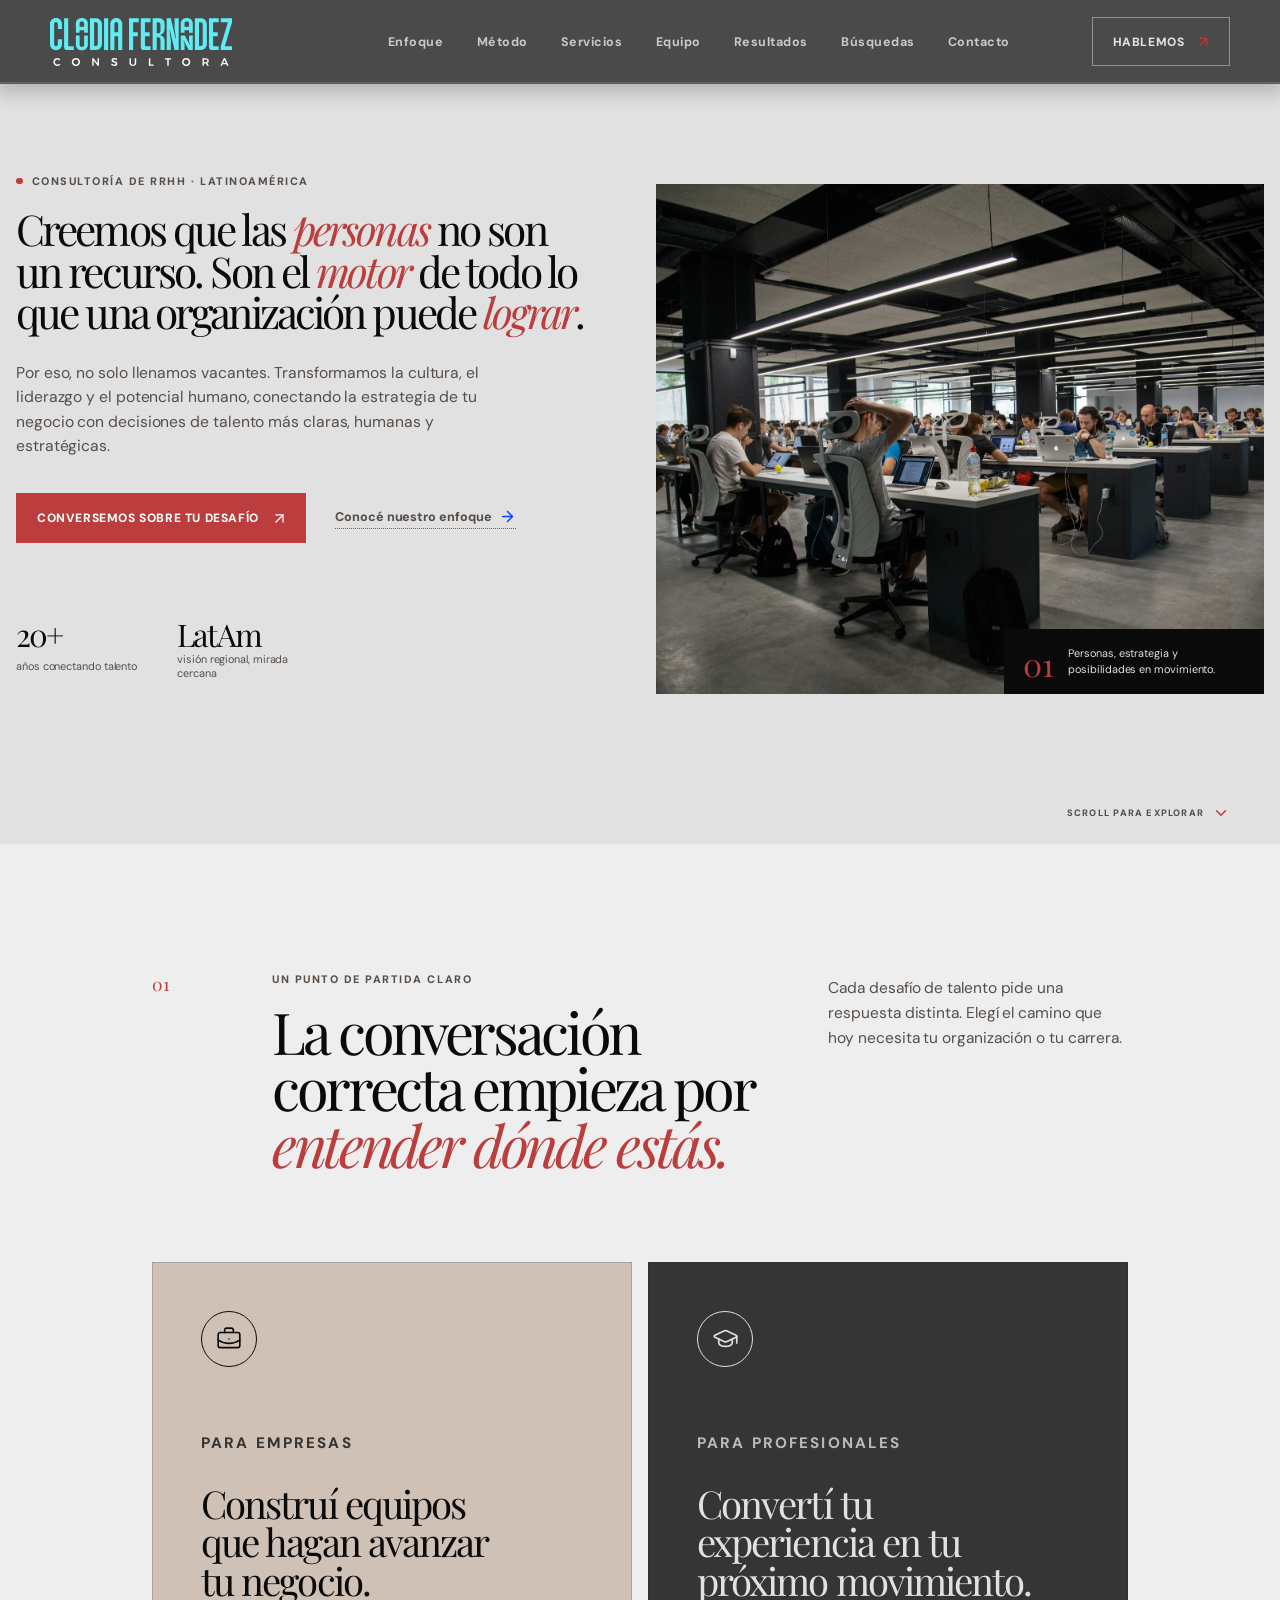
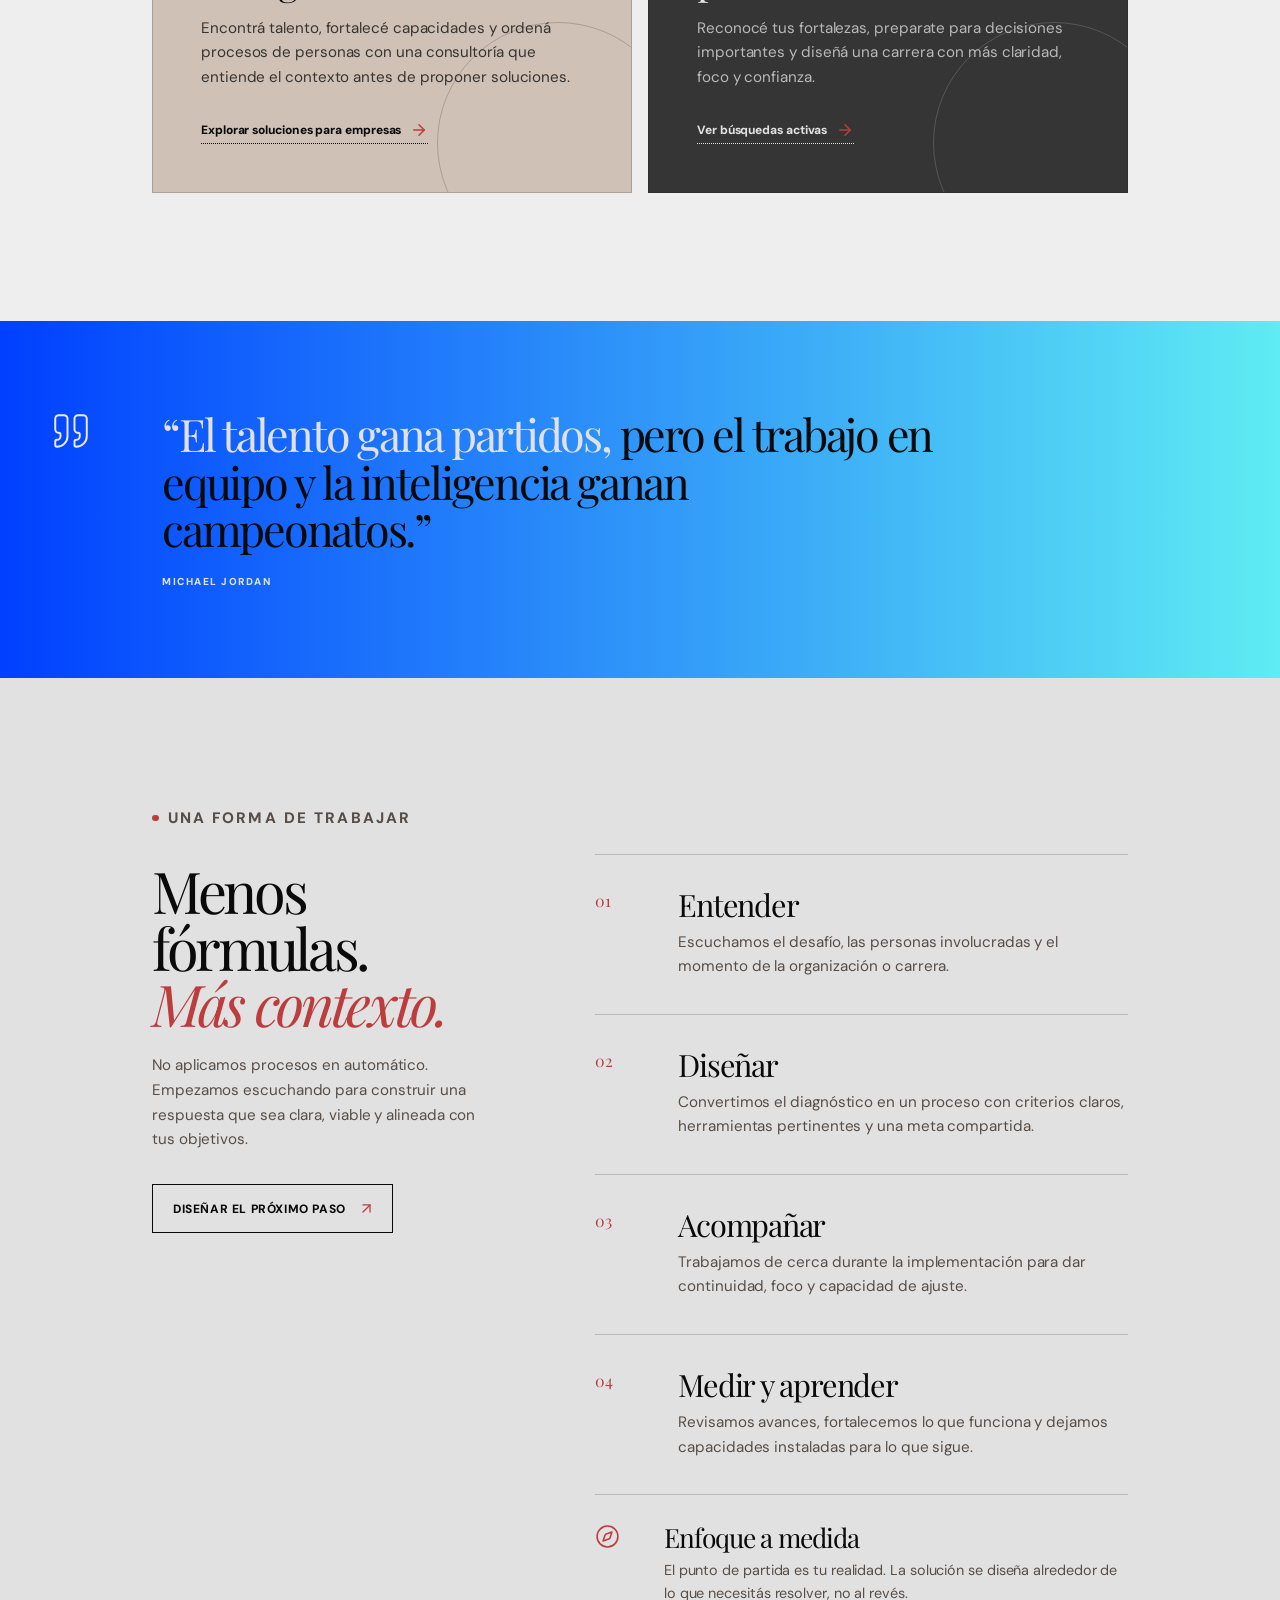
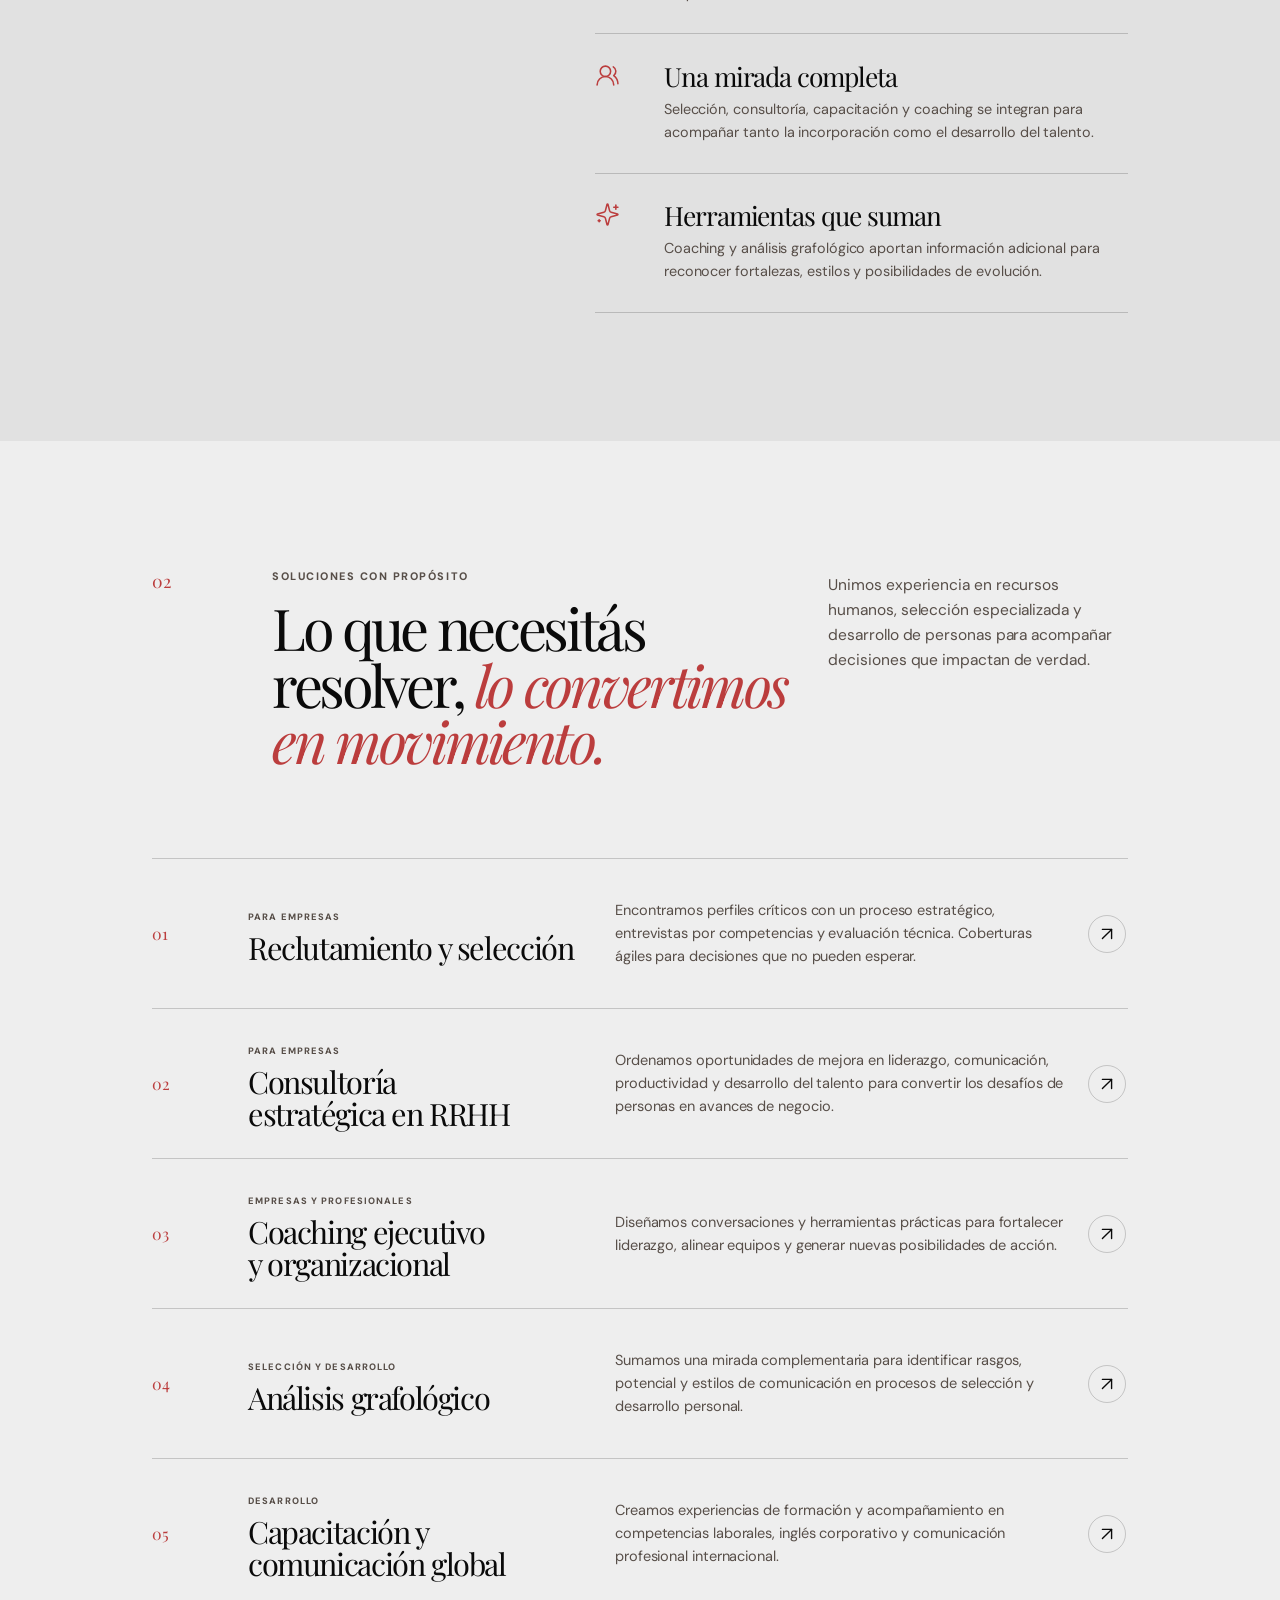
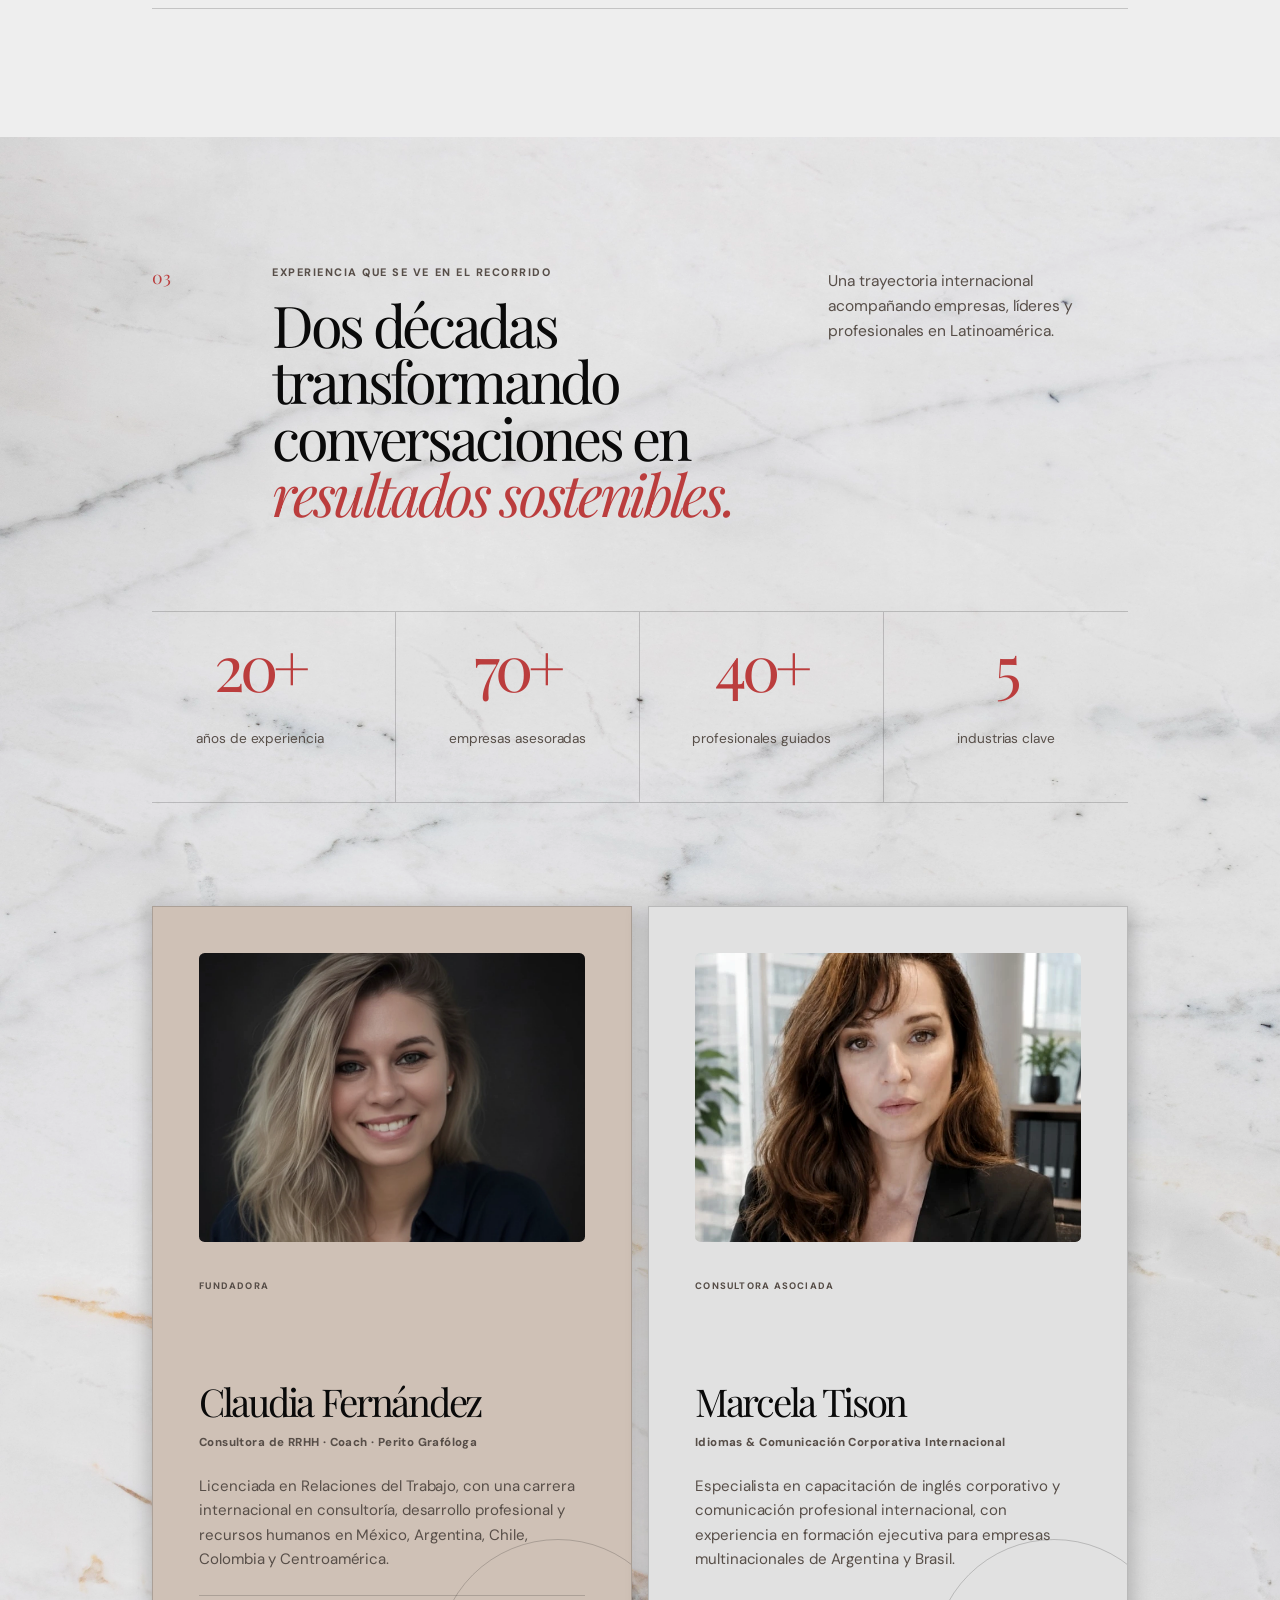
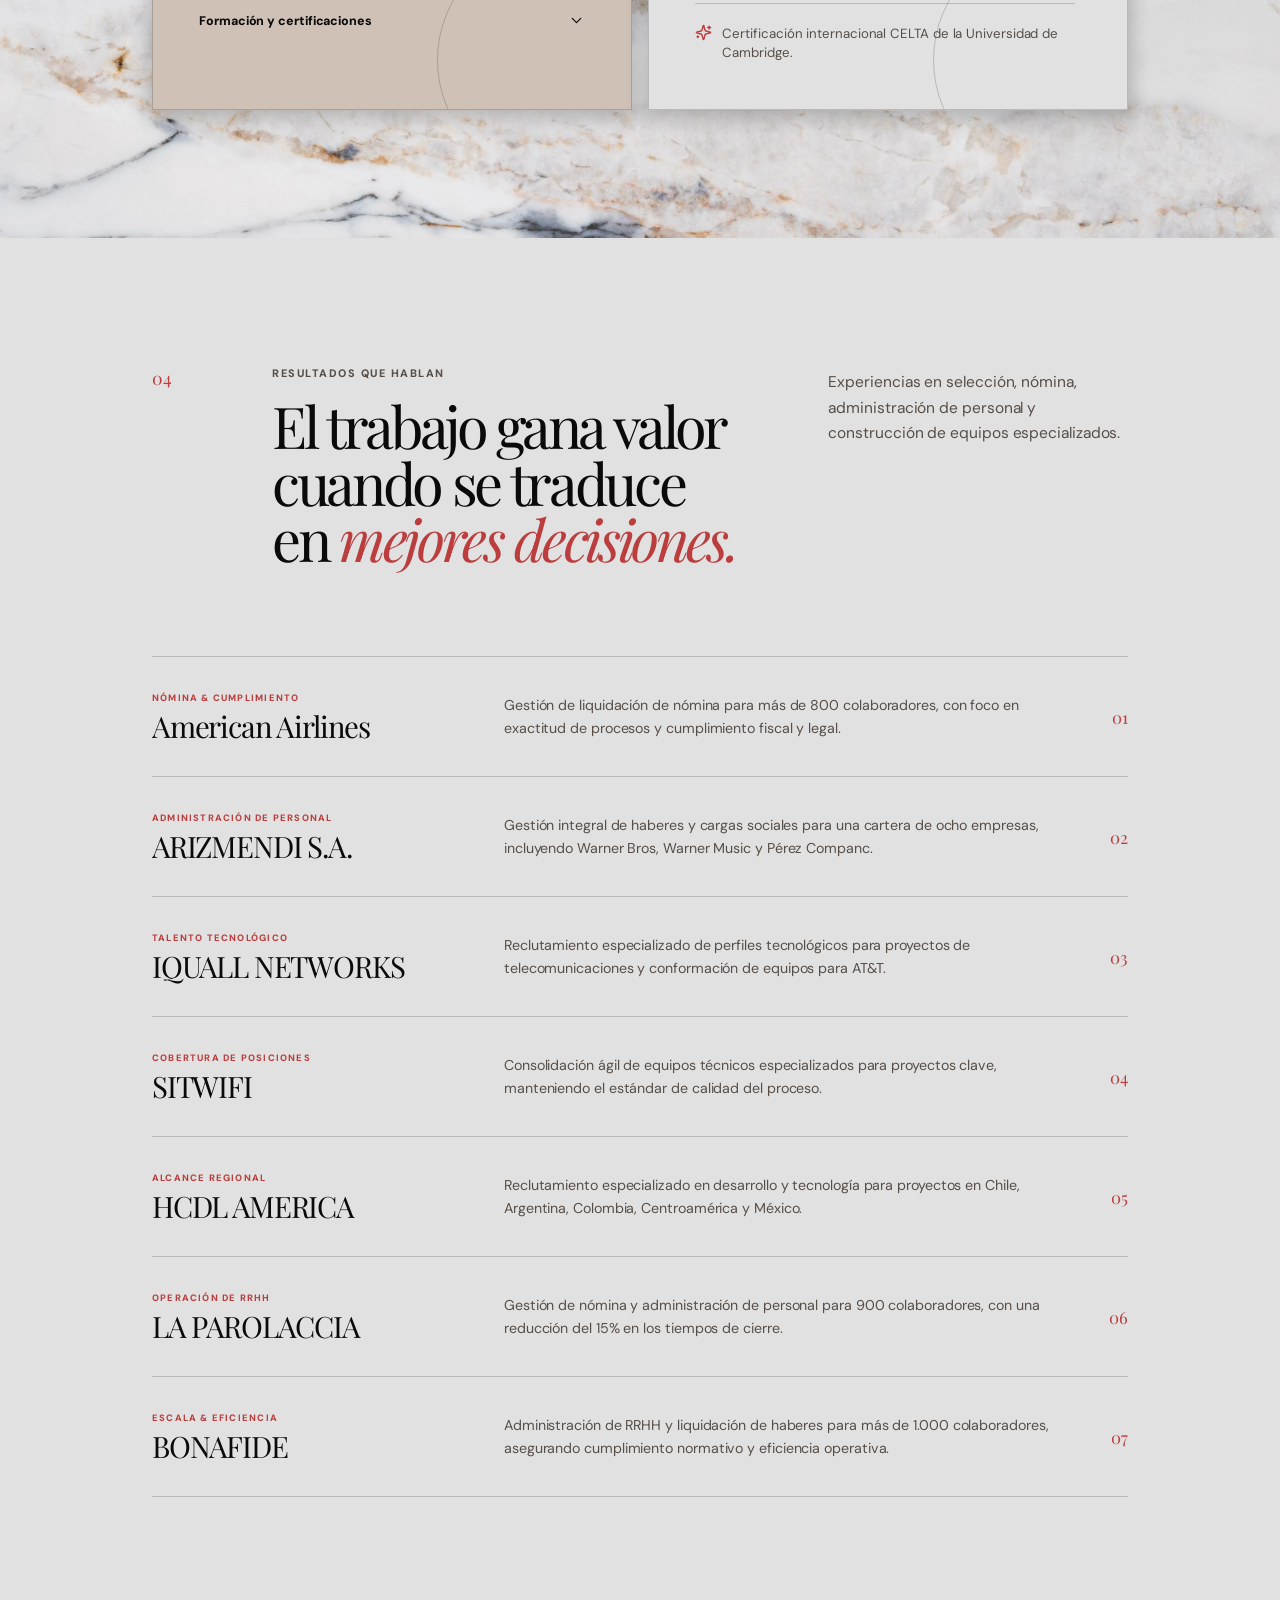
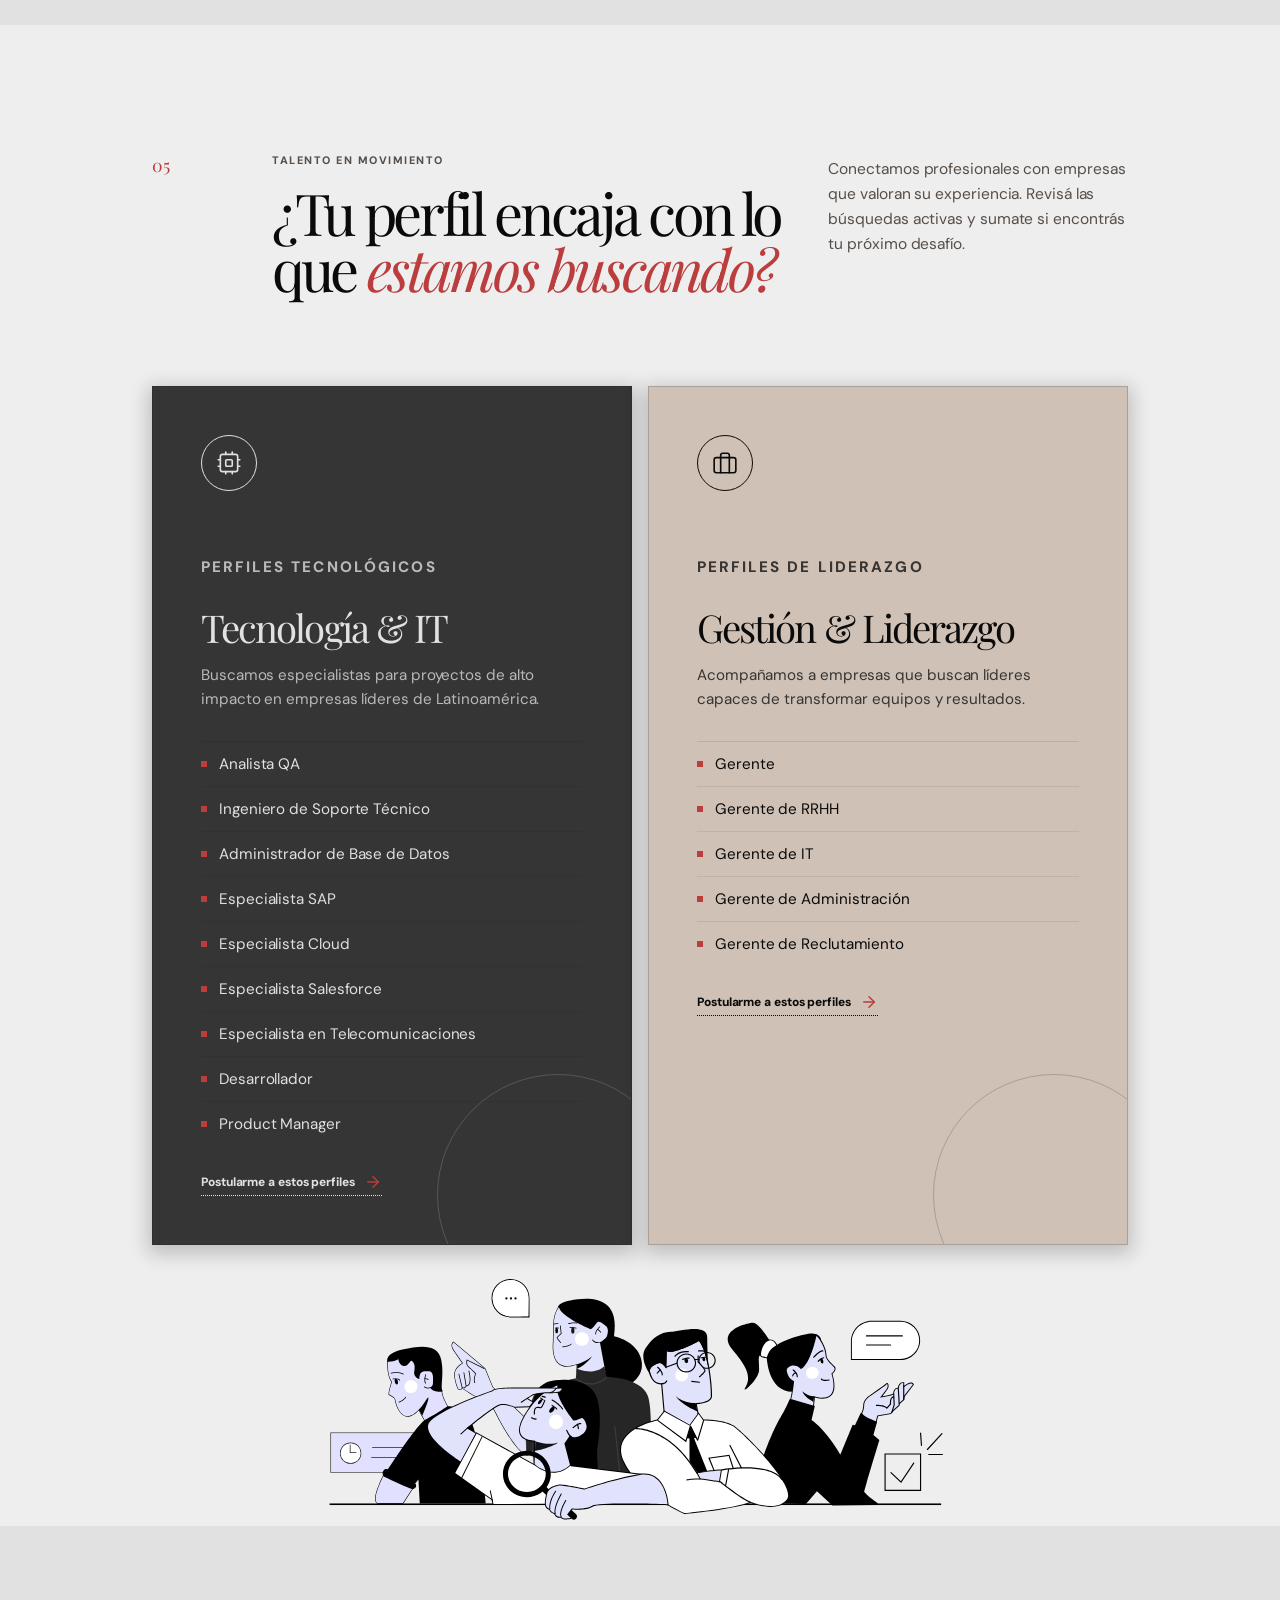
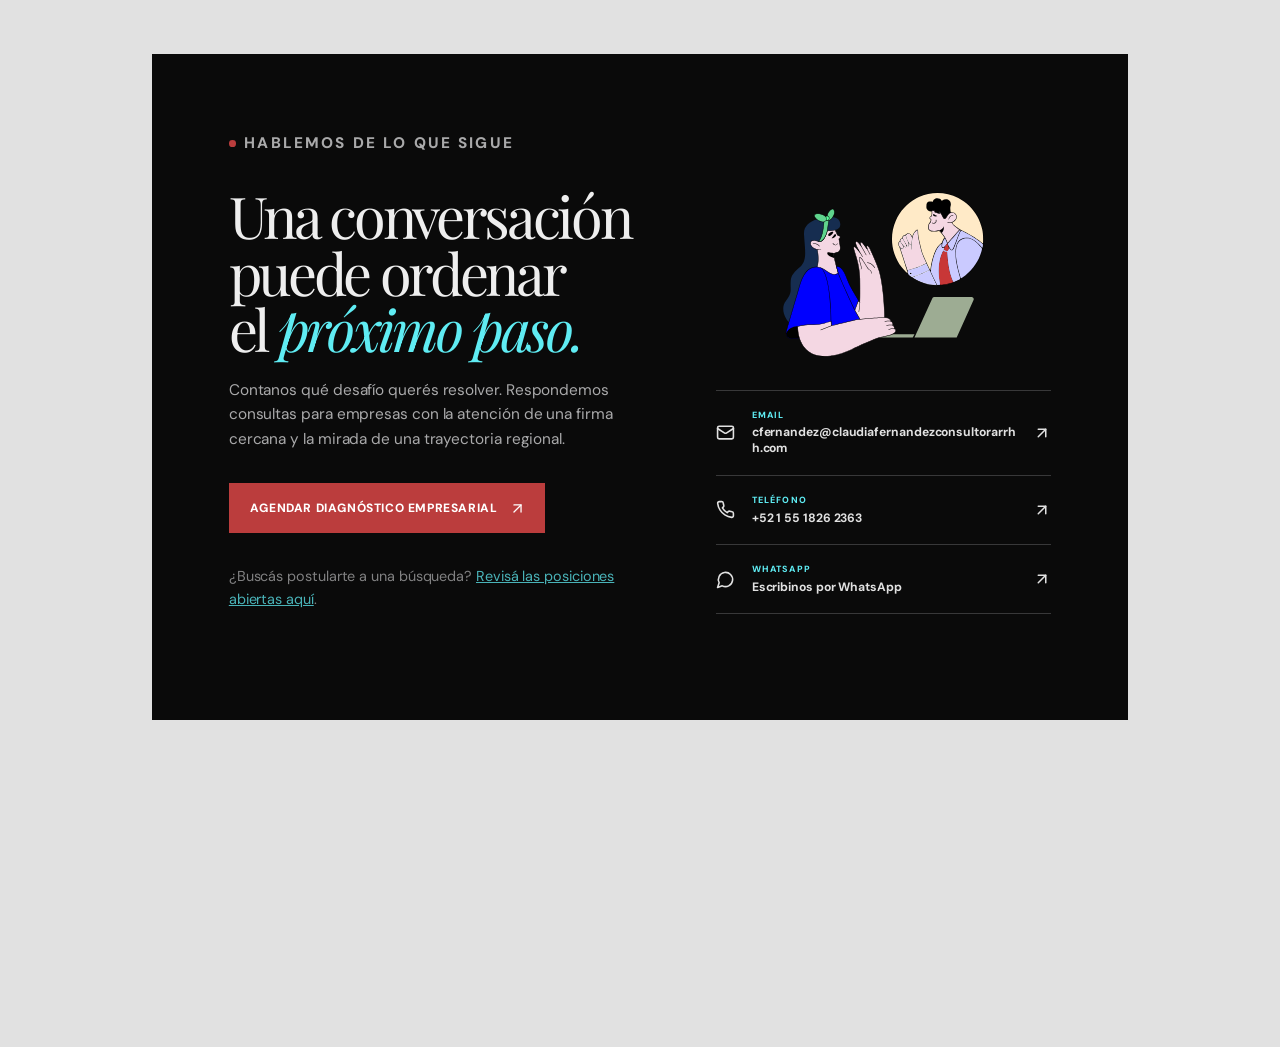
<file: index.html>
<!DOCTYPE html>
<html lang="es">
 <head>
  <meta charset="utf-8"/>
  <meta content="width=device-width, initial-scale=1.0, maximum-scale=5" name="viewport"/>
  <meta content="#f7f5f1" name="theme-color"/>
  <meta content="CF Consultora conecta empresas y profesionales con decisiones de talento más claras, humanas y estratégicas en Latinoamérica." name="description"/>
  <meta content="index, follow" name="robots"/>
  <meta content="website" property="og:type"/>
  <meta content="CF Consultora" property="og:site_name"/>
  <meta content="CF Consultora | Talento, estrategia y desarrollo" property="og:title"/>
  <meta content="Soluciones de RRHH, selección, consultoría y coaching para empresas y profesionales en Latinoamérica." property="og:description"/>
  <meta content="summary" name="twitter:card"/>
  <meta content="CF Consultora | Talento, estrategia y desarrollo" name="twitter:title"/>
  <meta content="Decisiones de talento más claras, humanas y estratégicas." name="twitter:description"/>
  <link href="public/images/logo.svg" rel="icon" type="image/svg+xml"/>
  <link href="public/styles.css" rel="stylesheet"/>
  <title>CF Consultora | Talento, estrategia y desarrollo</title>
 </head>
 <body>
  <div class="site-shell">
   <a class="skip-link" href="#contenido">Ir al contenido</a>
   <div aria-hidden="true" class="reading-progress">
    <span style="width:0%"></span>
   </div>
   
   <header class="site-header glass">
    <a aria-label="CF Consultora — inicio" class="brand" href="#inicio">
     <img alt="" height="42" src="public/images/logo-head.svg" width="42"/>
     <span><strong>CF</strong><em>Consultora</em></span>
    </a>
    <nav aria-label="Navegación principal" class="desktop-nav">
     <a href="#enfoque">Enfoque</a>
     <a href="#metodo">Método</a>
     <a href="#servicios">Servicios</a>
     <a href="#equipo">Equipo</a>
     <a href="#resultados">Resultados</a>
     <a href="#busquedas">Búsquedas</a>
     <a href="#contacto">Contacto</a>
    </nav>
    <div class="header-action">
     <a class="button button-dark" href="#contacto">
      Hablemos
      <svg fill="none" height="15" stroke="currentColor" stroke-linecap="round" stroke-linejoin="round" stroke-width="2" viewBox="0 0 24 24" width="15" xmlns="http://www.w3.org/2000/svg">
       <path d="M7 7h10v10"></path><path d="M7 17 17 7"></path>
      </svg>
     </a>
     <button aria-expanded="false" aria-label="Abrir menú" class="menu-toggle" type="button">
      <svg fill="none" height="22" stroke="currentColor" stroke-linecap="round" stroke-linejoin="round" stroke-width="2" viewBox="0 0 24 24" width="22" xmlns="http://www.w3.org/2000/svg">
       <line x1="4" x2="20" y1="12" y2="12"></line><line x1="4" x2="20" y1="6" y2="6"></line><line x1="4" x2="20" y1="18" y2="18"></line>
      </svg>
     </button>
    </div>
    <div aria-hidden="true" class="mobile-nav">
     <div class="mobile-nav-inner">
      <p class="eyebrow">MENÚ</p>
      <a href="#enfoque" tabindex="-1">Enfoque <svg fill="none" height="18" stroke="var(--brutal-red)" stroke-linecap="round" stroke-linejoin="round" stroke-width="2" viewBox="0 0 24 24" width="18" xmlns="http://www.w3.org/2000/svg">
        <path d="M5 12h14">
        </path>
        <path d="m12 5 7 7-7 7">
        </path>
       </svg></a>
      <a href="#metodo" tabindex="-1">Método <svg fill="none" height="18" stroke="var(--brutal-red)" stroke-linecap="round" stroke-linejoin="round" stroke-width="2" viewBox="0 0 24 24" width="18" xmlns="http://www.w3.org/2000/svg">
        <path d="M5 12h14">
        </path>
        <path d="m12 5 7 7-7 7">
        </path>
       </svg></a>
      <a href="#servicios" tabindex="-1">Servicios <svg fill="none" height="18" stroke="var(--brutal-red)" stroke-linecap="round" stroke-linejoin="round" stroke-width="2" viewBox="0 0 24 24" width="18" xmlns="http://www.w3.org/2000/svg">
        <path d="M5 12h14">
        </path>
        <path d="m12 5 7 7-7 7">
        </path>
       </svg></a>
      <a href="#equipo" tabindex="-1">Equipo <svg fill="none" height="18" stroke="var(--brutal-red)" stroke-linecap="round" stroke-linejoin="round" stroke-width="2" viewBox="0 0 24 24" width="18" xmlns="http://www.w3.org/2000/svg">
        <path d="M5 12h14">
        </path>
        <path d="m12 5 7 7-7 7">
        </path>
       </svg></a>
      <a href="#resultados" tabindex="-1">Resultados <svg fill="none" height="18" stroke="var(--brutal-red)" stroke-linecap="round" stroke-linejoin="round" stroke-width="2" viewBox="0 0 24 24" width="18" xmlns="http://www.w3.org/2000/svg">
        <path d="M5 12h14">
        </path>
        <path d="m12 5 7 7-7 7">
        </path>
       </svg></a>
      <a href="#busquedas" tabindex="-1">Búsquedas activas <svg fill="none" height="18" stroke="var(--brutal-red)" stroke-linecap="round" stroke-linejoin="round" stroke-width="2" viewBox="0 0 24 24" width="18" xmlns="http://www.w3.org/2000/svg">
        <path d="M5 12h14">
        </path>
        <path d="m12 5 7 7-7 7">
        </path>
       </svg></a>
      <a href="#contacto" tabindex="-1">Contacto <svg fill="none" height="18" stroke="var(--brutal-red)" stroke-linecap="round" stroke-linejoin="round" stroke-width="2" viewBox="0 0 24 24" width="18" xmlns="http://www.w3.org/2000/svg">
        <path d="M5 12h14">
        </path>
        <path d="m12 5 7 7-7 7">
        </path>
       </svg></a>
      <a class="button button-primary" href="#contacto"><span>Agendar una conversación</span></a>
     </div>
    </div>
   </header>

   <main id="contenido">
    
    <!-- 1. HERO (THE WHY) -->
    <section class="hero" id="inicio">
     <div class="hero-grid">
      <div class="hero-copy">
       <div class="hero-kicker reveal">
        <span class="kicker-dot"></span>
        CONSULTORÍA DE RRHH · LATINOAMÉRICA
       </div>
       <h1 class="reveal reveal-delay-1">
        Creemos que las <i>personas</i> no son un recurso. Son el <i>motor</i> de todo lo que una organización puede <i>lograr</i>.
       </h1>
       <p class="hero-description reveal reveal-delay-2">
        Por eso, no solo llenamos vacantes. Transformamos la cultura, el liderazgo y el potencial humano, conectando la estrategia de tu negocio con decisiones de talento más claras, humanas y estratégicas.
       </p>
       <div class="hero-actions reveal reveal-delay-3">
        <a class="button button-primary" href="#contacto">
         <span>Conversemos sobre tu desafío</span>
         <svg aria-hidden="true" fill="none" height="17" stroke="currentColor" stroke-linecap="round" stroke-linejoin="round" stroke-width="1.8" viewBox="0 0 24 24" width="17" xmlns="http://www.w3.org/2000/svg">
          <path d="M7 7h10v10"></path><path d="M7 17 17 7"></path>
         </svg>
        </a>
        <a class="quiet-link" href="#enfoque">
         Conocé nuestro enfoque
         <svg fill="none" height="17" stroke="currentColor" stroke-linecap="round" stroke-linejoin="round" stroke-width="2" viewBox="0 0 24 24" width="17" xmlns="http://www.w3.org/2000/svg">
          <path d="M5 12h14"></path><path d="m12 5 7 7-7 7"></path>
         </svg>
        </a>
       </div>
       <div class="hero-proof reveal reveal-delay-4">
        <div><strong>20+</strong><span>años conectando talento</span></div>
        <div><strong>LatAm</strong><span>visión regional, mirada cercana</span></div>
       </div>
      </div>
      <div class="hero-art reveal reveal-delay-2">
       <div class="hero-art-frame">
        <img alt="Pasillo moderno con una profesional en movimiento" src="public/images/office.webp"/>
       </div>
       <div class="hero-art-note">
        <span>01</span>
        <p>Personas, estrategia y posibilidades en movimiento.</p>
       </div>
      </div>
     </div>
     <a aria-label="Bajar a la siguiente sección" class="scroll-cue" href="#enfoque">
      <span>SCROLL PARA EXPLORAR</span>
      <svg aria-hidden="true" fill="none" height="18" stroke="currentColor" stroke-linecap="round" stroke-linejoin="round" stroke-width="2" viewBox="0 0 24 24" width="18" xmlns="http://www.w3.org/2000/svg">
       <path d="m6 9 6 6 6-6"></path>
      </svg>
     </a>
    </section>
    
    <!-- 2. ENFOQUE (PUENTE) -->
    <section class="audiences section-padding" id="enfoque">
     <div class="content-wrap">
      <div class="section-heading reveal">
       <div aria-hidden="true" class="section-number">01</div>
       <div>
        <p class="eyebrow">UN PUNTO DE PARTIDA CLARO</p>
        <h2>La conversación correcta empieza por <i>entender dónde estás.</i></h2>
       </div>
       <p class="section-intro">Cada desafío de talento pide una respuesta distinta. Elegí el camino que hoy necesita tu organización o tu carrera.</p>
      </div>
      <div class="audience-grid">
       <article class="audience-card audience-card-business reveal">
        <div class="audience-icon">
         <svg fill="none" height="26" stroke="currentColor" stroke-linecap="round" stroke-linejoin="round" stroke-width="1.5" viewBox="0 0 24 24" width="26" xmlns="http://www.w3.org/2000/svg">
          <path d="M12 12h.01"></path><path d="M16 6V4a2 2 0 0 0-2-2h-4a2 2 0 0 0-2 2v2"></path><path d="M22 13a18.15 18.15 0 0 1-20 0"></path><rect height="14" rx="2" width="20" x="2" y="6"></rect>
         </svg>
        </div>
        <p class="eyebrow">PARA EMPRESAS</p>
        <h3>Construí equipos que hagan avanzar tu negocio.</h3>
        <p>Encontrá talento, fortalecé capacidades y ordená procesos de personas con una consultoría que entiende el contexto antes de proponer soluciones.</p>
        <a class="card-link" href="#servicios">Explorar soluciones para empresas <svg fill="none" height="18" stroke="currentColor" stroke-linecap="round" stroke-linejoin="round" stroke-width="2" viewBox="0 0 24 24" width="18" xmlns="http://www.w3.org/2000/svg"><path d="M5 12h14"></path><path d="m12 5 7 7-7 7"></path></svg></a>
       </article>
       <article class="audience-card audience-card-career reveal reveal-delay-1">
        <div class="audience-icon">
         <svg fill="none" height="27" stroke="currentColor" stroke-linecap="round" stroke-linejoin="round" stroke-width="1.5" viewBox="0 0 24 24" width="27" xmlns="http://www.w3.org/2000/svg">
          <path d="M21.42 10.922a1 1 0 0 0-.019-1.838L12.83 5.18a2 2 0 0 0-1.66 0L2.6 9.08a1 1 0 0 0 0 1.832l8.57 3.908a2 2 0 0 0 1.66 0z"></path><path d="M22 10v6"></path><path d="M6 12.5V16a6 3 0 0 0 12 0v-3.5"></path>
         </svg>
        </div>
        <p class="eyebrow">PARA PROFESIONALES</p>
        <h3>Convertí tu experiencia en tu próximo movimiento.</h3>
        <p>Reconocé tus fortalezas, preparate para decisiones importantes y diseñá una carrera con más claridad, foco y confianza.</p>
        <a class="card-link" href="#busquedas">Ver búsquedas activas <svg fill="none" height="18" stroke="currentColor" stroke-linecap="round" stroke-linejoin="round" stroke-width="2" viewBox="0 0 24 24" width="18" xmlns="http://www.w3.org/2000/svg"><path d="M5 12h14"></path><path d="m12 5 7 7-7 7"></path></svg></a>
       </article>
      </div>
     </div>
    </section>
    
    <!-- CITA -->
    <section class="statement-band">
     <div class="content-wrap statement-content reveal">
      <svg aria-hidden="true" fill="none" height="42" stroke="currentColor" stroke-linecap="round" stroke-linejoin="round" stroke-width="1.1" viewBox="0 0 24 24" width="42" xmlns="http://www.w3.org/2000/svg">
       <path d="M16 3a2 2 0 0 0-2 2v6a2 2 0 0 0 2 2 1 1 0 0 1 1 1v1a2 2 0 0 1-2 2 1 1 0 0 0-1 1v2a1 1 0 0 0 1 1 6 6 0 0 0 6-6V5a2 2 0 0 0-2-2z"></path>
       <path d="M5 3a2 2 0 0 0-2 2v6a2 2 0 0 0 2 2 1 1 0 0 1 1 1v1a2 2 0 0 1-2 2 1 1 0 0 0-1 1v2a1 1 0 0 0 1 1 6 6 0 0 0 6-6V5a2 2 0 0 0-2-2z"></path>
      </svg>
      <p><span>&ldquo;El talento gana partidos,</span> pero el trabajo en equipo y la inteligencia ganan campeonatos.&rdquo;</p>
      <small>MICHAEL JORDAN</small>
     </div>
    </section>
    
    <!-- 3. MÉTODO + DIFERENCIAL (THE HOW) -->
    <section class="method section-padding" id="metodo">      
     <div class="content-wrap method-layout">
      <div class="method-intro reveal">
       <p class="eyebrow"><span class="kicker-dot"></span>UNA FORMA DE TRABAJAR</p>
       <h2>Menos fórmulas. <i>Más contexto.</i></h2>
       <p>No aplicamos procesos en automático. Empezamos escuchando para construir una respuesta que sea clara, viable y alineada con tus objetivos.</p>
       <a class="button button-secondary" href="#contacto">
        <span>Diseñar el próximo paso</span>
        <svg aria-hidden="true" fill="none" height="17" stroke="currentColor" stroke-linecap="round" stroke-linejoin="round" stroke-width="1.8" viewBox="0 0 24 24" width="17" xmlns="http://www.w3.org/2000/svg">
         <path d="M7 7h10v10"></path><path d="M7 17 17 7"></path>
        </svg>
       </a>
      </div>
      
      <!-- CONTENIDO APILADO VERTICALMENTE -->
      <div style="margin-top: 3rem;">
       <!-- PASOS DEL MÉTODO -->
       <ol class="method-steps">
        <li class="reveal"><span>01</span><div><h3>Entender</h3><p>Escuchamos el desafío, las personas involucradas y el momento de la organización o carrera.</p></div></li>
        <li class="reveal reveal-delay-1"><span>02</span><div><h3>Diseñar</h3><p>Convertimos el diagnóstico en un proceso con criterios claros, herramientas pertinentes y una meta compartida.</p></div></li>
        <li class="reveal reveal-delay-2"><span>03</span><div><h3>Acompañar</h3><p>Trabajamos de cerca durante la implementación para dar continuidad, foco y capacidad de ajuste.</p></div></li>
        <li class="reveal reveal-delay-3"><span>04</span><div><h3>Medir y aprender</h3><p>Revisamos avances, fortalecemos lo que funciona y dejamos capacidades instaladas para lo que sigue.</p></div></li>
       </ol>
       <!-- DIFERENCIAL (FUSIONADO) -->
       <div class="difference-list">
        <article class="reveal">
         <svg fill="none" height="25" stroke="currentColor" stroke-linecap="round" stroke-linejoin="round" stroke-width="1.5" viewBox="0 0 24 24" width="25" xmlns="http://www.w3.org/2000/svg">
          <path d="m16.24 7.76-1.804 5.411a2 2 0 0 1-1.265 1.265L7.76 16.24l1.804-5.411a2 2 0 0 1 1.265-1.265z"></path><circle cx="12" cy="12" r="10"></circle>
         </svg>
         <div><h3>Enfoque a medida</h3><p>El punto de partida es tu realidad. La solución se diseña alrededor de lo que necesitás resolver, no al revés.</p></div>
        </article>
        <article class="reveal reveal-delay-1">
         <svg fill="none" height="25" stroke="currentColor" stroke-linecap="round" stroke-linejoin="round" stroke-width="1.5" viewBox="0 0 24 24" width="25" xmlns="http://www.w3.org/2000/svg">
          <path d="M18 21a8 8 0 0 0-16 0"></path><circle cx="10" cy="8" r="5"></circle><path d="M22 20c0-3.37-2-6.5-4-8a5 5 0 0 0-.45-8.3"></path>
         </svg>
         <div><h3>Una mirada completa</h3><p>Selección, consultoría, capacitación y coaching se integran para acompañar tanto la incorporación como el desarrollo del talento.</p></div>
        </article>
        <article class="reveal reveal-delay-2">
         <svg fill="none" height="25" stroke="currentColor" stroke-linecap="round" stroke-linejoin="round" stroke-width="1.5" viewBox="0 0 24 24" width="25" xmlns="http://www.w3.org/2000/svg">
          <path d="M9.937 15.5A2 2 0 0 0 8.5 14.063l-6.135-1.582a.5.5 0 0 1 0-.962L8.5 9.936A2 2 0 0 0 9.937 8.5l1.582-6.135a.5.5 0 0 1 .963 0L14.063 8.5A2 2 0 0 0 15.5 9.937l6.135 1.581a.5.5 0 0 1 0 .964L15.5 14.063a2 2 0 0 0-1.437 1.437l-1.582 6.135a.5.5 0 0 1-.963 0z"></path><path d="M20 3v4"></path><path d="M22 5h-4"></path><path d="M4 17v2"></path><path d="M5 18H3"></path>
         </svg>
         <div><h3>Herramientas que suman</h3><p>Coaching y análisis grafológico aportan información adicional para reconocer fortalezas, estilos y posibilidades de evolución.</p></div>
        </article>
       </div>

      </div>
     </div>
    </section>
    
    <!-- 4. SERVICIOS (THE WHAT) -->
    <section class="services section-padding" id="servicios">
     <div class="content-wrap">
      <div class="section-heading reveal">
       <div aria-hidden="true" class="section-number">02</div>
       <div>
        <p class="eyebrow">SOLUCIONES CON PROPÓSITO</p>
        <h2>Lo que necesitás resolver, <i>lo convertimos en movimiento.</i></h2>
       </div>
       <p class="section-intro">Unimos experiencia en recursos humanos, selección especializada y desarrollo de personas para acompañar decisiones que impactan de verdad.</p>
      </div>
      <div class="services-list">
       <article class="service-row reveal reveal-delay-0">
        <span class="service-number">01</span>
        <div class="service-main"><span class="service-tag">PARA EMPRESAS</span><h3>Reclutamiento y selección</h3></div>
        <p>Encontramos perfiles críticos con un proceso estratégico, entrevistas por competencias y evaluación técnica. Coberturas ágiles para decisiones que no pueden esperar.</p>
        <a aria-label="Consultar sobre Reclutamiento y selección" class="service-arrow" href="#contacto"><svg fill="none" height="22" stroke="currentColor" stroke-linecap="round" stroke-linejoin="round" stroke-width="1.5" viewBox="0 0 24 24" width="22" xmlns="http://www.w3.org/2000/svg"><path d="M7 7h10v10"></path><path d="M7 17 17 7"></path></svg></a>
       </article>
       <article class="service-row reveal reveal-delay-1">
        <span class="service-number">02</span>
        <div class="service-main"><span class="service-tag">PARA EMPRESAS</span><h3>Consultoría estratégica en RRHH</h3></div>
        <p>Ordenamos oportunidades de mejora en liderazgo, comunicación, productividad y desarrollo del talento para convertir los desafíos de personas en avances de negocio.</p>
        <a aria-label="Consultar sobre Consultoría estratégica en RRHH" class="service-arrow" href="#contacto"><svg fill="none" height="22" stroke="currentColor" stroke-linecap="round" stroke-linejoin="round" stroke-width="1.5" viewBox="0 0 24 24" width="22" xmlns="http://www.w3.org/2000/svg"><path d="M7 7h10v10"></path><path d="M7 17 17 7"></path></svg></a>
       </article>
       <article class="service-row reveal reveal-delay-2">
        <span class="service-number">03</span>
        <div class="service-main"><span class="service-tag">EMPRESAS Y PROFESIONALES</span><h3>Coaching ejecutivo y organizacional</h3></div>
        <p>Diseñamos conversaciones y herramientas prácticas para fortalecer liderazgo, alinear equipos y generar nuevas posibilidades de acción.</p>
        <a aria-label="Consultar sobre Coaching ejecutivo y organizacional" class="service-arrow" href="#contacto"><svg fill="none" height="22" stroke="currentColor" stroke-linecap="round" stroke-linejoin="round" stroke-width="1.5" viewBox="0 0 24 24" width="22" xmlns="http://www.w3.org/2000/svg"><path d="M7 7h10v10"></path><path d="M7 17 17 7"></path></svg></a>
       </article>
       <article class="service-row reveal reveal-delay-3">
        <span class="service-number">04</span>
        <div class="service-main"><span class="service-tag">SELECCIÓN Y DESARROLLO</span><h3>Análisis grafológico</h3></div>
        <p>Sumamos una mirada complementaria para identificar rasgos, potencial y estilos de comunicación en procesos de selección y desarrollo personal.</p>
        <a aria-label="Consultar sobre Análisis grafológico" class="service-arrow" href="#contacto"><svg fill="none" height="22" stroke="currentColor" stroke-linecap="round" stroke-linejoin="round" stroke-width="1.5" viewBox="0 0 24 24" width="22" xmlns="http://www.w3.org/2000/svg"><path d="M7 7h10v10"></path><path d="M7 17 17 7"></path></svg></a>
       </article>
       <article class="service-row reveal reveal-delay-0">
        <span class="service-number">05</span>
        <div class="service-main"><span class="service-tag">DESARROLLO</span><h3>Capacitación y comunicación global</h3></div>
        <p>Creamos experiencias de formación y acompañamiento en competencias laborales, inglés corporativo y comunicación profesional internacional.</p>
        <a aria-label="Consultar sobre Capacitación y comunicación global" class="service-arrow" href="#contacto"><svg fill="none" height="22" stroke="currentColor" stroke-linecap="round" stroke-linejoin="round" stroke-width="1.5" viewBox="0 0 24 24" width="22" xmlns="http://www.w3.org/2000/svg"><path d="M7 7h10v10"></path><path d="M7 17 17 7"></path></svg></a>
       </article>
      </div>
     </div>
    </section>
    
    <!-- 5. EXPERIENCIA / EQUIPO (THE WHO) -->
    <section class="experience section-padding" id="experiencia">
     <div class="content-wrap">
      <div class="section-heading reveal">
       <div aria-hidden="true" class="section-number">03</div>
       <div>
        <p class="eyebrow">EXPERIENCIA QUE SE VE EN EL RECORRIDO</p>
        <h2>Dos décadas transformando conversaciones en <i>resultados sostenibles.</i></h2>
       </div>
       <p class="section-intro">Una trayectoria internacional acompañando empresas, líderes y profesionales en Latinoamérica.</p>
      </div>
      <div class="metrics-grid">
       <div class="metric reveal reveal-delay-0"><strong>20+</strong><span>años de experiencia</span></div>
       <div class="metric reveal reveal-delay-1"><strong>70+</strong><span>empresas asesoradas</span></div>
       <div class="metric reveal reveal-delay-2"><strong>40+</strong><span>profesionales guiados</span></div>
       <div class="metric reveal reveal-delay-3"><strong>5</strong><span>industrias clave</span></div>
      </div>
      <div class="team-grid" id="equipo">        
       <article class="profile-card claudia-card reveal glass">
        <img alt="Retrato de Claudia Fernández" class="profile-portrait portrait-claudia" src="public/images/claudia_fernandez.webp"/>
        <div class="profile-topline"><span>FUNDADORA</span></div>
        <h3>Claudia Fernández</h3>
        <p class="profile-role">Consultora de RRHH · Coach · Perito Grafóloga</p>
        <p>Licenciada en Relaciones del Trabajo, con una carrera internacional en consultoría, desarrollo profesional y recursos humanos en México, Argentina, Chile, Colombia y Centroamérica.</p>
        <details>
         <summary>Formación y certificaciones <svg aria-hidden="true" fill="none" height="17" stroke="currentColor" stroke-linecap="round" stroke-linejoin="round" stroke-width="1.7" viewBox="0 0 24 24" width="17" xmlns="http://www.w3.org/2000/svg"><path d="m6 9 6 6 6-6"></path></svg></summary>
         <ul>
          <li><svg fill="none" height="14" stroke="currentColor" stroke-linecap="round" stroke-linejoin="round" stroke-width="2" viewBox="0 0 24 24" width="14" xmlns="http://www.w3.org/2000/svg"><path d="M20 6 9 17l-5-5"></path></svg> Licenciada en Relaciones del Trabajo (UBA)</li>
          <li><svg fill="none" height="14" stroke="currentColor" stroke-linecap="round" stroke-linejoin="round" stroke-width="2" viewBox="0 0 24 24" width="14" xmlns="http://www.w3.org/2000/svg"><path d="M20 6 9 17l-5-5"></path></svg> Posgrado en Conducción de Recursos Humanos (UCA)</li>
          <li><svg fill="none" height="14" stroke="currentColor" stroke-linecap="round" stroke-linejoin="round" stroke-width="2" viewBox="0 0 24 24" width="14" xmlns="http://www.w3.org/2000/svg"><path d="M20 6 9 17l-5-5"></path></svg> Perito Grafóloga Certificada</li>
          <li><svg fill="none" height="14" stroke="currentColor" stroke-linecap="round" stroke-linejoin="round" stroke-width="2" viewBox="0 0 24 24" width="14" xmlns="http://www.w3.org/2000/svg"><path d="M20 6 9 17l-5-5"></path></svg> Coach Profesional Ontológico</li>
          <li><svg fill="none" height="14" stroke="currentColor" stroke-linecap="round" stroke-linejoin="round" stroke-width="2" viewBox="0 0 24 24" width="14" xmlns="http://www.w3.org/2000/svg"><path d="M20 6 9 17l-5-5"></path></svg> Certificación en Estándar de Competencia ECO366 — ICEMéxico</li>
          <li><svg fill="none" height="14" stroke="currentColor" stroke-linecap="round" stroke-linejoin="round" stroke-width="2" viewBox="0 0 24 24" width="14" xmlns="http://www.w3.org/2000/svg"><path d="M20 6 9 17l-5-5"></path></svg> EC0076 — Evaluación de la competencia de candidatos</li>
          <li><svg fill="none" height="14" stroke="currentColor" stroke-linecap="round" stroke-linejoin="round" stroke-width="2" viewBox="0 0 24 24" width="14" xmlns="http://www.w3.org/2000/svg"><path d="M20 6 9 17l-5-5"></path></svg> EC0217.01 — Impartición de cursos de formación del capital humano</li>
         </ul>
        </details>
       </article>
       <article class="profile-card marcela-card reveal reveal-delay-1 glass">
        <img alt="Retrato de Marcela Tison" class="profile-portrait portrait-marcela" src="public/images/marcela-tison.webp"/>
        <div class="profile-topline"><span>CONSULTORA ASOCIADA</span></div>
        <h3>Marcela Tison</h3>
        <p class="profile-role">Idiomas & Comunicación Corporativa Internacional</p>
        <p>Especialista en capacitación de inglés corporativo y comunicación profesional internacional, con experiencia en formación ejecutiva para empresas multinacionales de Argentina y Brasil.</p>
        <div class="profile-note">
         <svg fill="none" height="17" stroke="currentColor" stroke-linecap="round" stroke-linejoin="round" stroke-width="2" viewBox="0 0 24 24" width="17" xmlns="http://www.w3.org/2000/svg"><path d="M9.937 15.5A2 2 0 0 0 8.5 14.063l-6.135-1.582a.5.5 0 0 1 0-.962L8.5 9.936A2 2 0 0 0 9.937 8.5l1.582-6.135a.5.5 0 0 1 .963 0L14.063 8.5A2 2 0 0 0 15.5 9.937l6.135 1.581a.5.5 0 0 1 0 .964L15.5 14.063a2 2 0 0 0-1.437 1.437l-1.582 6.135a.5.5 0 0 1-.963 0z"></path><path d="M20 3v4"></path><path d="M22 5h-4"></path><path d="M4 17v2"></path><path d="M5 18H3"></path></svg>
         <span>Certificación internacional CELTA de la Universidad de Cambridge.</span>
        </div>
       </article>
      </div>
     </div>
    </section>
    
    <!-- 6. RESULTADOS (THE PROOF) -->
    <section class="cases section-padding" id="resultados">
     <div class="content-wrap">
      <div class="section-heading reveal">
       <div aria-hidden="true" class="section-number">04</div>
       <div>
        <p class="eyebrow">RESULTADOS QUE HABLAN</p>
        <h2>El trabajo gana valor cuando se traduce en <i>mejores decisiones.</i></h2>
       </div>
       <p class="section-intro">Experiencias en selección, nómina, administración de personal y construcción de equipos especializados.</p>
      </div>
      <div class="case-list">
       <article class="case-row reveal reveal-delay-0"><div><p class="case-category">Nómina & cumplimiento</p><h3>American Airlines</h3></div><p>Gestión de liquidación de nómina para más de 800 colaboradores, con foco en exactitud de procesos y cumplimiento fiscal y legal.</p><span class="case-index">01</span></article>
       <article class="case-row reveal reveal-delay-1"><div><p class="case-category">Administración de personal</p><h3>ARIZMENDI S.A.</h3></div><p>Gestión integral de haberes y cargas sociales para una cartera de ocho empresas, incluyendo Warner Bros, Warner Music y Pérez Companc.</p><span class="case-index">02</span></article>
       <article class="case-row reveal reveal-delay-2"><div><p class="case-category">Talento tecnológico</p><h3>IQUALL NETWORKS</h3></div><p>Reclutamiento especializado de perfiles tecnológicos para proyectos de telecomunicaciones y conformación de equipos para AT&T.</p><span class="case-index">03</span></article>
       <article class="case-row reveal reveal-delay-3"><div><p class="case-category">Cobertura de posiciones</p><h3>SITWIFI</h3></div><p>Consolidación ágil de equipos técnicos especializados para proyectos clave, manteniendo el estándar de calidad del proceso.</p><span class="case-index">04</span></article>
       <article class="case-row reveal reveal-delay-0"><div><p class="case-category">Alcance regional</p><h3>HCDL AMERICA</h3></div><p>Reclutamiento especializado en desarrollo y tecnología para proyectos en Chile, Argentina, Colombia, Centroamérica y México.</p><span class="case-index">05</span></article>
       <article class="case-row reveal reveal-delay-1"><div><p class="case-category">Operación de RRHH</p><h3>LA PAROLACCIA</h3></div><p>Gestión de nómina y administración de personal para 900 colaboradores, con una reducción del 15% en los tiempos de cierre.</p><span class="case-index">06</span></article>
       <article class="case-row reveal reveal-delay-2"><div><p class="case-category">Escala & eficiencia</p><h3>BONAFIDE</h3></div><p>Administración de RRHH y liquidación de haberes para más de 1.000 colaboradores, asegurando cumplimiento normativo y eficiencia operativa.</p><span class="case-index">07</span></article>
      </div>
     </div>
    </section>
    
    <!-- ==========================================
         7. BÚSQUEDAS ACTIVAS (LAYOUT AUDIENCES)
         ========================================== -->
    <section class="section-padding" id="busquedas">
     <div class="content-wrap">
      <div class="section-heading reveal">
       <div aria-hidden="true" class="section-number">05</div>
       <div>
        <p class="eyebrow">TALENTO EN MOVIMIENTO</p>
        <h2>¿Tu perfil encaja con lo que <i>estamos buscando?</i></h2>
       </div>
       <p class="section-intro">
        Conectamos profesionales con empresas que valoran su experiencia. Revisá las búsquedas activas y sumate si encontrás tu próximo desafío.
       </p>
      </div>
      
      <div class="audience-grid">
       
       <!-- CARD 1: TECNOLOGÍA & IT -->
       <article class="audience-card audience-card-career glass reveal">
        <div class="audience-icon">
         <svg fill="none" height="26" stroke="currentColor" stroke-linecap="round" stroke-linejoin="round" stroke-width="1.5" viewBox="0 0 24 24" width="26" xmlns="http://www.w3.org/2000/svg">
          <rect width="16" height="16" x="4" y="4" rx="2"></rect>
          <rect width="6" height="6" x="9" y="9" rx="1"></rect>
          <path d="M15 2v2"></path><path d="M15 20v2"></path><path d="M2 15h2"></path><path d="M2 9h2"></path><path d="M20 15h2"></path><path d="M20 9h2"></path><path d="M9 2v2"></path><path d="M9 20v2"></path>
         </svg>
        </div>
        <p class="eyebrow">PERFILES TECNOLÓGICOS</p>
        <h3>Tecnología & IT</h3>
        <p>Buscamos especialistas para proyectos de alto impacto en empresas líderes de Latinoamérica.</p>
        <ul class="search-positions">
         <li>Analista QA</li>
         <li>Ingeniero de Soporte Técnico</li>
         <li>Administrador de Base de Datos</li>
         <li>Especialista SAP</li>
         <li>Especialista Cloud</li>
         <li>Especialista Salesforce</li>
         <li>Especialista en Telecomunicaciones</li>
         <li>Desarrollador</li>
         <li>Product Manager</li>
        </ul>
        <a class="card-link" href="mailto:cfernandez@claudiafernandezconsultorarrhh.com?subject=Postulación%20-%20Perfiles%20Tecnológicos">
         Postularme a estos perfiles
         <svg fill="none" height="18" stroke="currentColor" stroke-linecap="round" stroke-linejoin="round" stroke-width="2" viewBox="0 0 24 24" width="18" xmlns="http://www.w3.org/2000/svg">
          <path d="M5 12h14"></path><path d="m12 5 7 7-7 7"></path>
         </svg>
        </a>
       </article>

       <!-- CARD 2: GESTIÓN & LIDERAZGO -->
       <article class="audience-card audience-card-business glass reveal reveal-delay-1">
        <div class="audience-icon">
         <svg fill="none" height="26" stroke="currentColor" stroke-linecap="round" stroke-linejoin="round" stroke-width="1.5" viewBox="0 0 24 24" width="26" xmlns="http://www.w3.org/2000/svg">
          <rect width="20" height="14" x="2" y="7" rx="2" ry="2"></rect>
          <path d="M16 21V5a2 2 0 0 0-2-2h-4a2 2 0 0 0-2 2v16"></path>
         </svg>
        </div>
        <p class="eyebrow">PERFILES DE LIDERAZGO</p>
        <h3>Gestión & Liderazgo</h3>
        <p>Acompañamos a empresas que buscan líderes capaces de transformar equipos y resultados.</p>
        <ul class="search-positions">
         <li>Gerente</li>
         <li>Gerente de RRHH</li>
         <li>Gerente de IT</li>
         <li>Gerente de Administración</li>
         <li>Gerente de Reclutamiento</li>
        </ul>
        <a class="card-link" href="mailto:cfernandez@claudiafernandezconsultorarrhh.com?subject=Postulación%20-%20Perfiles%20Gerenciales">
         Postularme a estos perfiles
         <svg fill="none" height="18" stroke="currentColor" stroke-linecap="round" stroke-linejoin="round" stroke-width="2" viewBox="0 0 24 24" width="18" xmlns="http://www.w3.org/2000/svg">
          <path d="M5 12h14"></path><path d="m12 5 7 7-7 7"></path>
         </svg>
        </a>
       </article>

      </div>
     </div>
    </section>

    <!-- 8. CONTACTO (SOLO B2B, LIMPIO) -->
    <section class="contact section-padding" id="contacto">
     <div class="content-wrap contact-card reveal">
      <div class="contact-copy">
       <p class="eyebrow"><span class="kicker-dot"></span>HABLEMOS DE LO QUE SIGUE</p>
       <h2>Una conversación puede ordenar el <i>próximo paso.</i></h2>
       <p>
        Contanos qué desafío querés resolver. Respondemos consultas para empresas con la atención de una firma cercana y la mirada de una trayectoria regional.
       </p>
       <div class="contact-actions">
        <a class="button button-primary" href="mailto:cfernandez@claudiafernandezconsultorarrhh.com?subject=Consulta%20Empresarial%20desde%20el%20sitio%20web">
         <span>Agendar diagnóstico empresarial</span>
         <svg aria-hidden="true" fill="none" height="17" stroke="currentColor" stroke-linecap="round" stroke-linejoin="round" stroke-width="1.8" viewBox="0 0 24 24" width="17" xmlns="http://www.w3.org/2000/svg">
          <path d="M7 7h10v10"></path><path d="M7 17 17 7"></path>
         </svg>
        </a>
       </div>
       <p style="margin-top: 2rem; font-size: 0.9rem; opacity: 0.75;">
        ¿Buscás postularte a una búsqueda? <a href="#busquedas" style="text-decoration: underline;color:var(--light-blue)">Revisá las posiciones abiertas aquí</a>.
       </p>
      </div>
      
      <aside aria-label="Canales de contacto" class="contact-channels">
        <figure><img src="public/images/remote-video-meeting-illustration.svg" alt="Contacto"/></figure>
       <a href="mailto:cfernandez@claudiafernandezconsultorarrhh.com">
        <svg fill="none" height="19" stroke="currentColor" stroke-linecap="round" stroke-linejoin="round" stroke-width="2" viewBox="0 0 24 24" width="19" xmlns="http://www.w3.org/2000/svg"><rect height="16" rx="2" width="20" x="2" y="4"></rect><path d="m22 7-8.97 5.7a1.94 1.94 0 0 1-2.06 0L2 7"></path></svg>
        <span><small>EMAIL</small>cfernandez@claudiafernandezconsultorarrhh.com</span>
        <svg fill="none" height="18" stroke="currentColor" stroke-linecap="round" stroke-linejoin="round" stroke-width="2" viewBox="0 0 24 24" width="18" xmlns="http://www.w3.org/2000/svg"><path d="M7 7h10v10"></path><path d="M7 17 17 7"></path></svg>
       </a>
       <a href="tel:+5215518262363">
        <svg fill="none" height="19" stroke="currentColor" stroke-linecap="round" stroke-linejoin="round" stroke-width="2" viewBox="0 0 24 24" width="19" xmlns="http://www.w3.org/2000/svg"><path d="M22 16.92v3a2 2 0 0 1-2.18 2 19.79 19.79 0 0 1-8.63-3.07 19.5 19.5 0 0 1-6-6 19.79 19.79 0 0 1-3.07-8.67A2 2 0 0 1 4.11 2h3a2 2 0 0 1 2 1.72 12.84 12.84 0 0 0 .7 2.81 2 2 0 0 1-.45 2.11L8.09 9.91a16 16 0 0 0 6 6l1.27-1.27a2 2 0 0 1 2.11-.45 12.84 12.84 0 0 0 2.81.7A2 2 0 0 1 22 16.92z"></path></svg>
        <span><small>TELÉFONO</small>+52 1 55 1826 2363</span>
        <svg fill="none" height="18" stroke="currentColor" stroke-linecap="round" stroke-linejoin="round" stroke-width="2" viewBox="0 0 24 24" width="18" xmlns="http://www.w3.org/2000/svg"><path d="M7 7h10v10"></path><path d="M7 17 17 7"></path></svg>
       </a>
       <a href="https://wa.me/5215518262363" rel="noreferrer" target="_blank">
        <svg fill="none" height="19" stroke="currentColor" stroke-linecap="round" stroke-linejoin="round" stroke-width="2" viewBox="0 0 24 24" width="19" xmlns="http://www.w3.org/2000/svg"><path d="M7.9 20A9 9 0 1 0 4 16.1L2 22Z"></path></svg>
        <span><small>WHATSAPP</small>Escribinos por WhatsApp</span>
        <svg fill="none" height="18" stroke="currentColor" stroke-linecap="round" stroke-linejoin="round" stroke-width="2" viewBox="0 0 24 24" width="18" xmlns="http://www.w3.org/2000/svg"><path d="M7 7h10v10"></path><path d="M7 17 17 7"></path></svg>
       </a>
      </aside>
     </div>
    </section>
   </main>

   <footer class="site-footer" id="legales">
    <div class="content-wrap footer-top">
     <a aria-label="CF Consultora — inicio" class="brand footer-brand" href="#inicio">
      <img alt="" height="42" src="public/images/logo.svg" width="42"/>
      <span><strong>CF</strong><em>Consultora</em></span>
     </a>
     <p>Transformamos empresas y carreras con ética, experiencia y enfoque humano.</p>
     <div class="social-links">
      <a aria-label="LinkedIn de Claudia Fernández" href="https://www.linkedin.com/in/claudia-fernandez-1aa04a14/" rel="noreferrer" target="_blank">
       <svg fill="none" height="18" stroke="currentColor" stroke-linecap="round" stroke-linejoin="round" stroke-width="2" viewBox="0 0 24 24" width="18" xmlns="http://www.w3.org/2000/svg"><path d="M16 8a6 6 0 0 1 6 6v7h-4v-7a2 2 0 0 0-2-2 2 2 0 0 0-2 2v7h-4v-7a6 6 0 0 1 6-6z"></path><rect height="12" width="4" x="2" y="9"></rect><circle cx="4" cy="4" r="2"></circle></svg>
      </a>
      <a aria-label="Instagram de CF Consultora" href="https://www.instagram.com/cfreclutandotalentos" rel="noreferrer" target="_blank">
       <svg fill="none" height="18" stroke="currentColor" stroke-linecap="round" stroke-linejoin="round" stroke-width="2" viewBox="0 0 24 24" width="18" xmlns="http://www.w3.org/2000/svg"><rect height="20" rx="5" ry="5" width="20" x="2" y="2"></rect><path d="M16 11.37A4 4 0 1 1 12.63 8 4 4 0 0 1 16 11.37z"></path><line x1="17.5" x2="17.51" y1="6.5" y2="6.5"></line></svg>
      </a>
      <a aria-label="WhatsApp de CF Consultora" href="https://wa.me/5215518262363" rel="noreferrer" target="_blank">
       <svg fill="none" height="18" stroke="currentColor" stroke-linecap="round" stroke-linejoin="round" stroke-width="2" viewBox="0 0 24 24" width="18" xmlns="http://www.w3.org/2000/svg"><path d="M7.9 20A9 9 0 1 0 4 16.1L2 22Z"></path></svg>
      </a>
     </div>
    </div>
    <div class="content-wrap footer-bottom">
     <span>© 2026 CF Consultora</span>
     <span>Ciudad de México · América Latina</span>
     <div>
      <a href="https://www.claudiafernandezconsultorarrhh.com/#terminos" rel="noreferrer" target="_blank">Términos y condiciones</a>
      <a href="https://www.claudiafernandezconsultorarrhh.com/#privacidad" rel="noreferrer" target="_blank">Privacidad</a>
      <a href="https://www.claudiafernandezconsultorarrhh.com/#aviso-legal" rel="noreferrer" target="_blank">Aviso legal</a>
     </div>
    </div>
   </footer>
  </div>
  <script defer="" src="public/script.js"></script>
 </body>
</html>
</file>
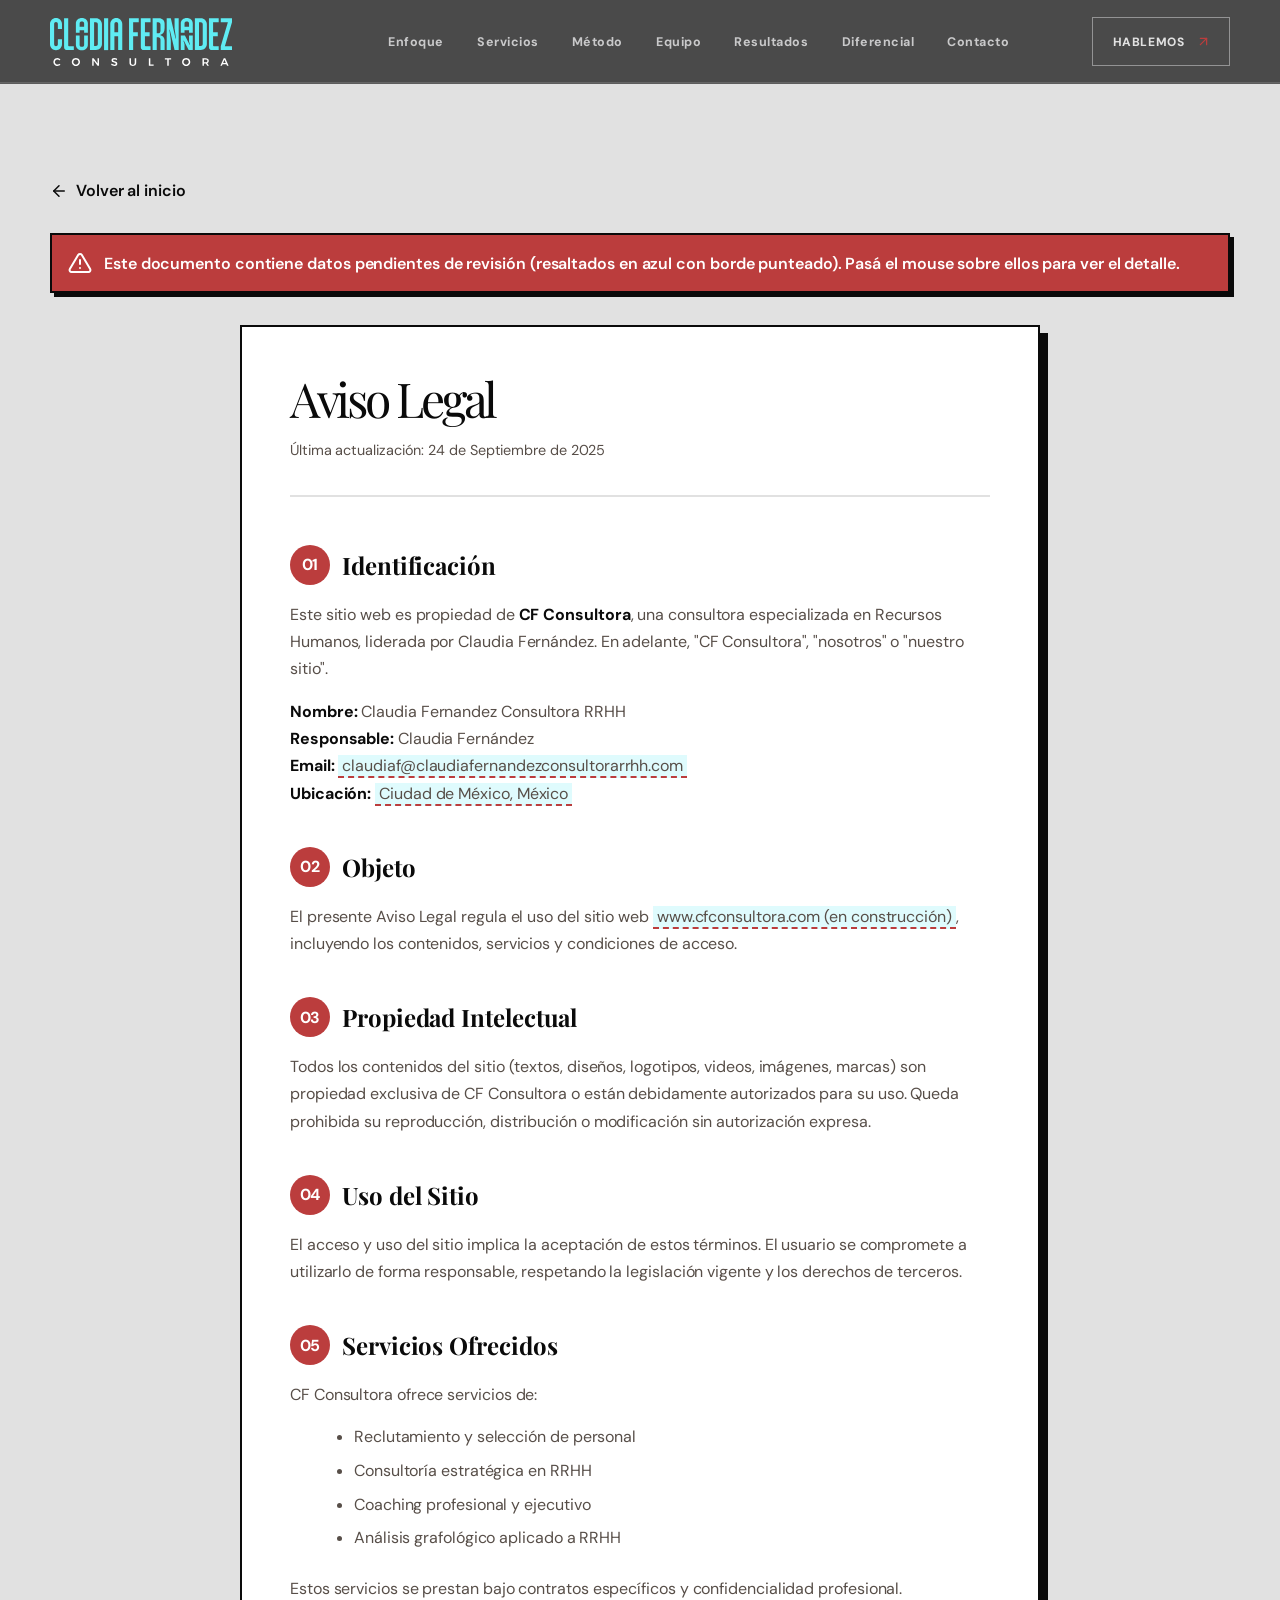
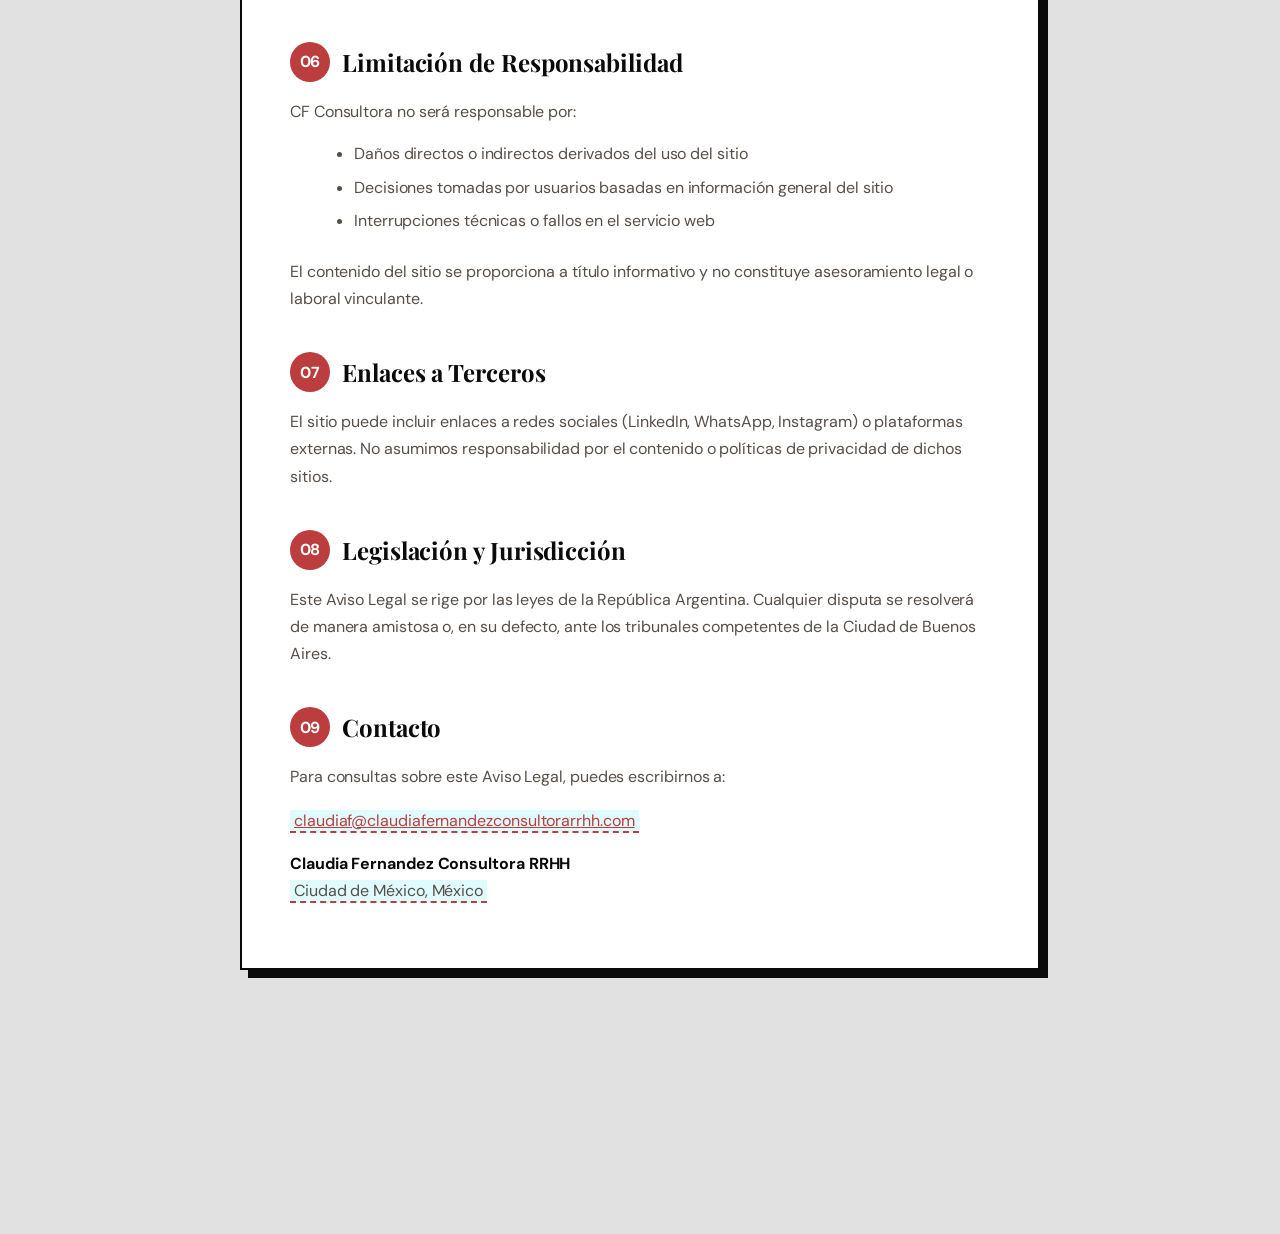
<file: aviso-legal-1.html>
<!DOCTYPE html>
<html lang="es">
<head>
  <meta charset="UTF-8">
  <meta name="viewport" content="width=device-width, initial-scale=1.0">
  <title>Aviso Legal | CF Consultora</title>
  <meta name="description" content="Aviso legal de CF Consultora. Términos y condiciones de uso del sitio web.">
  <link rel="stylesheet" href="public/styles.css">
  <style>
    .legal-page {
      background: var(--light-grey);
      min-height: 100vh;
      padding: 6rem 0 4rem;
    }
    .legal-content {
      max-width: 800px;
      margin: 0 auto;
      padding: 3rem;
      background: white;
      border: 2px solid var(--almost-black);
      box-shadow: 8px 8px 0 var(--almost-black);
    }
    .legal-content h1 {
      font-family: var(--display);
      font-size: clamp(2rem, 5vw, 3rem);
      margin-bottom: 1rem;
      color: var(--almost-black);
    }
    .legal-content .last-updated {
      font-size: 0.9rem;
      color: var(--dark-grey);
      margin-bottom: 3rem;
      padding-bottom: 2rem;
      border-bottom: 2px solid var(--light-grey);
    }
    .legal-content h2 {
      font-family: var(--display);
      font-size: 1.5rem;
      margin: 2.5rem 0 1rem;
      color: var(--almost-black);
      display: flex;
      align-items: center;
      gap: 0.75rem;
    }
    .legal-content h2::before {
      content: attr(data-number);
      display: inline-flex;
      align-items: center;
      justify-content: center;
      width: 40px;
      height: 40px;
      background: var(--brutal-red);
      color: white;
      font-family: var(--body);
      font-size: 1rem;
      font-weight: 700;
      border-radius: 50%;
      flex-shrink: 0;
    }
    .legal-content p {
      margin-bottom: 1rem;
      line-height: 1.7;
      color: var(--dark-grey);
    }
    .legal-content ul {
      margin: 1rem 0 1.5rem 1.5rem;
      color: var(--dark-grey);
    }
    .legal-content li {
      margin-bottom: 0.5rem;
      line-height: 1.6;
    }
    .legal-content strong {
      color: var(--almost-black);
      font-weight: 700;
    }
    .legal-content a {
      color: var(--brutal-red);
      text-decoration: underline;
    }
    .legal-content a:hover {
      color: var(--dark-blue);
    }
    
    /* ⚠️ CLASE PARA RESALTAR DATOS POR REVISAR */
    .pending-review {
      background: rgba(95, 236, 243, 0.2); /* Light-blue sutil */
      border-bottom: 2px dashed var(--brutal-red);
      padding: 0 4px;
      font-family: var(--body);
      cursor: help;
      position: relative;
    }
    .pending-review:hover {
      background: rgba(95, 236, 243, 0.4);
    }
    .pending-review::after {
      content: "⚠ Revisar";
      position: absolute;
      top: -30px;
      left: 50%;
      transform: translateX(-50%);
      background: var(--almost-black);
      color: var(--light-grey);
      padding: 4px 8px;
      border-radius: 4px;
      font-size: 0.75rem;
      white-space: nowrap;
      opacity: 0;
      pointer-events: none;
      transition: opacity 0.2s;
    }
    .pending-review:hover::after {
      opacity: 1;
    }

    /* Banner de advertencia superior */
    .review-banner {
      background: var(--brutal-red);
      color: white;
      padding: 1rem;
      margin-bottom: 2rem;
      border: 2px solid var(--almost-black);
      box-shadow: 4px 4px 0 var(--almost-black);
      font-weight: 600;
      display: flex;
      align-items: center;
      gap: 0.75rem;
    }
    .review-banner svg {
      flex-shrink: 0;
    }

    .back-link {
      display: inline-flex;
      align-items: center;
      gap: 0.5rem;
      margin-bottom: 2rem;
      color: var(--almost-black);
      text-decoration: none;
      font-weight: 600;
      transition: all 0.3s ease;
    }
    .back-link:hover {
      color: var(--brutal-red);
      gap: 0.75rem;
    }

    @media (max-width: 768px) {
      .legal-content {
        padding: 2rem 1.5rem;
        margin: 0 1rem;
      }
      .legal-content h2::before {
        width: 32px;
        height: 32px;
        font-size: 0.85rem;
      }
    }
  </style>
</head>
<body>
  <header class="site-header">
    <a aria-label="CF Consultora — inicio" class="brand" href="index.html">
      <img alt="" height="42" src="public/images/logo-head.svg" width="42"/>
      <span>
        <strong>CF</strong>
        <em>Consultora</em>
      </span>
    </a>
    <nav aria-label="Navegación principal" class="desktop-nav">
      <a href="index.html#enfoque">Enfoque</a>
      <a href="index.html#servicios">Servicios</a>
      <a href="index.html#metodo">Método</a>
      <a href="index.html#equipo">Equipo</a>
      <a href="index.html#resultados">Resultados</a>
      <a href="index.html#diferencial">Diferencial</a>
      <a href="index.html#contacto">Contacto</a>
    </nav>
    <div class="header-action">
      <a class="button button-dark" href="index.html#contacto">
        Hablemos
        <svg class="lucide lucide-arrow-up-right" fill="none" height="15" stroke="currentColor" stroke-linecap="round" stroke-linejoin="round" stroke-width="2" viewBox="0 0 24 24" width="15" xmlns="http://www.w3.org/2000/svg">
          <path d="M7 7h10v10"></path>
          <path d="M7 17 17 7"></path>
        </svg>
      </a>
    </div>
  </header>

  <main class="legal-page">
    <div class="content-wrap">
      <a href="index.html" class="back-link">
        <svg fill="none" height="18" stroke="currentColor" stroke-linecap="round" stroke-linejoin="round" stroke-width="2" viewBox="0 0 24 24" width="18" xmlns="http://www.w3.org/2000/svg">
          <path d="m12 19-7-7 7-7"></path>
          <path d="M19 12H5"></path>
        </svg>
        Volver al inicio
      </a>

      <!-- Banner de advertencia para recordar los pendientes -->
      <div class="review-banner">
        <svg width="24" height="24" viewBox="0 0 24 24" fill="none" stroke="currentColor" stroke-width="2" stroke-linecap="round" stroke-linejoin="round">
          <path d="M10.29 3.86 1.82 18a2 2 0 0 0 1.71 3h16.94a2 2 0 0 0 1.71-3L13.71 3.86a2 2 0 0 0-3.42 0z"/>
          <line x1="12" y1="9" x2="12" y2="13"/>
          <line x1="12" y1="17" x2="12.01" y2="17"/>
        </svg>
        Este documento contiene datos pendientes de revisión (resaltados en azul con borde punteado). Pasá el mouse sobre ellos para ver el detalle.
      </div>

      <div class="legal-content">
        <h1>Aviso Legal</h1>
        <p class="last-updated">Última actualización: 24 de Septiembre de 2025</p>

        <h2 data-number="01">Identificación</h2>
        <p>Este sitio web es propiedad de <strong>CF Consultora</strong>, una consultora especializada en Recursos Humanos, liderada por Claudia Fernández. En adelante, "CF Consultora", "nosotros" o "nuestro sitio".</p>
        <p><strong>Nombre:</strong> Claudia Fernandez Consultora RRHH<br>
          <strong>Responsable:</strong> Claudia Fernández<br>
          <strong>Email:</strong> <span class="pending-review" title="Verificar si este es el email definitivo para el sitio web">claudiaf@claudiafernandezconsultorarrhh.com</span><br>
          <strong>Ubicación:</strong> <span class="pending-review" title="Confirmar dirección exacta o si agregar dirección fiscal">Ciudad de México, México</span>
        </p>

        <h2 data-number="02">Objeto</h2>
        <p>El presente Aviso Legal regula el uso del sitio web <span class="pending-review" title="El sitio ya está publicado, eliminar 'en construcción' y actualizar dominio si cambia">www.cfconsultora.com (en construcción)</span>, incluyendo los contenidos, servicios y condiciones de acceso.</p>

        <h2 data-number="03">Propiedad Intelectual</h2>
        <p>Todos los contenidos del sitio (textos, diseños, logotipos, videos, imágenes, marcas) son propiedad exclusiva de CF Consultora o están debidamente autorizados para su uso. Queda prohibida su reproducción, distribución o modificación sin autorización expresa.</p>

        <h2 data-number="04">Uso del Sitio</h2>
        <p>El acceso y uso del sitio implica la aceptación de estos términos. El usuario se compromete a utilizarlo de forma responsable, respetando la legislación vigente y los derechos de terceros.</p>

        <h2 data-number="05">Servicios Ofrecidos</h2>
        <p>CF Consultora ofrece servicios de:</p>
        <ul>
          <li>Reclutamiento y selección de personal</li>
          <li>Consultoría estratégica en RRHH</li>
          <li>Coaching profesional y ejecutivo</li>
          <li>Análisis grafológico aplicado a RRHH</li>
        </ul>
        <p>Estos servicios se prestan bajo contratos específicos y confidencialidad profesional.</p>

        <h2 data-number="06">Limitación de Responsabilidad</h2>
        <p>CF Consultora no será responsable por:</p>
        <ul>
          <li>Daños directos o indirectos derivados del uso del sitio</li>
          <li>Decisiones tomadas por usuarios basadas en información general del sitio</li>
          <li>Interrupciones técnicas o fallos en el servicio web</li>
        </ul>
        <p>El contenido del sitio se proporciona a título informativo y no constituye asesoramiento legal o laboral vinculante.</p>

        <h2 data-number="07">Enlaces a Terceros</h2>
        <p>El sitio puede incluir enlaces a redes sociales (LinkedIn, WhatsApp, Instagram) o plataformas externas. No asumimos responsabilidad por el contenido o políticas de privacidad de dichos sitios.</p>

        <h2 data-number="08">Legislación y Jurisdicción</h2>
        <p>Este Aviso Legal se rige por las leyes de la República Argentina. Cualquier disputa se resolverá de manera amistosa o, en su defecto, ante los tribunales competentes de la Ciudad de Buenos Aires.</p>

        <h2 data-number="09">Contacto</h2>
        <p>Para consultas sobre este Aviso Legal, puedes escribirnos a:</p>
        <p><a href="mailto:claudiaf@claudiafernandezconsultorarrhh.com?subject=Aviso Legal" class="pending-review" title="Verificar si este es el email definitivo">claudiaf@claudiafernandezconsultorarrhh.com</a></p>
        <p><strong>Claudia Fernandez Consultora RRHH</strong><br>
          <span class="pending-review" title="Confirmar dirección exacta">Ciudad de México, México</span></p>
      </div>
    </div>
  </main>

  <footer class="site-footer" id="legales">
    <div class="content-wrap footer-top">
      <a aria-label="CF Consultora — inicio" class="brand footer-brand" href="index.html">
        <img alt="" height="42" src="public/images/logo.svg" width="42"/>
        <span>
          <strong>CF</strong>
          <em>Consultora</em>
        </span>
      </a>
      <p>Transformamos empresas y carreras con ética, experiencia y enfoque humano.</p>
      <div class="social-links">
        <a aria-label="LinkedIn de Claudia Fernández" href="https://www.linkedin.com/in/claudia-fernandez-1aa04a14/" rel="noreferrer" target="_blank">
          <svg class="lucide lucide-linkedin" fill="none" height="18" stroke="currentColor" stroke-linecap="round" stroke-linejoin="round" stroke-width="2" viewBox="0 0 24 24" width="18" xmlns="http://www.w3.org/2000/svg">
            <path d="M16 8a6 6 0 0 1 6 6v7h-4v-7a2 2 0 0 0-2-2 2 2 0 0 0-2 2v7h-4v-7a6 6 0 0 1 6-6z"></path>
            <rect height="12" width="4" x="2" y="9"></rect>
            <circle cx="4" cy="4" r="2"></circle>
          </svg>
        </a>
        <a aria-label="Instagram de CF Consultora" href="https://www.instagram.com/cfreclutandotalentos" rel="noreferrer" target="_blank">
          <svg class="lucide lucide-instagram" fill="none" height="18" stroke="currentColor" stroke-linecap="round" stroke-linejoin="round" stroke-width="2" viewBox="0 0 24 24" width="18" xmlns="http://www.w3.org/2000/svg">
            <rect height="20" rx="5" ry="5" width="20" x="2" y="2"></rect>
            <path d="M16 11.37A4 4 0 1 1 12.63 8 4 4 0 0 1 16 11.37z"></path>
            <line x1="17.5" x2="17.51" y1="6.5" y2="6.5"></line>
          </svg>
        </a>
        <a aria-label="WhatsApp de CF Consultora" href="https://wa.me/5215518262363" rel="noreferrer" target="_blank">
          <svg class="lucide lucide-message-circle" fill="none" height="18" stroke="currentColor" stroke-linecap="round" stroke-linejoin="round" stroke-width="2" viewBox="0 0 24 24" width="18" xmlns="http://www.w3.org/2000/svg">
            <path d="M7.9 20A9 9 0 1 0 4 16.1L2 22Z"></path>
          </svg>
        </a>
      </div>
    </div>
    <div class="content-wrap footer-bottom">
      <span>© 2026 CF Consultora</span>
      <span>Ciudad de México · América Latina</span>
      <div>
        <a href="aviso-legal.html">Aviso legal</a>
        <a href="privacidad.html">Privacidad</a>
      </div>
    </div>
  </footer>
</body>
</html>
</file>
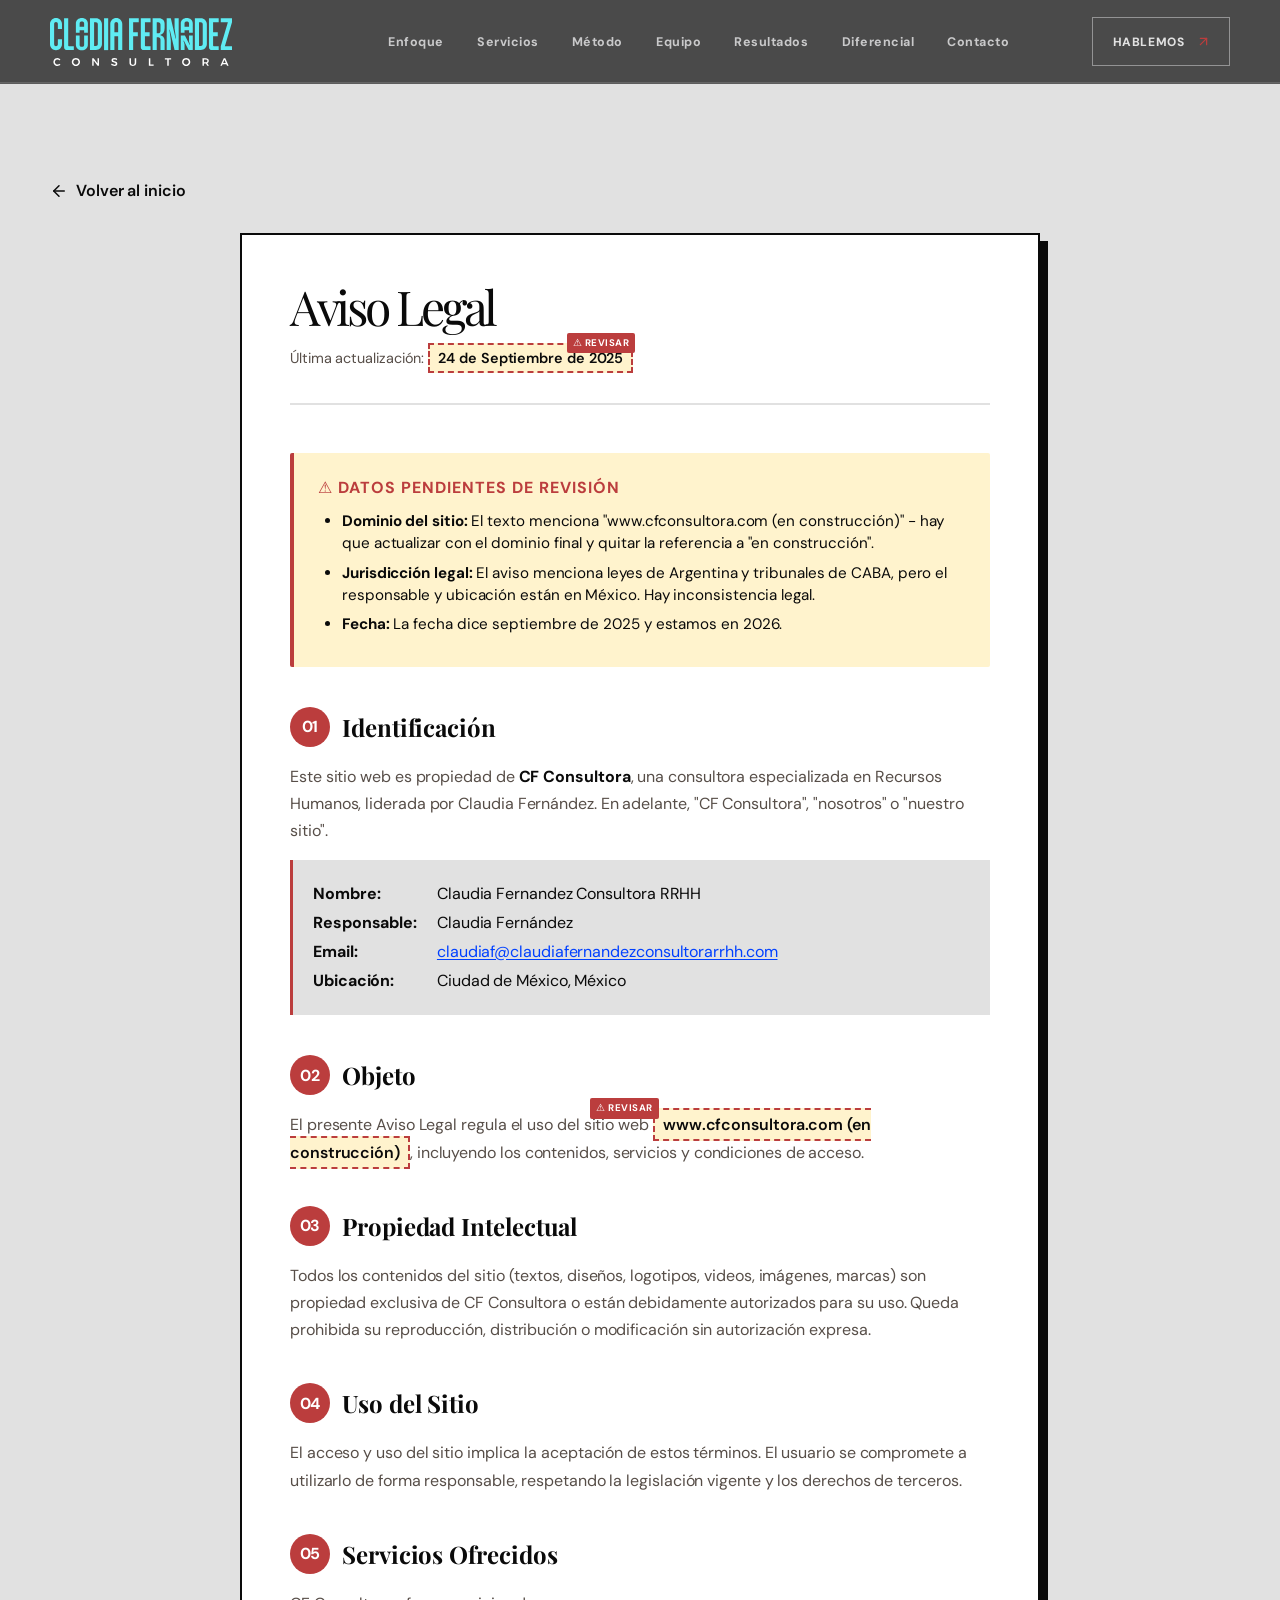
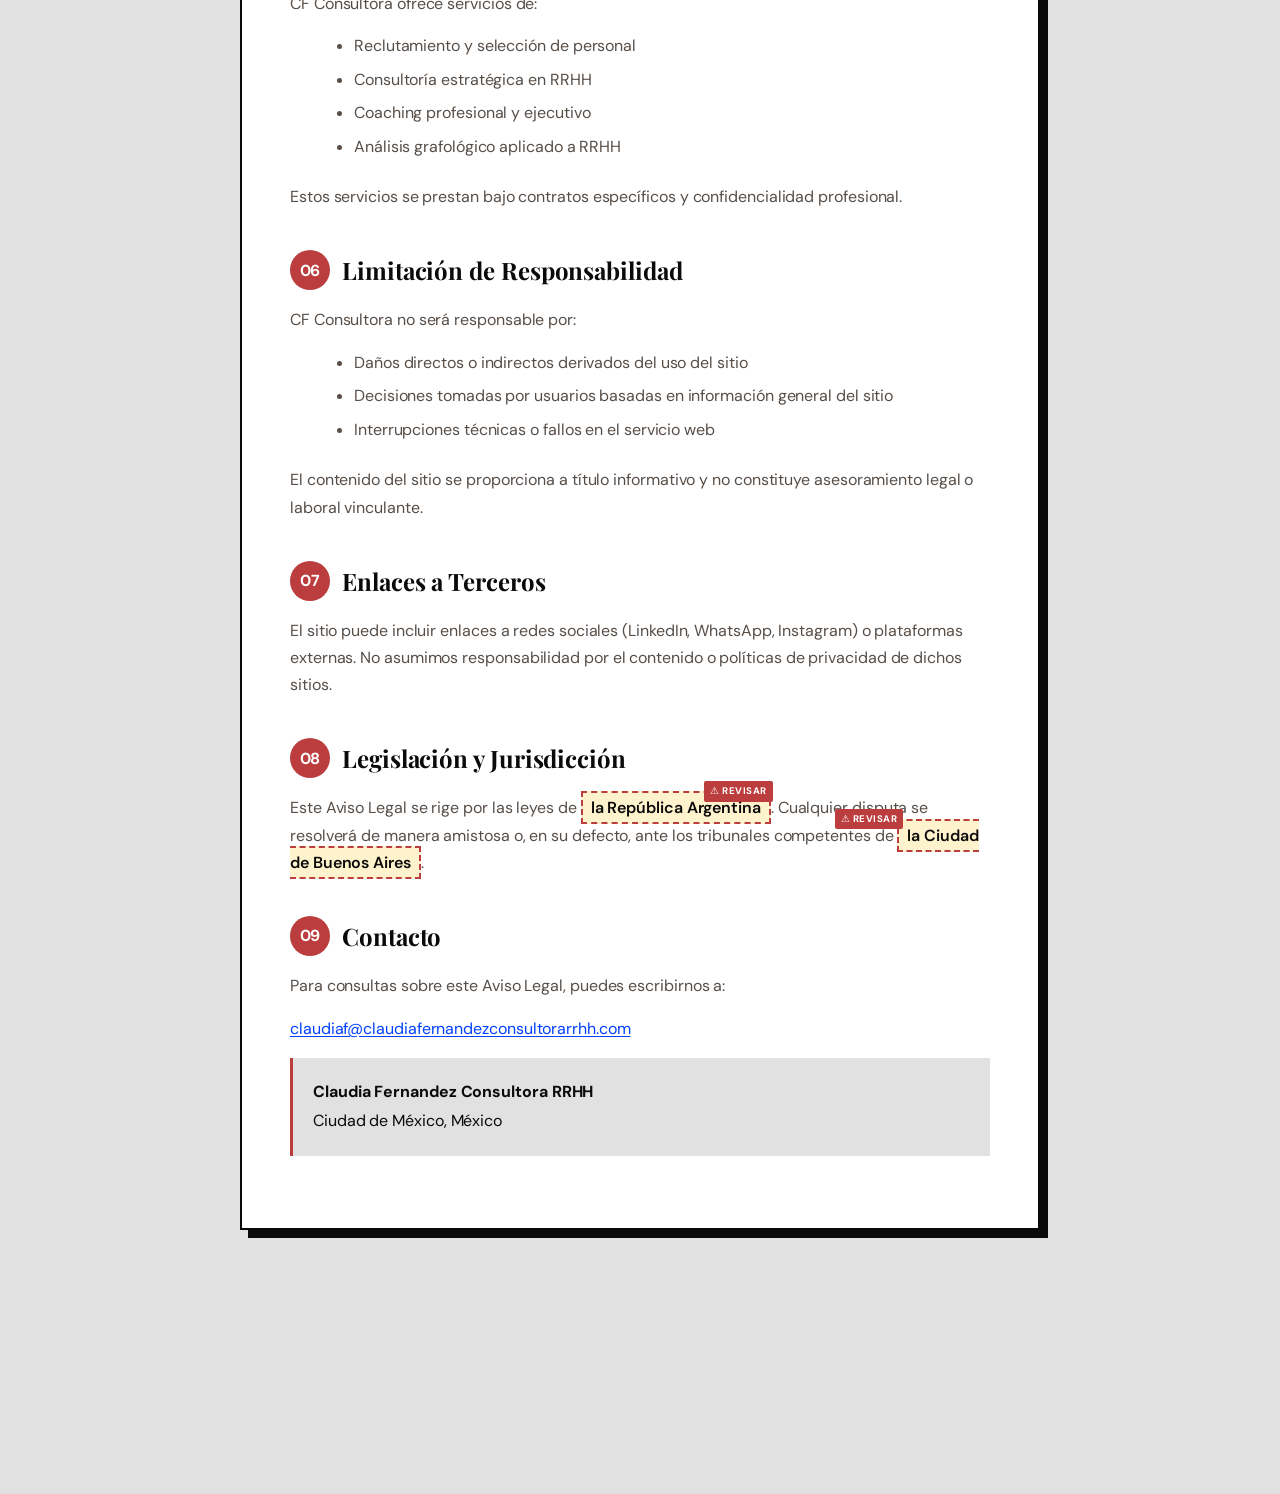
<file: aviso-legal.html>
<!DOCTYPE html>
<html lang="es">
<head>
  <meta charset="UTF-8">
  <meta name="viewport" content="width=device-width, initial-scale=1.0">
  <title>Aviso Legal | CF Consultora</title>
  <meta name="description" content="Aviso legal de CF Consultora. Términos y condiciones de uso del sitio web.">
  <link rel="stylesheet" href="public/styles.css">
  <style>
    .legal-page {
      background: var(--light-grey);
      min-height: 100vh;
      padding: 6rem 0 4rem;
    }
    .legal-content {
      max-width: 800px;
      margin: 0 auto;
      padding: 3rem;
      background: white;
      border: 2px solid var(--almost-black);
      box-shadow: 8px 8px 0 var(--almost-black);
    }
    .legal-content h1 {
      font-family: var(--display);
      font-size: clamp(2rem, 5vw, 3rem);
      margin-bottom: 1rem;
      color: var(--almost-black);
    }
    .legal-content .last-updated {
      font-size: 0.9rem;
      color: var(--dark-grey);
      margin-bottom: 3rem;
      padding-bottom: 2rem;
      border-bottom: 2px solid var(--light-grey);
    }
    .legal-content h2 {
      font-family: var(--display);
      font-size: 1.5rem;
      margin: 2.5rem 0 1rem;
      color: var(--almost-black);
      display: flex;
      align-items: center;
      gap: 0.75rem;
    }
    .legal-content h2::before {
      content: attr(data-number);
      display: inline-flex;
      align-items: center;
      justify-content: center;
      width: 40px;
      height: 40px;
      background: var(--brutal-red);
      color: white;
      font-family: var(--body);
      font-size: 1rem;
      font-weight: 700;
      border-radius: 50%;
      flex-shrink: 0;
    }
    .legal-content p {
      margin-bottom: 1rem;
      line-height: 1.7;
      color: var(--dark-grey);
    }
    .legal-content ul {
      margin: 1rem 0 1.5rem 1.5rem;
      color: var(--dark-grey);
    }
    .legal-content li {
      margin-bottom: 0.5rem;
      line-height: 1.6;
    }
    .legal-content strong {
      color: var(--almost-black);
      font-weight: 700;
    }
    .legal-content a {
      color: var(--dark-blue);
      text-decoration: underline;
      text-underline-offset: 2px;
    }
    .legal-content a:hover {
      color: var(--brutal-red);
    }
    
    /* 🎯 ESTILO PARA RESALTAR DATOS PENDIENTES DE REVISIÓN */
    .pending-review {
      position: relative;
      background: #fff3cd; /* Amarillo tipo highlighter */
      border: 2px dashed var(--brutal-red);
      padding: 0.25rem 0.5rem;
      display: inline;
      font-weight: 600;
      color: var(--almost-black);
    }
    .pending-review::before {
      content: '⚠ REVISAR';
      position: absolute;
      top: -12px;
      right: -4px;
      background: var(--brutal-red);
      color: white;
      font-size: 0.6rem;
      font-weight: 700;
      padding: 2px 6px;
      border-radius: 2px;
      letter-spacing: 0.5px;
      font-family: var(--body);
      white-space: nowrap;
      z-index: 2;
    }

    /* Bloque de datos pendientes al inicio (resumen) */
    .review-summary {
      background: #fff3cd;
      border-left: 4px solid var(--brutal-red);
      padding: 1.5rem;
      margin-bottom: 2.5rem;
      border-radius: 2px;
    }
    .review-summary h3 {
      font-family: var(--body);
      font-size: 1rem;
      margin-bottom: 0.75rem;
      color: var(--brutal-red);
      text-transform: uppercase;
      letter-spacing: 1px;
      display: flex;
      align-items: center;
      gap: 0.5rem;
    }
    .review-summary ul {
      margin: 0;
      padding-left: 1.5rem;
      color: var(--almost-black);
      font-size: 0.95rem;
    }
    .review-summary li {
      margin-bottom: 0.4rem;
      line-height: 1.5;
    }
    
    .back-link {
      display: inline-flex;
      align-items: center;
      gap: 0.5rem;
      margin-bottom: 2rem;
      color: var(--almost-black);
      text-decoration: none;
      font-weight: 600;
      transition: all 0.3s ease;
    }
    .back-link:hover {
      color: var(--brutal-red);
      gap: 0.75rem;
    }
    
    .legal-info-block {
      background: var(--light-grey);
      padding: 1.25rem;
      border-left: 3px solid var(--brutal-red);
      margin: 1rem 0 1.5rem;
      line-height: 1.8;
    }
    .legal-info-block strong {
      display: inline-block;
      min-width: 120px;
      color: var(--almost-black);
    }
    
    @media (max-width: 768px) {
      .legal-content {
        padding: 2rem 1.5rem;
        margin: 0 1rem;
      }
      .legal-content h2::before {
        width: 32px;
        height: 32px;
        font-size: 0.85rem;
      }
      .legal-info-block strong {
        display: block;
        min-width: auto;
        margin-bottom: 0.25rem;
      }
    }
  </style>
</head>
<body>
  <header class="site-header">
    <a aria-label="CF Consultora — inicio" class="brand" href="index.html">
      <img alt="" height="42" src="public/images/logo-head.svg" width="42"/>
      <span>
        <strong>CF</strong>
        <em>Consultora</em>
      </span>
    </a>
    <nav aria-label="Navegación principal" class="desktop-nav">
      <a href="index.html#enfoque">Enfoque</a>
      <a href="index.html#servicios">Servicios</a>
      <a href="index.html#metodo">Método</a>
      <a href="index.html#equipo">Equipo</a>
      <a href="index.html#resultados">Resultados</a>
      <a href="index.html#diferencial">Diferencial</a>
      <a href="index.html#contacto">Contacto</a>
    </nav>
    <div class="header-action">
      <a class="button button-dark" href="index.html#contacto">
        Hablemos
        <svg class="lucide lucide-arrow-up-right" fill="none" height="15" stroke="currentColor" stroke-linecap="round" stroke-linejoin="round" stroke-width="2" viewBox="0 0 24 24" width="15" xmlns="http://www.w3.org/2000/svg">
          <path d="M7 7h10v10"></path>
          <path d="M7 17 17 7"></path>
        </svg>
      </a>
    </div>
  </header>

  <main class="legal-page">
    <div class="content-wrap">
      <a href="index.html" class="back-link">
        <svg fill="none" height="18" stroke="currentColor" stroke-linecap="round" stroke-linejoin="round" stroke-width="2" viewBox="0 0 24 24" width="18" xmlns="http://www.w3.org/2000/svg">
          <path d="m12 19-7-7 7-7"></path>
          <path d="M19 12H5"></path>
        </svg>
        Volver al inicio
      </a>

      <div class="legal-content">
        <h1>Aviso Legal</h1>
        <p class="last-updated">
          Última actualización: 
          <span class="pending-review">24 de Septiembre de 2025</span>
        </p>

        <!-- 🎯 RESUMEN DE PUNTOS A REVISAR -->
        <div class="review-summary">
          <h3>⚠ Datos pendientes de revisión</h3>
          <ul>
            <li><strong>Dominio del sitio:</strong> El texto menciona "www.cfconsultora.com (en construcción)" - hay que actualizar con el dominio final y quitar la referencia a "en construcción".</li>
            <li><strong>Jurisdicción legal:</strong> El aviso menciona leyes de Argentina y tribunales de CABA, pero el responsable y ubicación están en México. Hay inconsistencia legal.</li>
            <li><strong>Fecha:</strong> La fecha dice septiembre de 2025 y estamos en 2026.</li>
          </ul>
        </div>

        <h2 data-number="01">Identificación</h2>
        <p>Este sitio web es propiedad de <strong>CF Consultora</strong>, una consultora especializada en Recursos Humanos, liderada por Claudia Fernández. En adelante, "CF Consultora", "nosotros" o "nuestro sitio".</p>
        
        <div class="legal-info-block">
          <strong>Nombre:</strong> Claudia Fernandez Consultora RRHH<br>
          <strong>Responsable:</strong> Claudia Fernández<br>
          <strong>Email:</strong> <a href="mailto:claudiaf@claudiafernandezconsultorarrhh.com">claudiaf@claudiafernandezconsultorarrhh.com</a><br>
          <strong>Ubicación:</strong> Ciudad de México, México
        </div>

        <h2 data-number="02">Objeto</h2>
        <p>
          El presente Aviso Legal regula el uso del sitio web 
          <span class="pending-review">www.cfconsultora.com (en construcción)</span>, 
          incluyendo los contenidos, servicios y condiciones de acceso.
        </p>

        <h2 data-number="03">Propiedad Intelectual</h2>
        <p>Todos los contenidos del sitio (textos, diseños, logotipos, videos, imágenes, marcas) son propiedad exclusiva de CF Consultora o están debidamente autorizados para su uso. Queda prohibida su reproducción, distribución o modificación sin autorización expresa.</p>

        <h2 data-number="04">Uso del Sitio</h2>
        <p>El acceso y uso del sitio implica la aceptación de estos términos. El usuario se compromete a utilizarlo de forma responsable, respetando la legislación vigente y los derechos de terceros.</p>

        <h2 data-number="05">Servicios Ofrecidos</h2>
        <p>CF Consultora ofrece servicios de:</p>
        <ul>
          <li>Reclutamiento y selección de personal</li>
          <li>Consultoría estratégica en RRHH</li>
          <li>Coaching profesional y ejecutivo</li>
          <li>Análisis grafológico aplicado a RRHH</li>
        </ul>
        <p>Estos servicios se prestan bajo contratos específicos y confidencialidad profesional.</p>

        <h2 data-number="06">Limitación de Responsabilidad</h2>
        <p>CF Consultora no será responsable por:</p>
        <ul>
          <li>Daños directos o indirectos derivados del uso del sitio</li>
          <li>Decisiones tomadas por usuarios basadas en información general del sitio</li>
          <li>Interrupciones técnicas o fallos en el servicio web</li>
        </ul>
        <p>El contenido del sitio se proporciona a título informativo y no constituye asesoramiento legal o laboral vinculante.</p>

        <h2 data-number="07">Enlaces a Terceros</h2>
        <p>El sitio puede incluir enlaces a redes sociales (LinkedIn, WhatsApp, Instagram) o plataformas externas. No asumimos responsabilidad por el contenido o políticas de privacidad de dichos sitios.</p>

        <h2 data-number="08">Legislación y Jurisdicción</h2>
        <p>
          Este Aviso Legal se rige por las leyes de 
          <span class="pending-review">la República Argentina</span>. 
          Cualquier disputa se resolverá de manera amistosa o, en su defecto, ante los tribunales competentes de 
          <span class="pending-review">la Ciudad de Buenos Aires</span>.
        </p>

        <h2 data-number="09">Contacto</h2>
        <p>Para consultas sobre este Aviso Legal, puedes escribirnos a:</p>
        <p>
          <a href="mailto:claudiaf@claudiafernandezconsultorarrhh.com?subject=Aviso Legal">
            claudiaf@claudiafernandezconsultorarrhh.com
          </a>
        </p>
        
        <div class="legal-info-block">
          <strong>Claudia Fernandez Consultora RRHH</strong><br>
          Ciudad de México, México
        </div>
      </div>
    </div>
  </main>

  <footer class="site-footer" id="legales">
    <div class="content-wrap footer-top">
      <a aria-label="CF Consultora — inicio" class="brand footer-brand" href="index.html">
        <img alt="" height="42" src="public/images/logo.svg" width="42"/>
        <span>
          <strong>CF</strong>
          <em>Consultora</em>
        </span>
      </a>
      <p>Transformamos empresas y carreras con ética, experiencia y enfoque humano.</p>
      <div class="social-links">
        <a aria-label="LinkedIn de Claudia Fernández" href="https://www.linkedin.com/in/claudia-fernandez-1aa04a14/" rel="noreferrer" target="_blank">
          <svg class="lucide lucide-linkedin" fill="none" height="18" stroke="currentColor" stroke-linecap="round" stroke-linejoin="round" stroke-width="2" viewBox="0 0 24 24" width="18" xmlns="http://www.w3.org/2000/svg">
            <path d="M16 8a6 6 0 0 1 6 6v7h-4v-7a2 2 0 0 0-2-2 2 2 0 0 0-2 2v7h-4v-7a6 6 0 0 1 6-6z"></path>
            <rect height="12" width="4" x="2" y="9"></rect>
            <circle cx="4" cy="4" r="2"></circle>
          </svg>
        </a>
        <a aria-label="Instagram de CF Consultora" href="https://www.instagram.com/cfreclutandotalentos" rel="noreferrer" target="_blank">
          <svg class="lucide lucide-instagram" fill="none" height="18" stroke="currentColor" stroke-linecap="round" stroke-linejoin="round" stroke-width="2" viewBox="0 0 24 24" width="18" xmlns="http://www.w3.org/2000/svg">
            <rect height="20" rx="5" ry="5" width="20" x="2" y="2"></rect>
            <path d="M16 11.37A4 4 0 1 1 12.63 8 4 4 0 0 1 16 11.37z"></path>
            <line x1="17.5" x2="17.51" y1="6.5" y2="6.5"></line>
          </svg>
        </a>
        <a aria-label="WhatsApp de CF Consultora" href="https://wa.me/5215518262363" rel="noreferrer" target="_blank">
          <svg class="lucide lucide-message-circle" fill="none" height="18" stroke="currentColor" stroke-linecap="round" stroke-linejoin="round" stroke-width="2" viewBox="0 0 24 24" width="18" xmlns="http://www.w3.org/2000/svg">
            <path d="M7.9 20A9 9 0 1 0 4 16.1L2 22Z"></path>
          </svg>
        </a>
      </div>
    </div>
    <div class="content-wrap footer-bottom">
      <span>© 2026 CF Consultora</span>
      <span>Ciudad de México · América Latina</span>
      <div>
        <a href="aviso-legal.html">Aviso legal</a>
        <a href="privacidad.html">Privacidad</a>
      </div>
    </div>
  </footer>
</body>
</html>
</file>
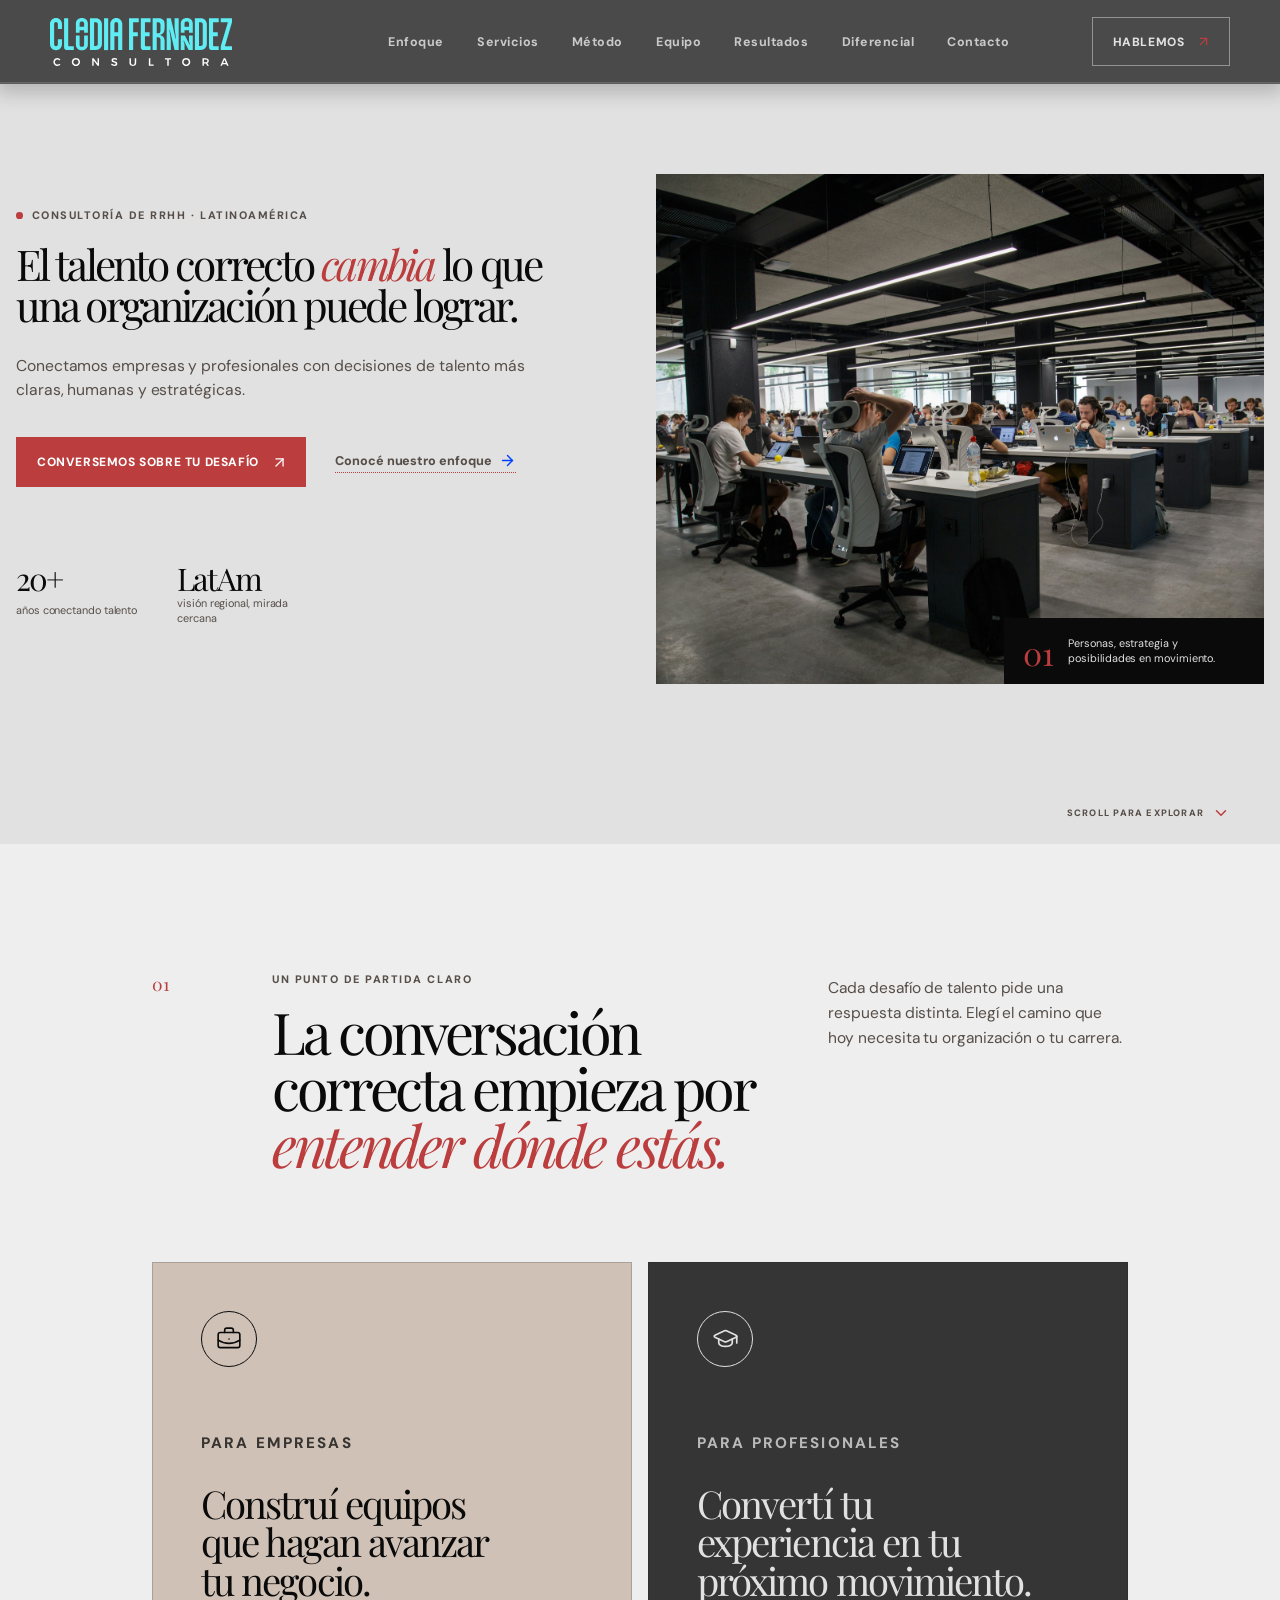
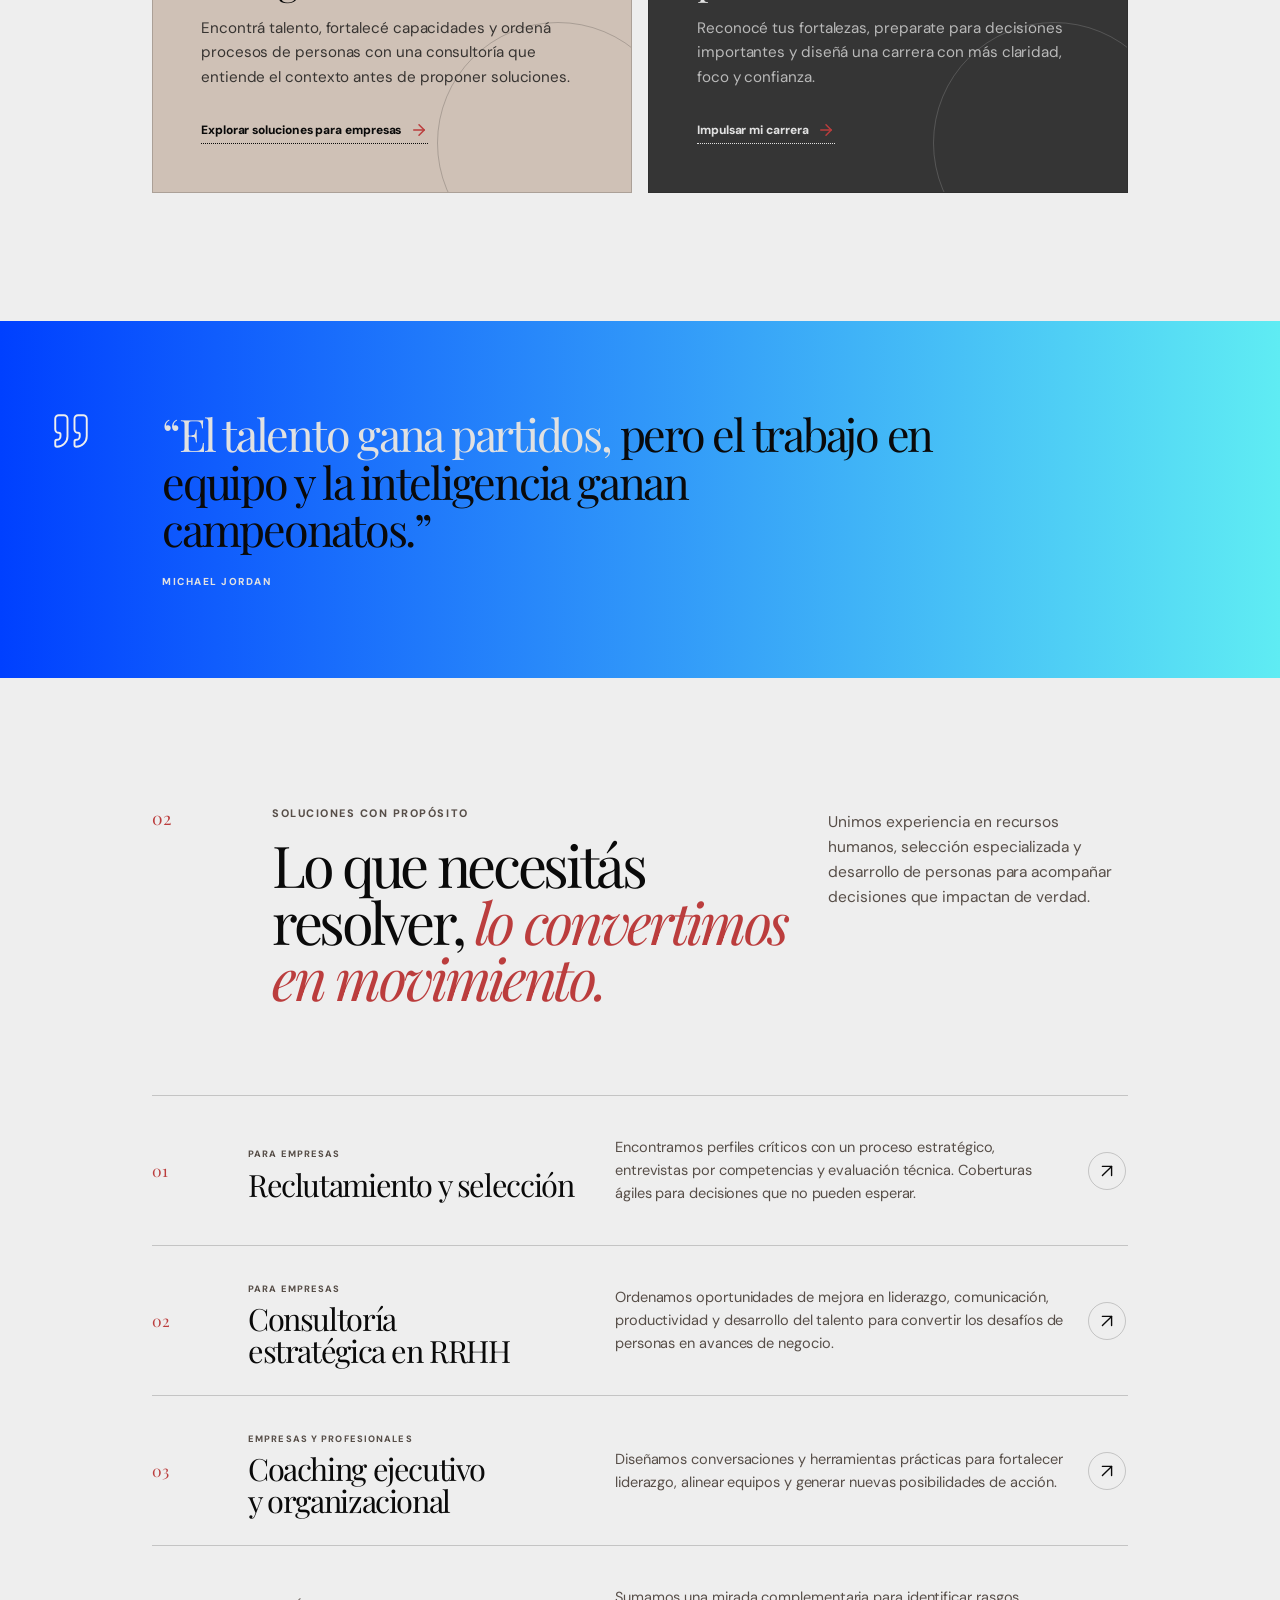
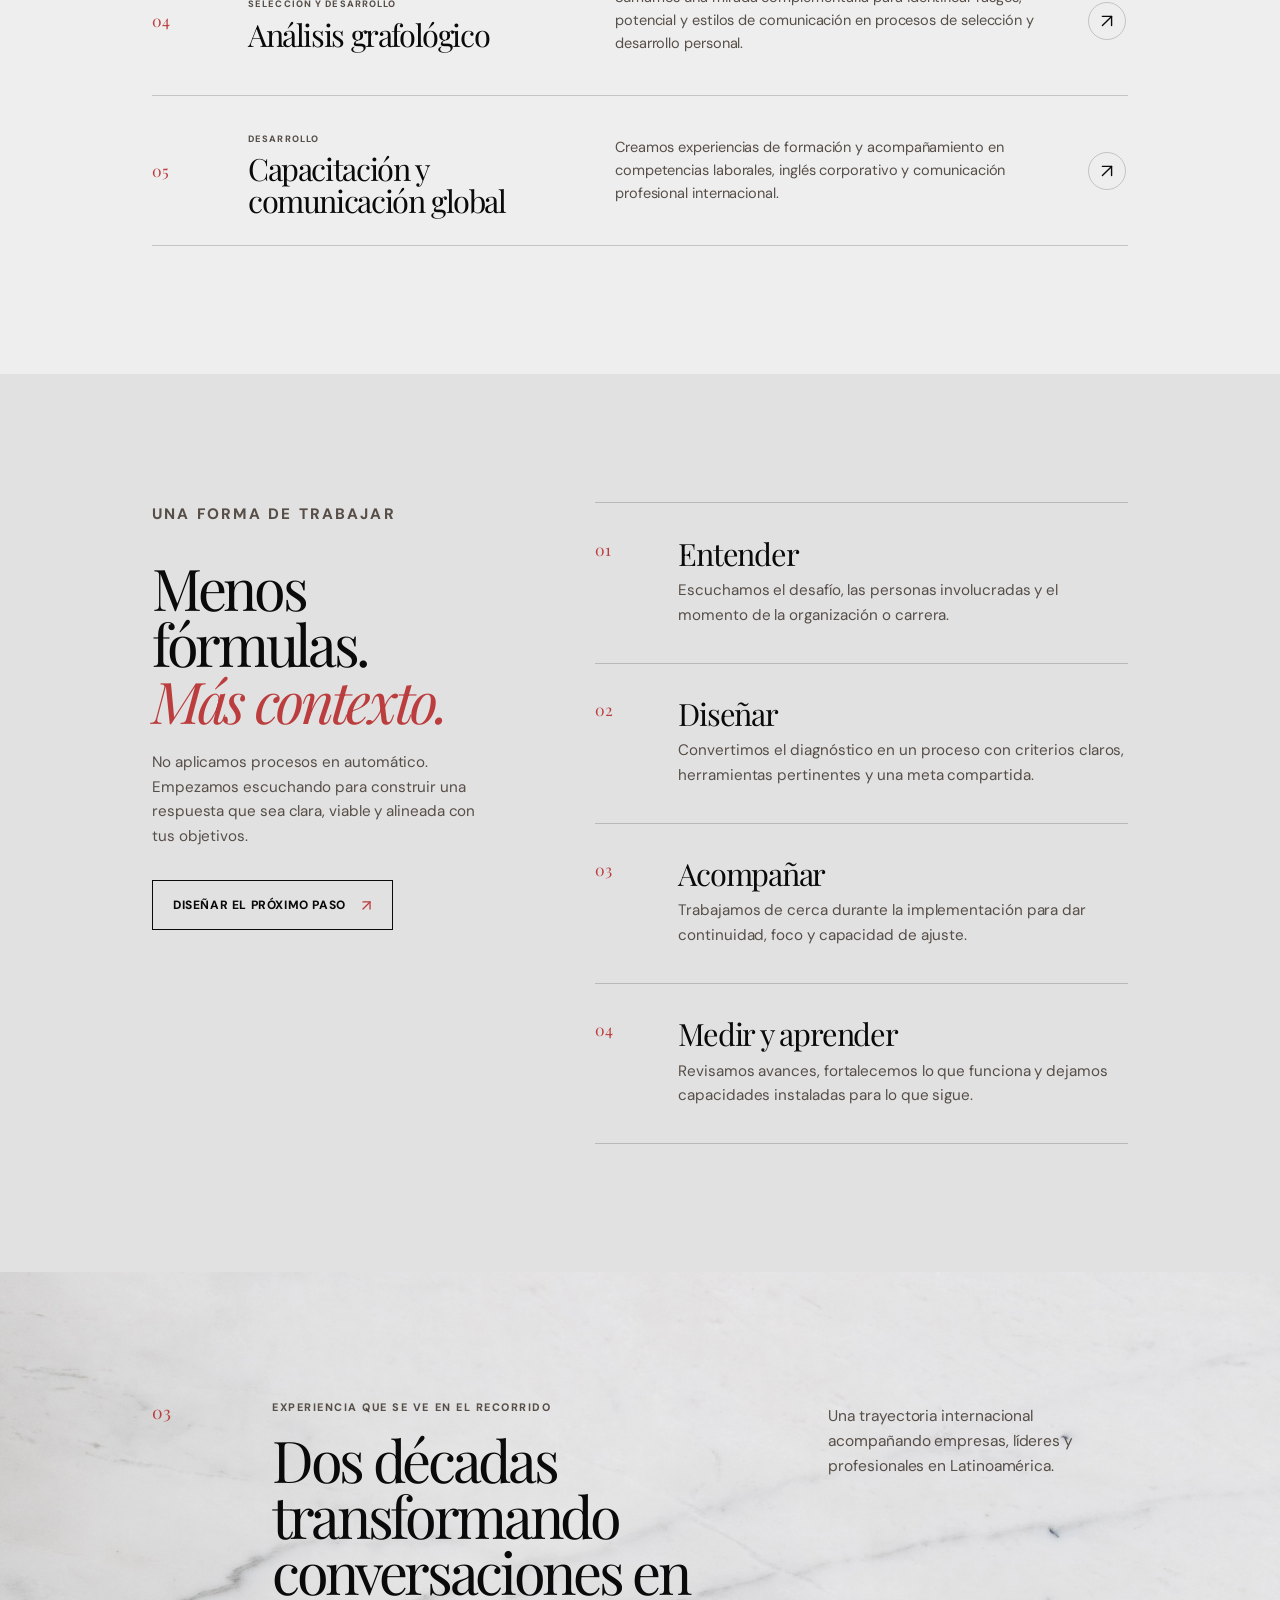
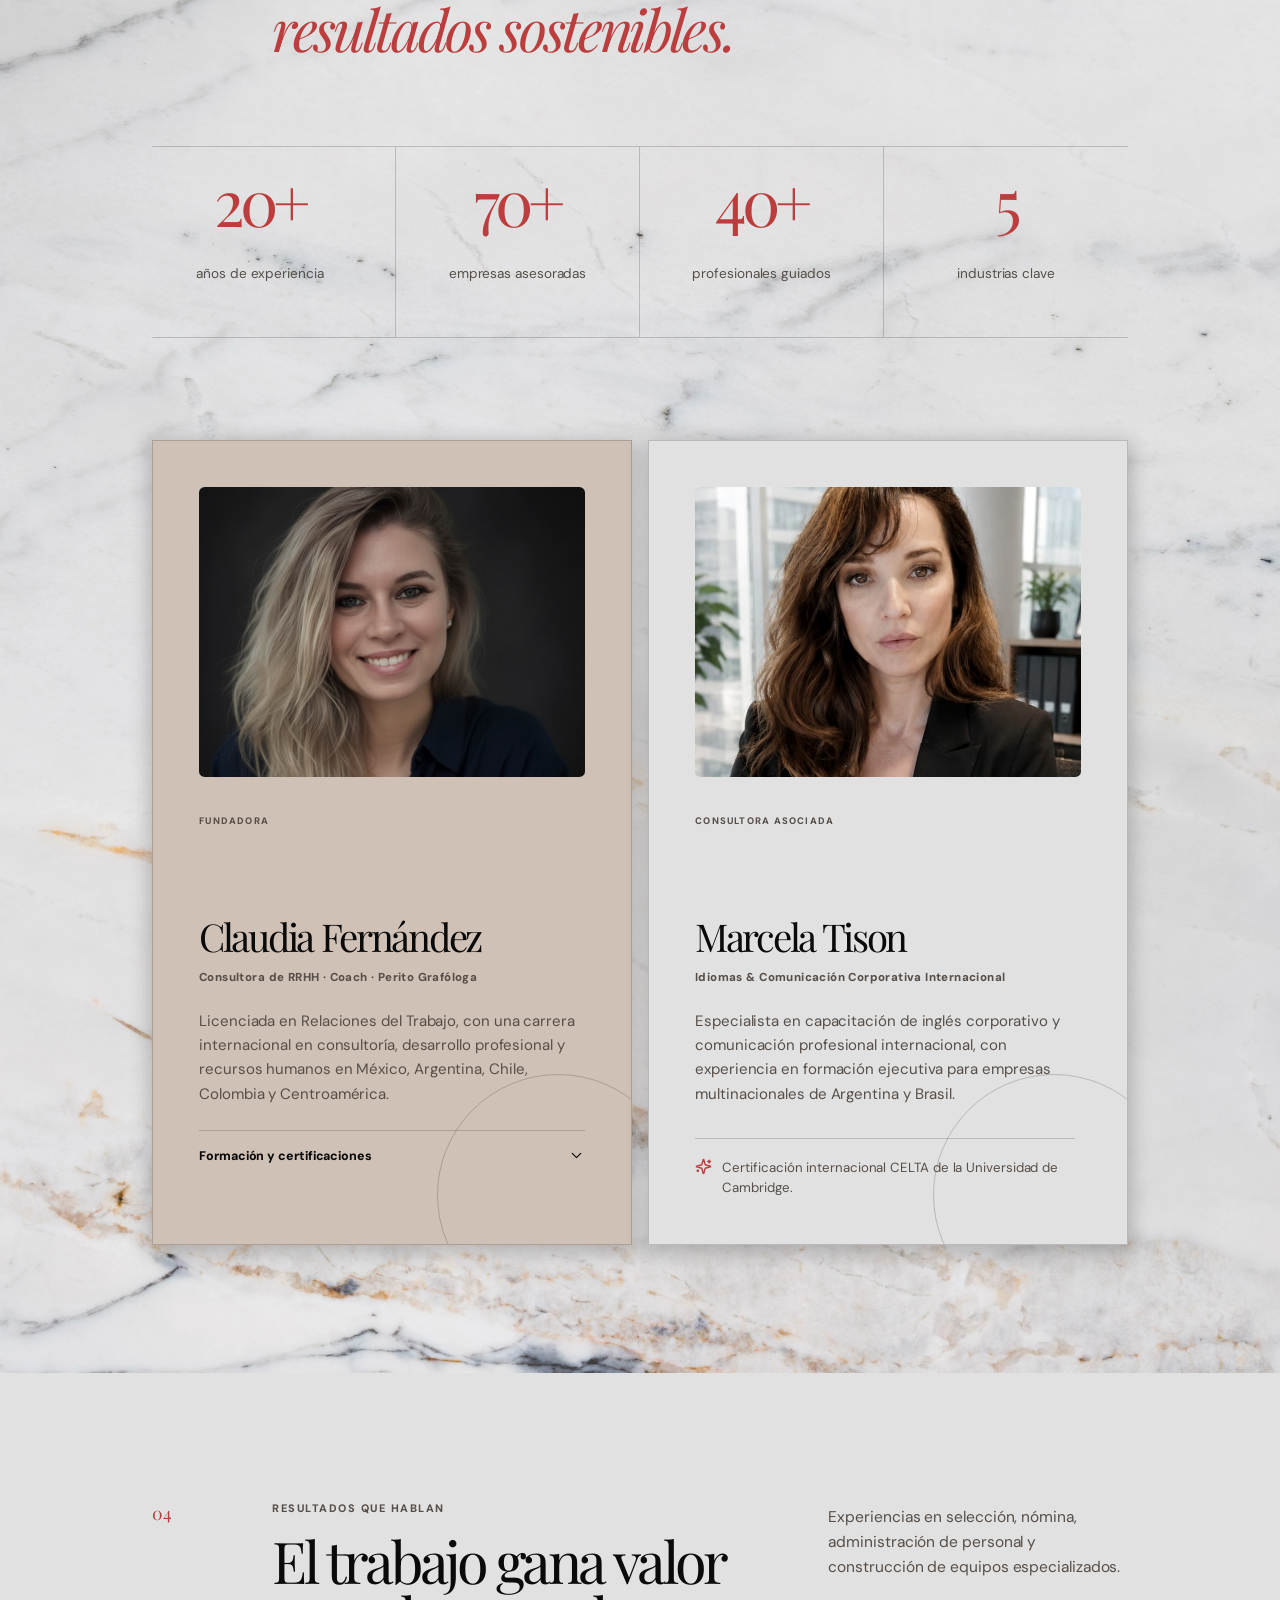
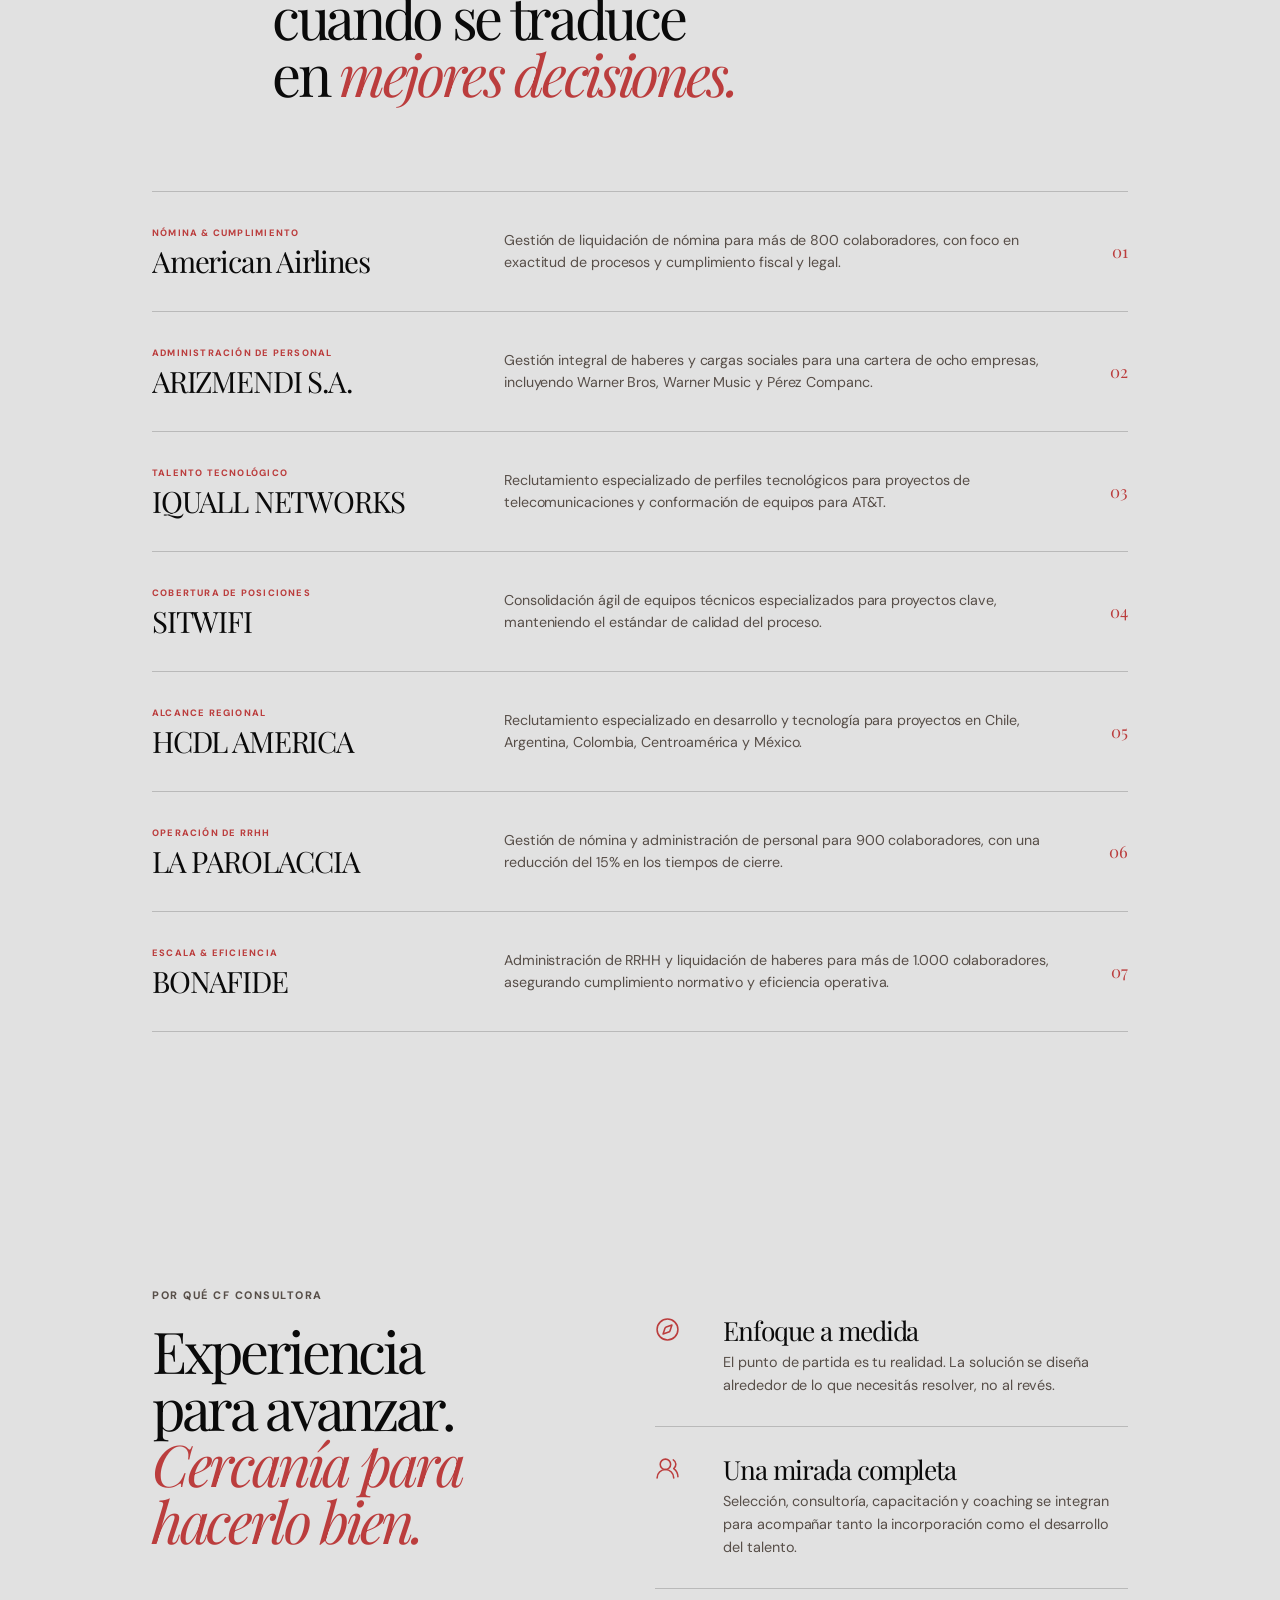
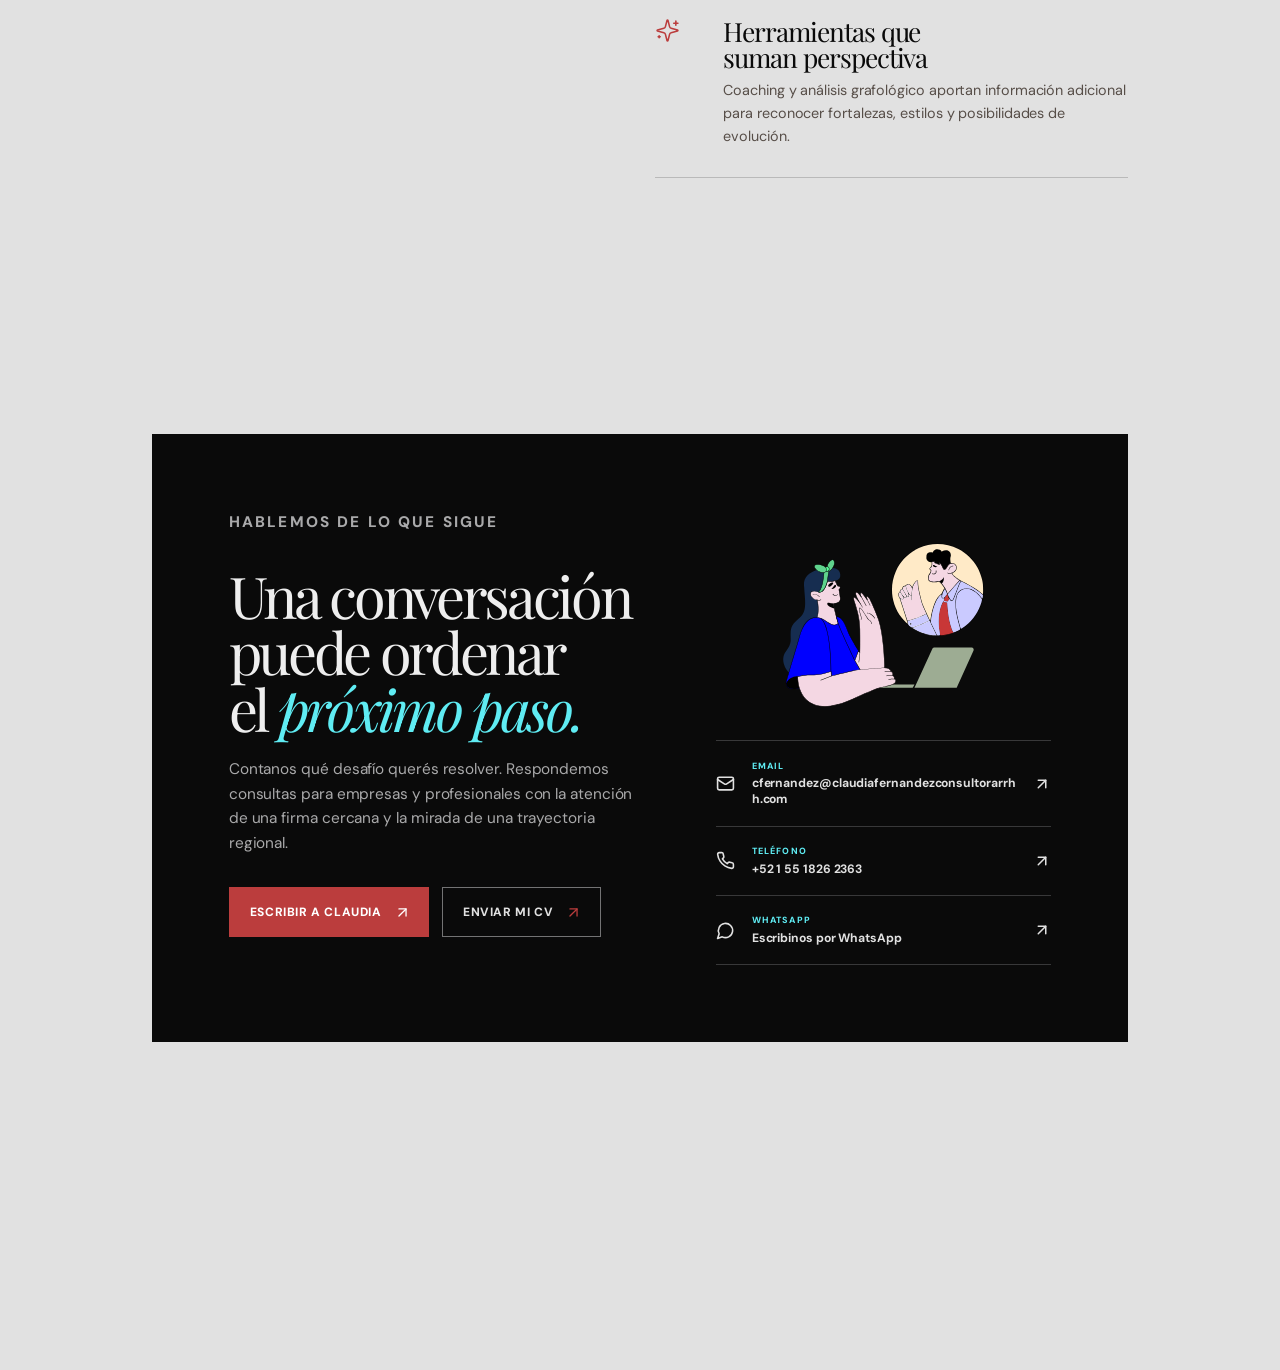
<file: index-1.html>
<!DOCTYPE html>
<html lang="es">
 <head>
  <meta charset="utf-8"/>
  <meta content="width=device-width, initial-scale=1.0, maximum-scale=5" name="viewport"/>
  <meta content="#f7f5f1" name="theme-color"/>
  <meta content="CF Consultora conecta empresas y profesionales con decisiones de talento m&aacute;s claras, humanas y estrat&eacute;gicas en Latinoam&eacute;rica." name="description"/>
  <meta content="index, follow" name="robots"/>
  <meta content="website" property="og:type"/>
  <meta content="CF Consultora" property="og:site_name"/>
  <meta content="CF Consultora | Talento, estrategia y desarrollo" property="og:title"/>
  <meta content="Soluciones de RRHH, selecci&oacute;n, consultor&iacute;a y coaching para empresas y profesionales en Latinoam&eacute;rica." property="og:description"/>
  <meta content="summary" name="twitter:card"/>
  <meta content="CF Consultora | Talento, estrategia y desarrollo" name="twitter:title"/>
  <meta content="Decisiones de talento m&aacute;s claras, humanas y estrat&eacute;gicas." name="twitter:description"/>
  <link href="public/images/logo.svg" rel="icon" type="image/svg+xml"/>
  <link href="public/styles.css" rel="stylesheet"/>
  <title>
   CF Consultora | Talento, estrategia y desarrollo
  </title>
 </head>
 <body>
  <div class="site-shell">
   <a class="skip-link" href="#contenido">
    Ir al contenido
   </a>
   <div aria-hidden="true" class="reading-progress">
    <span style="width:0%">
    </span>
   </div>
   <header class="site-header glass">
    <a aria-label="CF Consultora &mdash; inicio" class="brand" href="#inicio">
     <img alt="" height="42" src="public/images/logo-head.svg" width="42"/>
     <span>
      <strong>
       CF
      </strong>
      <em>
       Consultora
      </em>
     </span>
    </a>
    <nav aria-label="Navegaci&oacute;n principal" class="desktop-nav">
     <a href="#enfoque">
      Enfoque
     </a>
     <a href="#servicios">
      Servicios
     </a>
     <a href="#metodo">
      M&eacute;todo
     </a>
     <a href="#equipo">
      Equipo
     </a>
     <a href="#resultados">
      Resultados
     </a>
     <a href="#diferencial">
      Diferencial
     </a>
     <a href="#contacto">
      Contacto
     </a>
    </nav>
    <div class="header-action">
     <a class="button button-dark" href="#contacto">
      Hablemos
      <svg class="lucide lucide-arrow-up-right" fill="none" height="15" stroke="currentColor" stroke-linecap="round" stroke-linejoin="round" stroke-width="2" viewbox="0 0 24 24" width="15" xmlns="http://www.w3.org/2000/svg">
       <path d="M7 7h10v10">
       </path>
       <path d="M7 17 17 7">
       </path>
      </svg>
     </a>
     <button aria-expanded="false" aria-label="Abrir men&uacute;" class="menu-toggle" type="button">
      <svg class="lucide lucide-menu" fill="none" height="22" stroke="currentColor" stroke-linecap="round" stroke-linejoin="round" stroke-width="2" viewbox="0 0 24 24" width="22" xmlns="http://www.w3.org/2000/svg">
       <line x1="4" x2="20" y1="12" y2="12">
       </line>
       <line x1="4" x2="20" y1="6" y2="6">
       </line>
       <line x1="4" x2="20" y1="18" y2="18">
       </line>
      </svg>
     </button>
    </div>
    <div aria-hidden="true" class="mobile-nav">
     <div class="mobile-nav-inner">
      <p class="eyebrow">
       MEN&Uacute;
      </p>
      <a href="#enfoque" tabindex="-1">
       Enfoque
       <svg class="lucide lucide-arrow-right" fill="none" height="18" stroke="var(--brutal-red)" stroke-linecap="round" stroke-linejoin="round" stroke-width="2" viewbox="0 0 24 24" width="18" xmlns="http://www.w3.org/2000/svg">
        <path d="M5 12h14">
        </path>
        <path d="m12 5 7 7-7 7">
        </path>
       </svg>
      </a>
      <a href="#servicios" tabindex="-1">
       Servicios
       <svg class="lucide lucide-arrow-right" fill="none" height="18" stroke="var(--brutal-red)" stroke-linecap="round" stroke-linejoin="round" stroke-width="2" viewbox="0 0 24 24" width="18" xmlns="http://www.w3.org/2000/svg">
        <path d="M5 12h14">
        </path>
        <path d="m12 5 7 7-7 7">
        </path>
       </svg>
      </a>
      <a href="#metodo" tabindex="-1">
       M&eacute;todo
       <svg class="lucide lucide-arrow-right" fill="none" height="18" stroke="var(--brutal-red)" stroke-linecap="round" stroke-linejoin="round" stroke-width="2" viewbox="0 0 24 24" width="18" xmlns="http://www.w3.org/2000/svg">
        <path d="M5 12h14">
        </path>
        <path d="m12 5 7 7-7 7">
        </path>
       </svg>
      </a>
      <a href="#equipo" tabindex="-1">
       Equipo
       <svg class="lucide lucide-arrow-right" fill="none" height="18" stroke="var(--brutal-red)" stroke-linecap="round" stroke-linejoin="round" stroke-width="2" viewbox="0 0 24 24" width="18" xmlns="http://www.w3.org/2000/svg">
        <path d="M5 12h14">
        </path>
        <path d="m12 5 7 7-7 7">
        </path>
       </svg>
      </a>
      <a href="#resultados" tabindex="-1">
       Resultados
       <svg class="lucide lucide-arrow-right" fill="none" height="18" stroke="var(--brutal-red)" stroke-linecap="round" stroke-linejoin="round" stroke-width="2" viewbox="0 0 24 24" width="18" xmlns="http://www.w3.org/2000/svg">
        <path d="M5 12h14">
        </path>
        <path d="m12 5 7 7-7 7">
        </path>
       </svg>
      </a>
      <a href="#diferencial" tabindex="-1">
       Diferencial
       <svg class="lucide lucide-arrow-right" fill="none" height="18" stroke="var(--brutal-red)" stroke-linecap="round" stroke-linejoin="round" stroke-width="2" viewbox="0 0 24 24" width="18" xmlns="http://www.w3.org/2000/svg">
        <path d="M5 12h14">
        </path>
        <path d="m12 5 7 7-7 7">
        </path>
       </svg>
      </a>
      <a href="#contacto" tabindex="-1">
       Contacto
       <svg class="lucide lucide-arrow-right" fill="none" height="18" stroke="var(--brutal-red)" stroke-linecap="round" stroke-linejoin="round" stroke-width="2" viewbox="0 0 24 24" width="18" xmlns="http://www.w3.org/2000/svg">
        <path d="M5 12h14">
        </path>
        <path d="m12 5 7 7-7 7">
        </path>
       </svg>
      </a>
      <a class="button button-primary" href="#contacto">
       <span>
        Agendar una conversaci&oacute;n
       </span>
       <svg aria-hidden="true" class="lucide lucide-arrow-up-right" fill="none" height="17" stroke="var(--brutal-red)" stroke-linecap="round" stroke-linejoin="round" stroke-width="1.8" viewbox="0 0 24 24" width="17" xmlns="http://www.w3.org/2000/svg">
        <path d="M7 7h10v10">
        </path>
        <path d="M7 17 17 7">
        </path>
       </svg>
      </a>
     </div>
    </div>
   </header>
   <main id="contenido">
    <section class="hero" id="inicio">

     <div class="hero-grid">
      <div class="hero-copy">
       <div class="hero-kicker reveal">
        <span class="kicker-dot">
        </span>
        CONSULTOR&Iacute;A DE RRHH &middot; LATINOAM&Eacute;RICA
       </div>
       <h1 class="reveal reveal-delay-1">
        El talento correcto
        <i>
         cambia
        </i>
        lo que una organizaci&oacute;n puede lograr.
       </h1>
       <p class="hero-description reveal reveal-delay-2">
        Conectamos empresas y profesionales con decisiones de talento m&aacute;s claras, humanas y estrat&eacute;gicas.
       </p>
       <div class="hero-actions reveal reveal-delay-3">
        <a class="button button-primary" href="#contacto">
         <span>
          Conversemos sobre tu desaf&iacute;o
         </span>
         <svg aria-hidden="true" class="lucide lucide-arrow-up-right" fill="none" height="17" stroke="currentColor" stroke-linecap="round" stroke-linejoin="round" stroke-width="1.8" viewbox="0 0 24 24" width="17" xmlns="http://www.w3.org/2000/svg">
          <path d="M7 7h10v10">
          </path>
          <path d="M7 17 17 7">
          </path>
         </svg>
        </a>
        <a class="quiet-link" href="#enfoque">
         Conoc&eacute; nuestro enfoque
         <svg class="lucide lucide-arrow-right" fill="none" height="17" stroke="currentColor" stroke-linecap="round" stroke-linejoin="round" stroke-width="2" viewbox="0 0 24 24" width="17" xmlns="http://www.w3.org/2000/svg">
          <path d="M5 12h14">
          </path>
          <path d="m12 5 7 7-7 7">
          </path>
         </svg>
        </a>
       </div>
       <div class="hero-proof reveal reveal-delay-4">
        <div>
         <strong>
          20+
         </strong>
         <span>
          a&ntilde;os conectando talento
         </span>
        </div>
        <div>
         <strong>
          LatAm
         </strong>
         <span>
          visi&oacute;n regional, mirada cercana
         </span>
        </div>
       </div>
      </div>
      <div class="hero-art reveal reveal-delay-2">
       <div class="hero-art-frame">
        <img alt="Pasillo moderno con una profesional en movimiento, usado como imagen parallax" src="public/images/office.jpg"/>
       </div>
       <div class="hero-art-note">
        <span>
         01
        </span>
        <p>
         Personas, estrategia y posibilidades en movimiento.
        </p>
       </div>
      </div>
     </div>
     <a aria-label="Bajar a la siguiente secci&oacute;n" class="scroll-cue" href="#enfoque">
      <span>
       SCROLL PARA EXPLORAR
      </span>
      <svg aria-hidden="true" class="lucide lucide-chevron-down" fill="none" height="18" stroke="currentColor" stroke-linecap="round" stroke-linejoin="round" stroke-width="2" viewbox="0 0 24 24" width="18" xmlns="http://www.w3.org/2000/svg">
       <path d="m6 9 6 6 6-6">
       </path>
      </svg>
     </a>
     
    </section>
    
    <section class="audiences section-padding" id="enfoque">
     <div class="content-wrap">
      <div class="section-heading reveal">
       <div aria-hidden="true" class="section-number">
        01
       </div>
       <div>
        <p class="eyebrow">
         UN PUNTO DE PARTIDA CLARO
        </p>
        <h2>
         La conversaci&oacute;n correcta empieza por
         <i>
          entender d&oacute;nde est&aacute;s.
         </i>
        </h2>
       </div>
       <p class="section-intro">
        Cada desaf&iacute;o de talento pide una respuesta distinta. Eleg&iacute; el camino que hoy necesita tu organizaci&oacute;n o tu carrera.
       </p>
      </div>
      <div class="audience-grid">
       <article class="audience-card audience-card-business reveal">
        <div class="audience-icon">
         <svg class="lucide lucide-briefcase-business" fill="none" height="26" stroke="currentColor" stroke-linecap="round" stroke-linejoin="round" stroke-width="1.5" viewbox="0 0 24 24" width="26" xmlns="http://www.w3.org/2000/svg">
          <path d="M12 12h.01">
          </path>
          <path d="M16 6V4a2 2 0 0 0-2-2h-4a2 2 0 0 0-2 2v2">
          </path>
          <path d="M22 13a18.15 18.15 0 0 1-20 0">
          </path>
          <rect height="14" rx="2" width="20" x="2" y="6">
          </rect>
         </svg>
        </div>
        <p class="eyebrow">
         PARA EMPRESAS
        </p>
        <h3>
         Constru&iacute; equipos que hagan avanzar tu negocio.
        </h3>
        <p>
         Encontr&aacute; talento, fortalec&eacute; capacidades y orden&aacute; procesos de personas con una consultor&iacute;a que entiende el contexto antes de proponer soluciones.
        </p>
        <a class="card-link" href="#servicios">
         Explorar soluciones para empresas
         <svg class="lucide lucide-arrow-right" fill="none" height="18" stroke="currentColor" stroke-linecap="round" stroke-linejoin="round" stroke-width="2" viewbox="0 0 24 24" width="18" xmlns="http://www.w3.org/2000/svg">
          <path d="M5 12h14">
          </path>
          <path d="m12 5 7 7-7 7">
          </path>
         </svg>
        </a>
       </article>
       <article class="audience-card audience-card-career reveal reveal-delay-1">
        <div class="audience-icon">
         <svg class="lucide lucide-graduation-cap" fill="none" height="27" stroke="currentColor" stroke-linecap="round" stroke-linejoin="round" stroke-width="1.5" viewbox="0 0 24 24" width="27" xmlns="http://www.w3.org/2000/svg">
          <path d="M21.42 10.922a1 1 0 0 0-.019-1.838L12.83 5.18a2 2 0 0 0-1.66 0L2.6 9.08a1 1 0 0 0 0 1.832l8.57 3.908a2 2 0 0 0 1.66 0z">
          </path>
          <path d="M22 10v6">
          </path>
          <path d="M6 12.5V16a6 3 0 0 0 12 0v-3.5">
          </path>
         </svg>
        </div>
        <p class="eyebrow">
         PARA PROFESIONALES
        </p>
        <h3>
         Convert&iacute; tu experiencia en tu pr&oacute;ximo movimiento.
        </h3>
        <p>
         Reconoc&eacute; tus fortalezas, preparate para decisiones importantes y dise&ntilde;&aacute; una carrera con m&aacute;s claridad, foco y confianza.
        </p>
        <a class="card-link" href="#contacto">
         Impulsar mi carrera
         <svg class="lucide lucide-arrow-right" fill="none" height="18" stroke="currentColor" stroke-linecap="round" stroke-linejoin="round" stroke-width="2" viewbox="0 0 24 24" width="18" xmlns="http://www.w3.org/2000/svg">
          <path d="M5 12h14">
          </path>
          <path d="m12 5 7 7-7 7">
          </path>
         </svg>
        </a>
       </article>
      </div>
     </div>
    </section>
    <section class="statement-band">
     <div class="content-wrap statement-content reveal">
      <svg aria-hidden="true" class="lucide lucide-quote" fill="none" height="42" stroke="currentColor" stroke-linecap="round" stroke-linejoin="round" stroke-width="1.1" viewbox="0 0 24 24" width="42" xmlns="http://www.w3.org/2000/svg">
       <path d="M16 3a2 2 0 0 0-2 2v6a2 2 0 0 0 2 2 1 1 0 0 1 1 1v1a2 2 0 0 1-2 2 1 1 0 0 0-1 1v2a1 1 0 0 0 1 1 6 6 0 0 0 6-6V5a2 2 0 0 0-2-2z">
       </path>
       <path d="M5 3a2 2 0 0 0-2 2v6a2 2 0 0 0 2 2 1 1 0 0 1 1 1v1a2 2 0 0 1-2 2 1 1 0 0 0-1 1v2a1 1 0 0 0 1 1 6 6 0 0 0 6-6V5a2 2 0 0 0-2-2z">
       </path>
      </svg>
      <p>
       <span>
        &ldquo;El talento gana partidos,
       </span>
       pero el trabajo en equipo y la inteligencia ganan campeonatos.&rdquo;
      </p>
      <small>
       MICHAEL JORDAN
      </small>
     </div>
    </section>
    <section class="services section-padding" id="servicios">
     <div class="content-wrap">
      <div class="section-heading reveal">
       <div aria-hidden="true" class="section-number">
        02
       </div>
       <div>
        <p class="eyebrow">
         SOLUCIONES CON PROP&Oacute;SITO
        </p>
        <h2>
         Lo que necesit&aacute;s resolver,
         <i>
          lo convertimos en movimiento.
         </i>
        </h2>
       </div>
       <p class="section-intro">
        Unimos experiencia en recursos humanos, selecci&oacute;n especializada y desarrollo de personas para acompa&ntilde;ar decisiones que impactan de verdad.
       </p>
      </div>
      <div class="services-list">
       <article class="service-row reveal reveal-delay-0">
        <span class="service-number">
         01
        </span>
        <div class="service-main">
         <span class="service-tag">
          PARA EMPRESAS
         </span>
         <h3>
          Reclutamiento y selecci&oacute;n
         </h3>
        </div>
        <p>
         Encontramos perfiles cr&iacute;ticos con un proceso estrat&eacute;gico, entrevistas por competencias y evaluaci&oacute;n t&eacute;cnica. Coberturas &aacute;giles para decisiones que no pueden esperar.
        </p>
        <a aria-label="Consultar sobre Reclutamiento y selecci&oacute;n" class="service-arrow" href="#contacto">
         <svg class="lucide lucide-arrow-up-right" fill="none" height="22" stroke="currentColor" stroke-linecap="round" stroke-linejoin="round" stroke-width="1.5" viewbox="0 0 24 24" width="22" xmlns="http://www.w3.org/2000/svg">
          <path d="M7 7h10v10">
          </path>
          <path d="M7 17 17 7">
          </path>
         </svg>
        </a>
       </article>
       <article class="service-row reveal reveal-delay-1">
        <span class="service-number">
         02
        </span>
        <div class="service-main">
         <span class="service-tag">
          PARA EMPRESAS
         </span>
         <h3>
          Consultor&iacute;a estrat&eacute;gica en RRHH
         </h3>
        </div>
        <p>
         Ordenamos oportunidades de mejora en liderazgo, comunicaci&oacute;n, productividad y desarrollo del talento para convertir los desaf&iacute;os de personas en avances de negocio.
        </p>
        <a aria-label="Consultar sobre Consultor&iacute;a estrat&eacute;gica en RRHH" class="service-arrow" href="#contacto">
         <svg class="lucide lucide-arrow-up-right" fill="none" height="22" stroke="currentColor" stroke-linecap="round" stroke-linejoin="round" stroke-width="1.5" viewbox="0 0 24 24" width="22" xmlns="http://www.w3.org/2000/svg">
          <path d="M7 7h10v10">
          </path>
          <path d="M7 17 17 7">
          </path>
         </svg>
        </a>
       </article>
       <article class="service-row reveal reveal-delay-2">
        <span class="service-number">
         03
        </span>
        <div class="service-main">
         <span class="service-tag">
          EMPRESAS Y PROFESIONALES
         </span>
         <h3>
          Coaching ejecutivo y organizacional
         </h3>
        </div>
        <p>
         Dise&ntilde;amos conversaciones y herramientas pr&aacute;cticas para fortalecer liderazgo, alinear equipos y generar nuevas posibilidades de acci&oacute;n.
        </p>
        <a aria-label="Consultar sobre Coaching ejecutivo y organizacional" class="service-arrow" href="#contacto">
         <svg class="lucide lucide-arrow-up-right" fill="none" height="22" stroke="currentColor" stroke-linecap="round" stroke-linejoin="round" stroke-width="1.5" viewbox="0 0 24 24" width="22" xmlns="http://www.w3.org/2000/svg">
          <path d="M7 7h10v10">
          </path>
          <path d="M7 17 17 7">
          </path>
         </svg>
        </a>
       </article>
       <article class="service-row reveal reveal-delay-3">
        <span class="service-number">
         04
        </span>
        <div class="service-main">
         <span class="service-tag">
          SELECCI&Oacute;N Y DESARROLLO
         </span>
         <h3>
          An&aacute;lisis grafol&oacute;gico
         </h3>
        </div>
        <p>
         Sumamos una mirada complementaria para identificar rasgos, potencial y estilos de comunicaci&oacute;n en procesos de selecci&oacute;n y desarrollo personal.
        </p>
        <a aria-label="Consultar sobre An&aacute;lisis grafol&oacute;gico" class="service-arrow" href="#contacto">
         <svg class="lucide lucide-arrow-up-right" fill="none" height="22" stroke="currentColor" stroke-linecap="round" stroke-linejoin="round" stroke-width="1.5" viewbox="0 0 24 24" width="22" xmlns="http://www.w3.org/2000/svg">
          <path d="M7 7h10v10">
          </path>
          <path d="M7 17 17 7">
          </path>
         </svg>
        </a>
       </article>
       <article class="service-row reveal reveal-delay-0">
        <span class="service-number">
         05
        </span>
        <div class="service-main">
         <span class="service-tag">
          DESARROLLO
         </span>
         <h3>
          Capacitaci&oacute;n y comunicaci&oacute;n global
         </h3>
        </div>
        <p>
         Creamos experiencias de formaci&oacute;n y acompa&ntilde;amiento en competencias laborales, ingl&eacute;s corporativo y comunicaci&oacute;n profesional internacional.
        </p>
        <a aria-label="Consultar sobre Capacitaci&oacute;n y comunicaci&oacute;n global" class="service-arrow" href="#contacto">
         <svg class="lucide lucide-arrow-up-right" fill="none" height="22" stroke="currentColor" stroke-linecap="round" stroke-linejoin="round" stroke-width="1.5" viewbox="0 0 24 24" width="22" xmlns="http://www.w3.org/2000/svg">
          <path d="M7 7h10v10">
          </path>
          <path d="M7 17 17 7">
          </path>
         </svg>
        </a>
       </article>
      </div>
     </div>
    </section>
    <section class="method section-padding" id="metodo">      
     <div class="content-wrap method-layout">
      <div class="method-intro reveal">
       <p class="eyebrow">
        UNA FORMA DE TRABAJAR
       </p>
       <h2>
        Menos f&oacute;rmulas.
        <i>
         M&aacute;s contexto.
        </i>
       </h2>
       <p>
        No aplicamos procesos en autom&aacute;tico. Empezamos escuchando para construir una respuesta que sea clara, viable y alineada con tus objetivos.
       </p>
       <a class="button button-secondary" href="#contacto">
        <span>
         Dise&ntilde;ar el pr&oacute;ximo paso
        </span>
        <svg aria-hidden="true" class="lucide lucide-arrow-up-right" fill="none" height="17" stroke="currentColor" stroke-linecap="round" stroke-linejoin="round" stroke-width="1.8" viewbox="0 0 24 24" width="17" xmlns="http://www.w3.org/2000/svg">
         <path d="M7 7h10v10">
         </path>
         <path d="M7 17 17 7">
         </path>
        </svg>
       </a>
      </div>
      <ol class="method-steps">
       <li class="reveal">
        <span>
         01
        </span>
        <div>
         <h3>
          Entender
         </h3>
         <p>
          Escuchamos el desaf&iacute;o, las personas involucradas y el momento de la organizaci&oacute;n o carrera.
         </p>
        </div>
       </li>
       <li class="reveal reveal-delay-1">
        <span>
         02
        </span>
        <div>
         <h3>
          Dise&ntilde;ar
         </h3>
         <p>
          Convertimos el diagn&oacute;stico en un proceso con criterios claros, herramientas pertinentes y una meta compartida.
         </p>
        </div>
       </li>
       <li class="reveal reveal-delay-2">
        <span>
         03
        </span>
        <div>
         <h3>
          Acompa&ntilde;ar
         </h3>
         <p>
          Trabajamos de cerca durante la implementaci&oacute;n para dar continuidad, foco y capacidad de ajuste.
         </p>
        </div>
       </li>
       <li class="reveal reveal-delay-3">
        <span>
         04
        </span>
        <div>
         <h3>
          Medir y aprender
         </h3>
         <p>
          Revisamos avances, fortalecemos lo que funciona y dejamos capacidades instaladas para lo que sigue.
         </p>
        </div>
       </li>
      </ol>
     </div>
    </section>
    <section class="experience section-padding" id="experiencia">
     <div class="content-wrap">
      <div class="section-heading reveal">
       <div aria-hidden="true" class="section-number">
        03
       </div>
       <div>
        <p class="eyebrow">
         EXPERIENCIA QUE SE VE EN EL RECORRIDO
        </p>
        <h2>
         Dos d&eacute;cadas transformando conversaciones en
         <i>
          resultados sostenibles.
         </i>
        </h2>
       </div>
       <p class="section-intro">
        Una trayectoria internacional acompa&ntilde;ando empresas, l&iacute;deres y profesionales en Latinoam&eacute;rica.
       </p>
      </div>
      <div class="metrics-grid">
       <div class="metric reveal reveal-delay-0">
        <strong>
         20+
        </strong>
        <span>
         a&ntilde;os de experiencia
        </span>
       </div>
       <div class="metric reveal reveal-delay-1">
        <strong>
         70+
        </strong>
        <span>
         empresas asesoradas
        </span>
       </div>
       <div class="metric reveal reveal-delay-2">
        <strong>
         40+
        </strong>
        <span>
         profesionales guiados
        </span>
       </div>
       <div class="metric reveal reveal-delay-3">
        <strong>
         5
        </strong>
        <span>
         industrias clave
        </span>
       </div>
      </div>
      <div class="team-grid" id="equipo">        
       <article class="profile-card claudia-card reveal glass">
        <img alt="Retrato de Claudia Fern&aacute;ndez" class="profile-portrait portrait-claudia" src="public/images/claudia_fernandez_bak.jpeg"/>
        <div class="profile-topline">
         <span>
          FUNDADORA
         </span>
        </div>
        <h3>
         Claudia Fern&aacute;ndez
        </h3>
        <p class="profile-role">
         Consultora de RRHH &middot; Coach &middot; Perito Graf&oacute;loga
        </p>
        <p>
         Licenciada en Relaciones del Trabajo, con una carrera internacional en consultor&iacute;a, desarrollo profesional y recursos humanos en M&eacute;xico, Argentina, Chile, Colombia y Centroam&eacute;rica.
        </p>
        <details>
         <summary>
          Formaci&oacute;n y certificaciones
          <svg aria-hidden="true" class="lucide lucide-chevron-down" fill="none" height="17" stroke="currentColor" stroke-linecap="round" stroke-linejoin="round" stroke-width="1.7" viewbox="0 0 24 24" width="17" xmlns="http://www.w3.org/2000/svg">
           <path d="m6 9 6 6 6-6">
           </path>
          </svg>
         </summary>
         <ul>
          <li>
           <svg class="lucide lucide-check" fill="none" height="14" stroke="currentColor" stroke-linecap="round" stroke-linejoin="round" stroke-width="2" viewbox="0 0 24 24" width="14" xmlns="http://www.w3.org/2000/svg">
            <path d="M20 6 9 17l-5-5">
            </path>
           </svg>
           Licenciada en Relaciones del Trabajo (UBA)
          </li>
          <li>
           <svg class="lucide lucide-check" fill="none" height="14" stroke="currentColor" stroke-linecap="round" stroke-linejoin="round" stroke-width="2" viewbox="0 0 24 24" width="14" xmlns="http://www.w3.org/2000/svg">
            <path d="M20 6 9 17l-5-5">
            </path>
           </svg>
           Posgrado en Conducci&oacute;n de Recursos Humanos (UCA)
          </li>
          <li>
           <svg class="lucide lucide-check" fill="none" height="14" stroke="currentColor" stroke-linecap="round" stroke-linejoin="round" stroke-width="2" viewbox="0 0 24 24" width="14" xmlns="http://www.w3.org/2000/svg">
            <path d="M20 6 9 17l-5-5">
            </path>
           </svg>
           Perito Graf&oacute;loga Certificada
          </li>
          <li>
           <svg class="lucide lucide-check" fill="none" height="14" stroke="currentColor" stroke-linecap="round" stroke-linejoin="round" stroke-width="2" viewbox="0 0 24 24" width="14" xmlns="http://www.w3.org/2000/svg">
            <path d="M20 6 9 17l-5-5">
            </path>
           </svg>
           Coach Profesional Ontol&oacute;gico
          </li>
          <li>
           <svg class="lucide lucide-check" fill="none" height="14" stroke="currentColor" stroke-linecap="round" stroke-linejoin="round" stroke-width="2" viewbox="0 0 24 24" width="14" xmlns="http://www.w3.org/2000/svg">
            <path d="M20 6 9 17l-5-5">
            </path>
           </svg>
           Certificaci&oacute;n en Est&aacute;ndar de Competencia ECO366 &mdash; ICEM&eacute;xico
          </li>
          <li>
           <svg class="lucide lucide-check" fill="none" height="14" stroke="currentColor" stroke-linecap="round" stroke-linejoin="round" stroke-width="2" viewbox="0 0 24 24" width="14" xmlns="http://www.w3.org/2000/svg">
            <path d="M20 6 9 17l-5-5">
            </path>
           </svg>
           EC0076 &mdash; Evaluaci&oacute;n de la competencia de candidatos
          </li>
          <li>
           <svg class="lucide lucide-check" fill="none" height="14" stroke="currentColor" stroke-linecap="round" stroke-linejoin="round" stroke-width="2" viewbox="0 0 24 24" width="14" xmlns="http://www.w3.org/2000/svg">
            <path d="M20 6 9 17l-5-5">
            </path>
           </svg>
           EC0217.01 &mdash; Impartici&oacute;n de cursos de formaci&oacute;n del capital humano
          </li>
         </ul>
        </details>
       </article>
       <article class="profile-card marcela-card reveal reveal-delay-1 glass">
        <img alt="Retrato de Marcela Tison" class="profile-portrait portrait-marcela" src="public/images/marcela-tison.jpeg"/>
        <div class="profile-topline">
         <span>
          CONSULTORA ASOCIADA
         </span>
        </div>
        <h3>
         Marcela Tison
        </h3>
        <p class="profile-role">
         Idiomas &amp; Comunicaci&oacute;n Corporativa Internacional
        </p>
        <p>
         Especialista en capacitaci&oacute;n de ingl&eacute;s corporativo y comunicaci&oacute;n profesional internacional, con experiencia en formaci&oacute;n ejecutiva para empresas multinacionales de Argentina y Brasil.
        </p>
        <div class="profile-note">
         <svg class="lucide lucide-sparkles" fill="none" height="17" stroke="currentColor" stroke-linecap="round" stroke-linejoin="round" stroke-width="2" viewbox="0 0 24 24" width="17" xmlns="http://www.w3.org/2000/svg">
          <path d="M9.937 15.5A2 2 0 0 0 8.5 14.063l-6.135-1.582a.5.5 0 0 1 0-.962L8.5 9.936A2 2 0 0 0 9.937 8.5l1.582-6.135a.5.5 0 0 1 .963 0L14.063 8.5A2 2 0 0 0 15.5 9.937l6.135 1.581a.5.5 0 0 1 0 .964L15.5 14.063a2 2 0 0 0-1.437 1.437l-1.582 6.135a.5.5 0 0 1-.963 0z">
          </path>
          <path d="M20 3v4">
          </path>
          <path d="M22 5h-4">
          </path>
          <path d="M4 17v2">
          </path>
          <path d="M5 18H3">
          </path>
         </svg>
         <span>
          Certificaci&oacute;n internacional CELTA de la Universidad de Cambridge.
         </span>
        </div>
       </article>
      </div>
     </div>
    </section>
    <section class="cases section-padding" id="resultados">
     <div class="content-wrap">
      <div class="section-heading reveal">
       <div aria-hidden="true" class="section-number">
        04
       </div>
       <div>
        <p class="eyebrow">
         RESULTADOS QUE HABLAN
        </p>
        <h2>
         El trabajo gana valor cuando se traduce en
         <i>
          mejores decisiones.
         </i>
        </h2>
       </div>
       <p class="section-intro">
        Experiencias en selecci&oacute;n, n&oacute;mina, administraci&oacute;n de personal y construcci&oacute;n de equipos especializados.
       </p>
      </div>
      <div class="case-list">
       <article class="case-row reveal reveal-delay-0">

        <div>
         <p class="case-category">
          N&oacute;mina &amp; cumplimiento
         </p>
         <h3>
          American Airlines
         </h3>
        </div>
        <p>
         Gesti&oacute;n de liquidaci&oacute;n de n&oacute;mina para m&aacute;s de 800 colaboradores, con foco en exactitud de procesos y cumplimiento fiscal y legal.
        </p>
        <span class="case-index">
         01
        </span>
       </article>
       <article class="case-row reveal reveal-delay-1">

        <div>
         <p class="case-category">
          Administraci&oacute;n de personal
         </p>
         <h3>
          ARIZMENDI S.A.
         </h3>
        </div>
        <p>
         Gesti&oacute;n integral de haberes y cargas sociales para una cartera de ocho empresas, incluyendo Warner Bros, Warner Music y P&eacute;rez Companc.
        </p>
        <span class="case-index">
         02
        </span>
       </article>
       <article class="case-row reveal reveal-delay-2">

        <div>
         <p class="case-category">
          Talento tecnol&oacute;gico
         </p>
         <h3>
          IQUALL NETWORKS
         </h3>
        </div>
        <p>
         Reclutamiento especializado de perfiles tecnol&oacute;gicos para proyectos de telecomunicaciones y conformaci&oacute;n de equipos para AT&amp;T.
        </p>
        <span class="case-index">
         03
        </span>
       </article>
       <article class="case-row reveal reveal-delay-3">

        <div>
         <p class="case-category">
          Cobertura de posiciones
         </p>
         <h3>
          SITWIFI
         </h3>
        </div>
        <p>
         Consolidaci&oacute;n &aacute;gil de equipos t&eacute;cnicos especializados para proyectos clave, manteniendo el est&aacute;ndar de calidad del proceso.
        </p>
        <span class="case-index">
         04
        </span>
       </article>
       <article class="case-row reveal reveal-delay-0">

        <div>
         <p class="case-category">
          Alcance regional
         </p>
         <h3>
          HCDL AMERICA
         </h3>
        </div>
        <p>
         Reclutamiento especializado en desarrollo y tecnolog&iacute;a para proyectos en Chile, Argentina, Colombia, Centroam&eacute;rica y M&eacute;xico.
        </p>
        <span class="case-index">
         05
        </span>
       </article>
       <article class="case-row reveal reveal-delay-1">

        <div>
         <p class="case-category">
          Operaci&oacute;n de RRHH
         </p>
         <h3>
          LA PAROLACCIA
         </h3>
        </div>
        <p>
         Gesti&oacute;n de n&oacute;mina y administraci&oacute;n de personal para 900 colaboradores, con una reducci&oacute;n del 15% en los tiempos de cierre.
        </p>
        <span class="case-index">
         06
        </span>
       </article>
       <article class="case-row reveal reveal-delay-2">

        <div>
         <p class="case-category">
          Escala &amp; eficiencia
         </p>
         <h3>
          BONAFIDE
         </h3>
        </div>
        <p>
         Administraci&oacute;n de RRHH y liquidaci&oacute;n de haberes para m&aacute;s de 1.000 colaboradores, asegurando cumplimiento normativo y eficiencia operativa.
        </p>
        <span class="case-index">
         07
        </span>
       </article>
      </div>
     </div>
    </section>
    <section class="difference section-padding" id="diferencial">
      
     <div class="content-wrap difference-layout">
      <div class="difference-copy reveal">
       <p class="eyebrow">
        POR QU&Eacute; CF CONSULTORA
       </p>
       <h2>
        Experiencia para avanzar.
        <i>
         Cercan&iacute;a para hacerlo bien.
        </i>
       </h2>
      </div>
      <div class="difference-list">
       <article class="reveal">
        <svg class="lucide lucide-compass" fill="none" height="25" stroke="currentColor" stroke-linecap="round" stroke-linejoin="round" stroke-width="1.5" viewbox="0 0 24 24" width="25" xmlns="http://www.w3.org/2000/svg">
         <path d="m16.24 7.76-1.804 5.411a2 2 0 0 1-1.265 1.265L7.76 16.24l1.804-5.411a2 2 0 0 1 1.265-1.265z">
         </path>
         <circle cx="12" cy="12" r="10">
         </circle>
        </svg>
        <div>
         <h3>
          Enfoque a medida
         </h3>
         <p>
          El punto de partida es tu realidad. La soluci&oacute;n se dise&ntilde;a alrededor de lo que necesit&aacute;s resolver, no al rev&eacute;s.
         </p>
        </div>
       </article>
       <article class="reveal reveal-delay-1">
        <svg class="lucide lucide-users-round" fill="none" height="25" stroke="currentColor" stroke-linecap="round" stroke-linejoin="round" stroke-width="1.5" viewbox="0 0 24 24" width="25" xmlns="http://www.w3.org/2000/svg">
         <path d="M18 21a8 8 0 0 0-16 0">
         </path>
         <circle cx="10" cy="8" r="5">
         </circle>
         <path d="M22 20c0-3.37-2-6.5-4-8a5 5 0 0 0-.45-8.3">
         </path>
        </svg>
        <div>
         <h3>
          Una mirada completa
         </h3>
         <p>
          Selecci&oacute;n, consultor&iacute;a, capacitaci&oacute;n y coaching se integran para acompa&ntilde;ar tanto la incorporaci&oacute;n como el desarrollo del talento.
         </p>
        </div>
       </article>
       <article class="reveal reveal-delay-2">
        <svg class="lucide lucide-sparkles" fill="none" height="25" stroke="currentColor" stroke-linecap="round" stroke-linejoin="round" stroke-width="1.5" viewbox="0 0 24 24" width="25" xmlns="http://www.w3.org/2000/svg">
         <path d="M9.937 15.5A2 2 0 0 0 8.5 14.063l-6.135-1.582a.5.5 0 0 1 0-.962L8.5 9.936A2 2 0 0 0 9.937 8.5l1.582-6.135a.5.5 0 0 1 .963 0L14.063 8.5A2 2 0 0 0 15.5 9.937l6.135 1.581a.5.5 0 0 1 0 .964L15.5 14.063a2 2 0 0 0-1.437 1.437l-1.582 6.135a.5.5 0 0 1-.963 0z">
         </path>
         <path d="M20 3v4">
         </path>
         <path d="M22 5h-4">
         </path>
         <path d="M4 17v2">
         </path>
         <path d="M5 18H3">
         </path>
        </svg>
        <div>
         <h3>
          Herramientas que suman perspectiva
         </h3>
         <p>
          Coaching y an&aacute;lisis grafol&oacute;gico aportan informaci&oacute;n adicional para reconocer fortalezas, estilos y posibilidades de evoluci&oacute;n.
         </p>
        </div>
       </article>
      </div>
     </div>
    </section>
    <section class="contact section-padding" id="contacto">
     <div class="content-wrap contact-card reveal">
      <div class="contact-copy">
       <p class="eyebrow">
        HABLEMOS DE LO QUE SIGUE
       </p>
       <h2>
        Una conversaci&oacute;n puede ordenar el
        <i>
         pr&oacute;ximo paso.
        </i>
       </h2>
       <p>
        Contanos qu&eacute; desaf&iacute;o quer&eacute;s resolver. Respondemos consultas para empresas y profesionales con la atenci&oacute;n de una firma cercana y la mirada de una trayectoria regional.
       </p>
       <div class="contact-actions">
        <a class="button button-primary" href="mailto:cfernandez@claudiafernandezconsultorarrhh.com?subject=Consulta%20desde%20el%20sitio%20web">
         <span>
          Escribir a Claudia
         </span>
         <svg aria-hidden="true" class="lucide lucide-arrow-up-right" fill="none" height="17" stroke="currentColor" stroke-linecap="round" stroke-linejoin="round" stroke-width="1.8" viewbox="0 0 24 24" width="17" xmlns="http://www.w3.org/2000/svg">
          <path d="M7 7h10v10">
          </path>
          <path d="M7 17 17 7">
          </path>
         </svg>
        </a>
        <a class="button button-dark" href="mailto:cfernandez@claudiafernandezconsultorarrhh.com?subject=Quiero%20enviar%20mi%20CV">
         <span>
          Enviar mi CV
         </span>
         <svg aria-hidden="true" class="lucide lucide-arrow-up-right" fill="none" height="17" stroke="currentColor" stroke-linecap="round" stroke-linejoin="round" stroke-width="1.8" viewbox="0 0 24 24" width="17" xmlns="http://www.w3.org/2000/svg">
          <path d="M7 7h10v10">
          </path>
          <path d="M7 17 17 7">
          </path>
         </svg>
        </a>
       </div>
      </div>
      <aside aria-label="Canales de contacto" class="contact-channels">
        <figure><img src="public/images/remote-video-meeting-illustration.svg"/></figure>
       <a href="mailto:cfernandez@claudiafernandezconsultorarrhh.com">
        <svg class="lucide lucide-mail" fill="none" height="19" stroke="currentColor" stroke-linecap="round" stroke-linejoin="round" stroke-width="2" viewbox="0 0 24 24" width="19" xmlns="http://www.w3.org/2000/svg">
         <rect height="16" rx="2" width="20" x="2" y="4">
         </rect>
         <path d="m22 7-8.97 5.7a1.94 1.94 0 0 1-2.06 0L2 7">
         </path>
        </svg>
        <span>
         <small>
          EMAIL
         </small>
         cfernandez@claudiafernandezconsultorarrhh.com
        </span>
        <svg class="lucide lucide-arrow-up-right" fill="none" height="18" stroke="currentColor" stroke-linecap="round" stroke-linejoin="round" stroke-width="2" viewbox="0 0 24 24" width="18" xmlns="http://www.w3.org/2000/svg">
         <path d="M7 7h10v10">
         </path>
         <path d="M7 17 17 7">
         </path>
        </svg>
       </a>
       <a href="tel:+5215518262363">
        <svg class="lucide lucide-phone" fill="none" height="19" stroke="currentColor" stroke-linecap="round" stroke-linejoin="round" stroke-width="2" viewbox="0 0 24 24" width="19" xmlns="http://www.w3.org/2000/svg">
         <path d="M22 16.92v3a2 2 0 0 1-2.18 2 19.79 19.79 0 0 1-8.63-3.07 19.5 19.5 0 0 1-6-6 19.79 19.79 0 0 1-3.07-8.67A2 2 0 0 1 4.11 2h3a2 2 0 0 1 2 1.72 12.84 12.84 0 0 0 .7 2.81 2 2 0 0 1-.45 2.11L8.09 9.91a16 16 0 0 0 6 6l1.27-1.27a2 2 0 0 1 2.11-.45 12.84 12.84 0 0 0 2.81.7A2 2 0 0 1 22 16.92z">
         </path>
        </svg>
        <span>
         <small>
          TEL&Eacute;FONO
         </small>
         +52 1 55 1826 2363
        </span>
        <svg class="lucide lucide-arrow-up-right" fill="none" height="18" stroke="currentColor" stroke-linecap="round" stroke-linejoin="round" stroke-width="2" viewbox="0 0 24 24" width="18" xmlns="http://www.w3.org/2000/svg">
         <path d="M7 7h10v10">
         </path>
         <path d="M7 17 17 7">
         </path>
        </svg>
       </a>
       <a href="https://wa.me/5215518262363" rel="noreferrer" target="_blank">
        <svg class="lucide lucide-message-circle" fill="none" height="19" stroke="currentColor" stroke-linecap="round" stroke-linejoin="round" stroke-width="2" viewbox="0 0 24 24" width="19" xmlns="http://www.w3.org/2000/svg">
         <path d="M7.9 20A9 9 0 1 0 4 16.1L2 22Z">
         </path>
        </svg>
        <span>
         <small>
          WHATSAPP
         </small>
         Escribinos por WhatsApp
        </span>
        <svg class="lucide lucide-arrow-up-right" fill="none" height="18" stroke="currentColor" stroke-linecap="round" stroke-linejoin="round" stroke-width="2" viewbox="0 0 24 24" width="18" xmlns="http://www.w3.org/2000/svg">
         <path d="M7 7h10v10">
         </path>
         <path d="M7 17 17 7">
         </path>
        </svg>
       </a>
      </aside>
     </div>
    </section>
   </main>
   <footer class="site-footer" id="legales">
    <div class="content-wrap footer-top">
     <a aria-label="CF Consultora &mdash; inicio" class="brand footer-brand" href="#inicio">
      <img alt="" height="42" src="public/images/logo.svg" width="42"/>
      <span>
       <strong>
        CF
       </strong>
       <em>
        Consultora
       </em>
      </span>
     </a>
     <p>
      Transformamos empresas y carreras con &eacute;tica, experiencia y enfoque humano.
     </p>
     <div class="social-links">
      <a aria-label="LinkedIn de Claudia Fern&aacute;ndez" href="https://www.linkedin.com/in/claudia-fernandez-1aa04a14/" rel="noreferrer" target="_blank">
       <svg class="lucide lucide-linkedin" fill="none" height="18" stroke="currentColor" stroke-linecap="round" stroke-linejoin="round" stroke-width="2" viewbox="0 0 24 24" width="18" xmlns="http://www.w3.org/2000/svg">
        <path d="M16 8a6 6 0 0 1 6 6v7h-4v-7a2 2 0 0 0-2-2 2 2 0 0 0-2 2v7h-4v-7a6 6 0 0 1 6-6z">
        </path>
        <rect height="12" width="4" x="2" y="9">
        </rect>
        <circle cx="4" cy="4" r="2">
        </circle>
       </svg>
      </a>
      <a aria-label="Instagram de CF Consultora" href="https://www.instagram.com/cfreclutandotalentos" rel="noreferrer" target="_blank">
       <svg class="lucide lucide-instagram" fill="none" height="18" stroke="currentColor" stroke-linecap="round" stroke-linejoin="round" stroke-width="2" viewbox="0 0 24 24" width="18" xmlns="http://www.w3.org/2000/svg">
        <rect height="20" rx="5" ry="5" width="20" x="2" y="2">
        </rect>
        <path d="M16 11.37A4 4 0 1 1 12.63 8 4 4 0 0 1 16 11.37z">
        </path>
        <line x1="17.5" x2="17.51" y1="6.5" y2="6.5">
        </line>
       </svg>
      </a>
      <a aria-label="WhatsApp de CF Consultora" href="https://wa.me/5215518262363" rel="noreferrer" target="_blank">
       <svg class="lucide lucide-message-circle" fill="none" height="18" stroke="currentColor" stroke-linecap="round" stroke-linejoin="round" stroke-width="2" viewbox="0 0 24 24" width="18" xmlns="http://www.w3.org/2000/svg">
        <path d="M7.9 20A9 9 0 1 0 4 16.1L2 22Z">
        </path>
       </svg>
      </a>
     </div>
    </div>
    <div class="content-wrap footer-bottom">
     <span>
      &copy; 2026 CF Consultora
     </span>
     <span>
      Ciudad de M&eacute;xico &middot; Am&eacute;rica Latina
     </span>
     <div>
      <a href="https://www.claudiafernandezconsultorarrhh.com/#terminos" rel="noreferrer" target="_blank">
       T&eacute;rminos y condiciones
      </a>
      <a href="https://www.claudiafernandezconsultorarrhh.com/#privacidad" rel="noreferrer" target="_blank">
       Privacidad
      </a>
      <a href="https://www.claudiafernandezconsultorarrhh.com/#aviso-legal" rel="noreferrer" target="_blank">
       Aviso legal
      </a>
     </div>
    </div>
   </footer>
  </div>
  <script defer="" src="public/script.js">
  </script>
 </body>
</html>
</file>
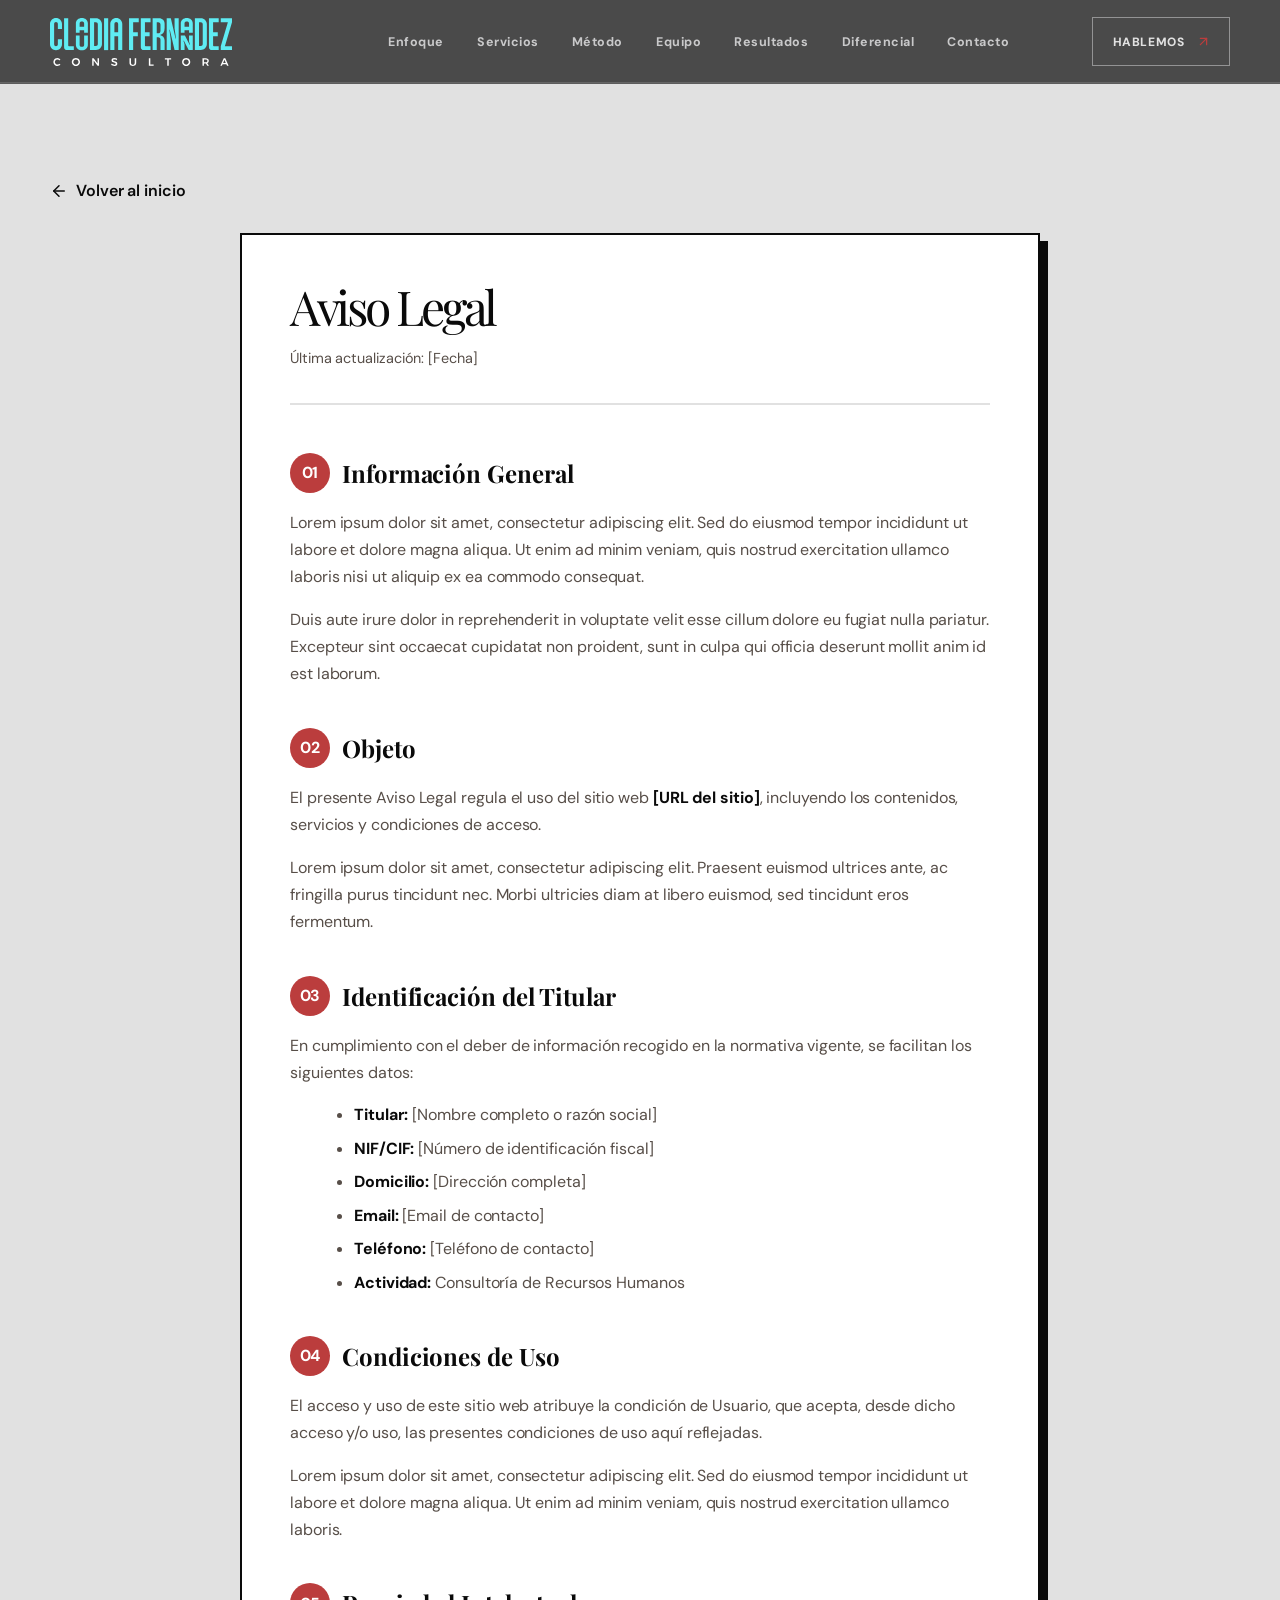
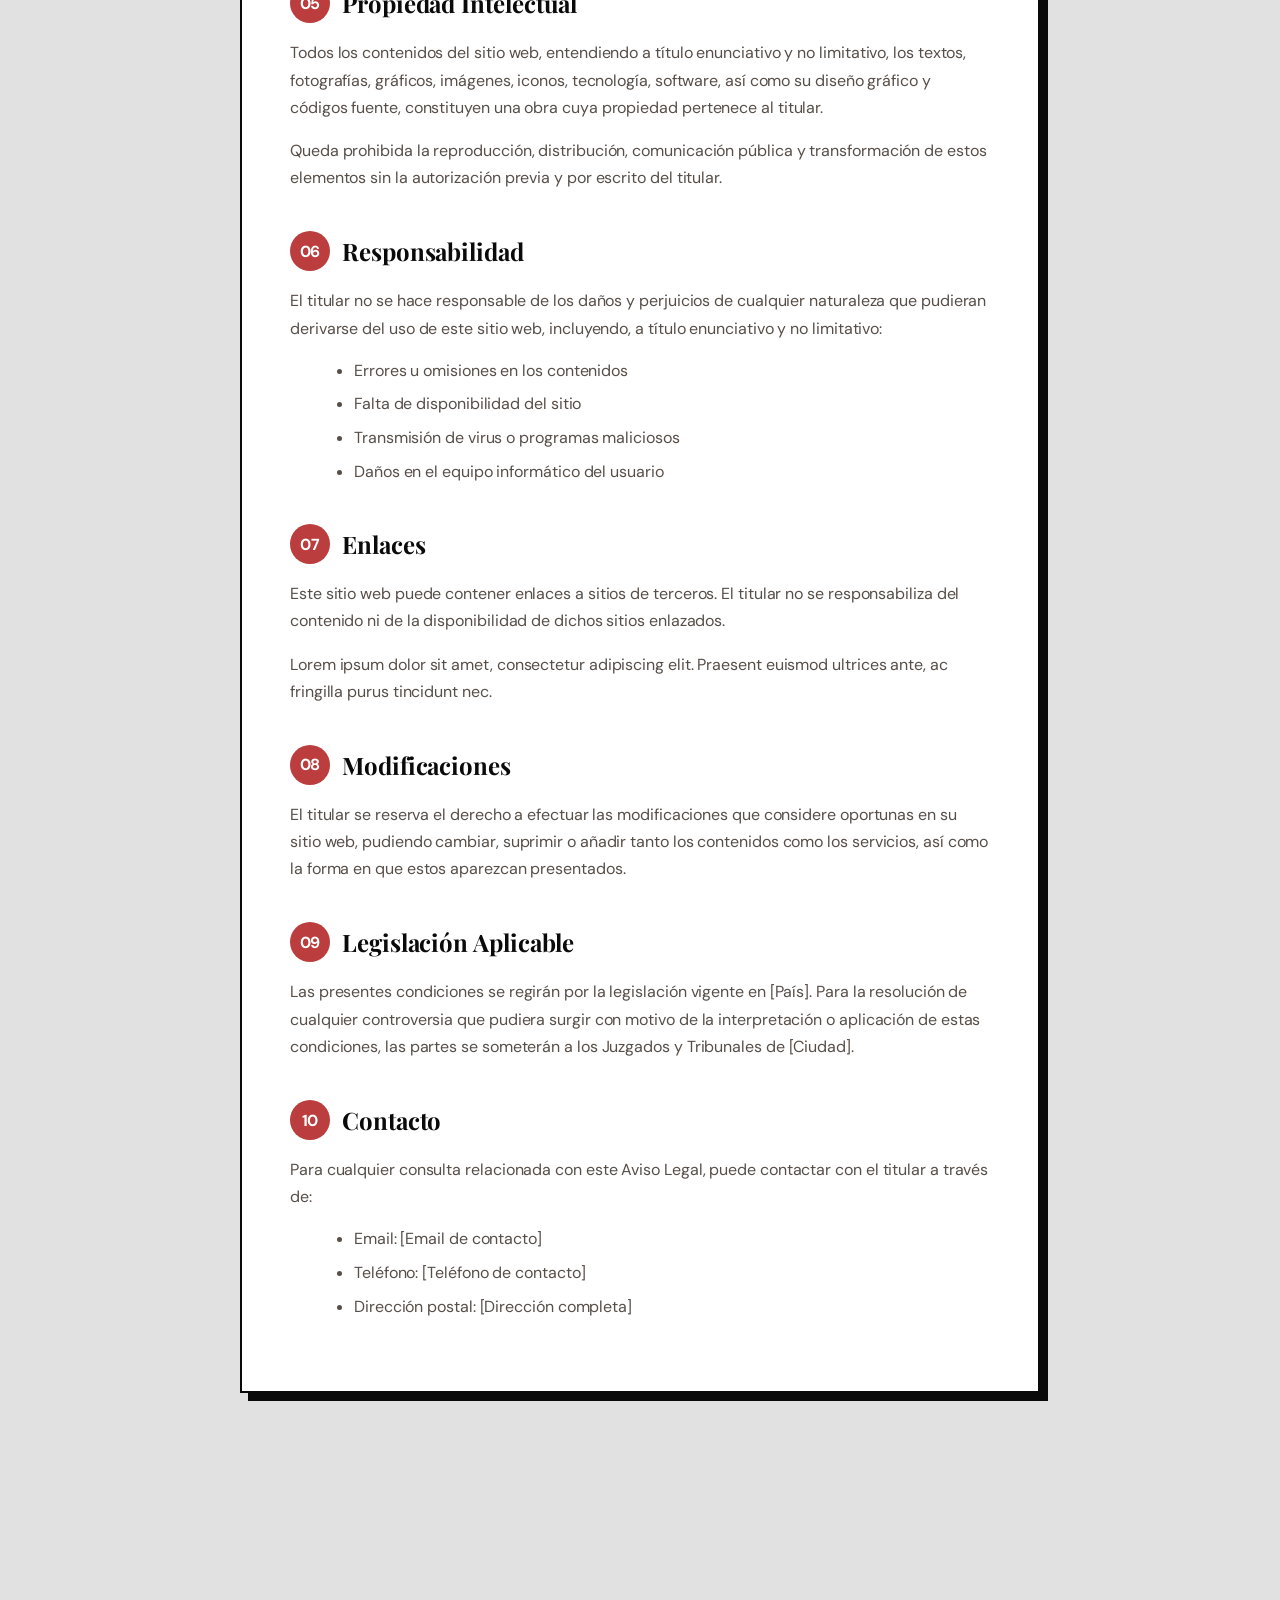
<file: legal.html>
<!DOCTYPE html>
<html lang="es">
<head>
  <meta charset="UTF-8">
  <meta name="viewport" content="width=device-width, initial-scale=1.0">
  <title>Aviso Legal | CF Consultora</title>
  <meta name="description" content="Aviso legal de CF Consultora. Términos y condiciones de uso del sitio web.">
  <link rel="stylesheet" href="public/styles.css">
  <style>
    .legal-page {
      background: var(--light-grey);
      min-height: 100vh;
      padding: 6rem 0 4rem;
    }
    .legal-content {
      max-width: 800px;
      margin: 0 auto;
      padding: 3rem;
      background: white;
      border: 2px solid var(--almost-black);
      box-shadow: 8px 8px 0 var(--almost-black);
    }
    .legal-content h1 {
      font-family: var(--display);
      font-size: clamp(2rem, 5vw, 3rem);
      margin-bottom: 1rem;
      color: var(--almost-black);
    }
    .legal-content .last-updated {
      font-size: 0.9rem;
      color: var(--dark-grey);
      margin-bottom: 3rem;
      padding-bottom: 2rem;
      border-bottom: 2px solid var(--light-grey);
    }
    .legal-content h2 {
      font-family: var(--display);
      font-size: 1.5rem;
      margin: 2.5rem 0 1rem;
      color: var(--almost-black);
      display: flex;
      align-items: center;
      gap: 0.75rem;
    }
    .legal-content h2::before {
      content: attr(data-number);
      display: inline-flex;
      align-items: center;
      justify-content: center;
      width: 40px;
      height: 40px;
      background: var(--brutal-red);
      color: white;
      font-family: var(--body);
      font-size: 1rem;
      font-weight: 700;
      border-radius: 50%;
      flex-shrink: 0;
    }
    .legal-content p {
      margin-bottom: 1rem;
      line-height: 1.7;
      color: var(--dark-grey);
    }
    .legal-content ul {
      margin: 1rem 0 1.5rem 1.5rem;
      color: var(--dark-grey);
    }
    .legal-content li {
      margin-bottom: 0.5rem;
      line-height: 1.6;
    }
    .legal-content strong {
      color: var(--almost-black);
      font-weight: 700;
    }
    .back-link {
      display: inline-flex;
      align-items: center;
      gap: 0.5rem;
      margin-bottom: 2rem;
      color: var(--almost-black);
      text-decoration: none;
      font-weight: 600;
      transition: all 0.3s ease;
    }
    .back-link:hover {
      color: var(--brutal-red);
      gap: 0.75rem;
    }
    @media (max-width: 768px) {
      .legal-content {
        padding: 2rem 1.5rem;
        margin: 0 1rem;
      }
      .legal-content h2::before {
        width: 32px;
        height: 32px;
        font-size: 0.85rem;
      }
    }
  </style>
</head>
<body>
  <header class="site-header">
    <a aria-label="CF Consultora — inicio" class="brand" href="index.html">
      <img alt="" height="42" src="public/images/logo-head.svg" width="42"/>
      <span>
        <strong>CF</strong>
        <em>Consultora</em>
      </span>
    </a>
    <nav aria-label="Navegación principal" class="desktop-nav">
      <a href="index.html#enfoque">Enfoque</a>
      <a href="index.html#servicios">Servicios</a>
      <a href="index.html#metodo">Método</a>
      <a href="index.html#equipo">Equipo</a>
      <a href="index.html#resultados">Resultados</a>
      <a href="index.html#diferencial">Diferencial</a>
      <a href="index.html#contacto">Contacto</a>
    </nav>
    <div class="header-action">
      <a class="button button-dark" href="index.html#contacto">
        Hablemos
        <svg class="lucide lucide-arrow-up-right" fill="none" height="15" stroke="currentColor" stroke-linecap="round" stroke-linejoin="round" stroke-width="2" viewBox="0 0 24 24" width="15" xmlns="http://www.w3.org/2000/svg">
          <path d="M7 7h10v10"></path>
          <path d="M7 17 17 7"></path>
        </svg>
      </a>
    </div>
  </header>

  <main class="legal-page">
    <div class="content-wrap">
      <a href="index.html" class="back-link">
        <svg fill="none" height="18" stroke="currentColor" stroke-linecap="round" stroke-linejoin="round" stroke-width="2" viewBox="0 0 24 24" width="18" xmlns="http://www.w3.org/2000/svg">
          <path d="m12 19-7-7 7-7"></path>
          <path d="M19 12H5"></path>
        </svg>
        Volver al inicio
      </a>

      <div class="legal-content">
        <h1>Aviso Legal</h1>
        <p class="last-updated">Última actualización: [Fecha]</p>

        <h2 data-number="01">Información General</h2>
        <p>Lorem ipsum dolor sit amet, consectetur adipiscing elit. Sed do eiusmod tempor incididunt ut labore et dolore magna aliqua. Ut enim ad minim veniam, quis nostrud exercitation ullamco laboris nisi ut aliquip ex ea commodo consequat.</p>
        <p>Duis aute irure dolor in reprehenderit in voluptate velit esse cillum dolore eu fugiat nulla pariatur. Excepteur sint occaecat cupidatat non proident, sunt in culpa qui officia deserunt mollit anim id est laborum.</p>

        <h2 data-number="02">Objeto</h2>
        <p>El presente Aviso Legal regula el uso del sitio web <strong>[URL del sitio]</strong>, incluyendo los contenidos, servicios y condiciones de acceso.</p>
        <p>Lorem ipsum dolor sit amet, consectetur adipiscing elit. Praesent euismod ultrices ante, ac fringilla purus tincidunt nec. Morbi ultricies diam at libero euismod, sed tincidunt eros fermentum.</p>

        <h2 data-number="03">Identificación del Titular</h2>
        <p>En cumplimiento con el deber de información recogido en la normativa vigente, se facilitan los siguientes datos:</p>
        <ul>
          <li><strong>Titular:</strong> [Nombre completo o razón social]</li>
          <li><strong>NIF/CIF:</strong> [Número de identificación fiscal]</li>
          <li><strong>Domicilio:</strong> [Dirección completa]</li>
          <li><strong>Email:</strong> [Email de contacto]</li>
          <li><strong>Teléfono:</strong> [Teléfono de contacto]</li>
          <li><strong>Actividad:</strong> Consultoría de Recursos Humanos</li>
        </ul>

        <h2 data-number="04">Condiciones de Uso</h2>
        <p>El acceso y uso de este sitio web atribuye la condición de Usuario, que acepta, desde dicho acceso y/o uso, las presentes condiciones de uso aquí reflejadas.</p>
        <p>Lorem ipsum dolor sit amet, consectetur adipiscing elit. Sed do eiusmod tempor incididunt ut labore et dolore magna aliqua. Ut enim ad minim veniam, quis nostrud exercitation ullamco laboris.</p>

        <h2 data-number="05">Propiedad Intelectual</h2>
        <p>Todos los contenidos del sitio web, entendiendo a título enunciativo y no limitativo, los textos, fotografías, gráficos, imágenes, iconos, tecnología, software, así como su diseño gráfico y códigos fuente, constituyen una obra cuya propiedad pertenece al titular.</p>
        <p>Queda prohibida la reproducción, distribución, comunicación pública y transformación de estos elementos sin la autorización previa y por escrito del titular.</p>

        <h2 data-number="06">Responsabilidad</h2>
        <p>El titular no se hace responsable de los daños y perjuicios de cualquier naturaleza que pudieran derivarse del uso de este sitio web, incluyendo, a título enunciativo y no limitativo:</p>
        <ul>
          <li>Errores u omisiones en los contenidos</li>
          <li>Falta de disponibilidad del sitio</li>
          <li>Transmisión de virus o programas maliciosos</li>
          <li>Daños en el equipo informático del usuario</li>
        </ul>

        <h2 data-number="07">Enlaces</h2>
        <p>Este sitio web puede contener enlaces a sitios de terceros. El titular no se responsabiliza del contenido ni de la disponibilidad de dichos sitios enlazados.</p>
        <p>Lorem ipsum dolor sit amet, consectetur adipiscing elit. Praesent euismod ultrices ante, ac fringilla purus tincidunt nec.</p>

        <h2 data-number="08">Modificaciones</h2>
        <p>El titular se reserva el derecho a efectuar las modificaciones que considere oportunas en su sitio web, pudiendo cambiar, suprimir o añadir tanto los contenidos como los servicios, así como la forma en que estos aparezcan presentados.</p>

        <h2 data-number="09">Legislación Aplicable</h2>
        <p>Las presentes condiciones se regirán por la legislación vigente en [País]. Para la resolución de cualquier controversia que pudiera surgir con motivo de la interpretación o aplicación de estas condiciones, las partes se someterán a los Juzgados y Tribunales de [Ciudad].</p>

        <h2 data-number="10">Contacto</h2>
        <p>Para cualquier consulta relacionada con este Aviso Legal, puede contactar con el titular a través de:</p>
        <ul>
          <li>Email: [Email de contacto]</li>
          <li>Teléfono: [Teléfono de contacto]</li>
          <li>Dirección postal: [Dirección completa]</li>
        </ul>
      </div>
    </div>
  </main>

  <footer class="site-footer" id="legales">
    <div class="content-wrap footer-top">
      <a aria-label="CF Consultora — inicio" class="brand footer-brand" href="index.html">
        <img alt="" height="42" src="public/images/logo.svg" width="42"/>
        <span>
          <strong>CF</strong>
          <em>Consultora</em>
        </span>
      </a>
      <p>Transformamos empresas y carreras con ética, experiencia y enfoque humano.</p>
      <div class="social-links">
        <a aria-label="LinkedIn de Claudia Fernández" href="https://www.linkedin.com/in/claudia-fernandez-1aa04a14/" rel="noreferrer" target="_blank">
          <svg class="lucide lucide-linkedin" fill="none" height="18" stroke="currentColor" stroke-linecap="round" stroke-linejoin="round" stroke-width="2" viewBox="0 0 24 24" width="18" xmlns="http://www.w3.org/2000/svg">
            <path d="M16 8a6 6 0 0 1 6 6v7h-4v-7a2 2 0 0 0-2-2 2 2 0 0 0-2 2v7h-4v-7a6 6 0 0 1 6-6z"></path>
            <rect height="12" width="4" x="2" y="9"></rect>
            <circle cx="4" cy="4" r="2"></circle>
          </svg>
        </a>
        <a aria-label="Instagram de CF Consultora" href="https://www.instagram.com/cfreclutandotalentos" rel="noreferrer" target="_blank">
          <svg class="lucide lucide-instagram" fill="none" height="18" stroke="currentColor" stroke-linecap="round" stroke-linejoin="round" stroke-width="2" viewBox="0 0 24 24" width="18" xmlns="http://www.w3.org/2000/svg">
            <rect height="20" rx="5" ry="5" width="20" x="2" y="2"></rect>
            <path d="M16 11.37A4 4 0 1 1 12.63 8 4 4 0 0 1 16 11.37z"></path>
            <line x1="17.5" x2="17.51" y1="6.5" y2="6.5"></line>
          </svg>
        </a>
        <a aria-label="WhatsApp de CF Consultora" href="https://wa.me/5215518262363" rel="noreferrer" target="_blank">
          <svg class="lucide lucide-message-circle" fill="none" height="18" stroke="currentColor" stroke-linecap="round" stroke-linejoin="round" stroke-width="2" viewBox="0 0 24 24" width="18" xmlns="http://www.w3.org/2000/svg">
            <path d="M7.9 20A9 9 0 1 0 4 16.1L2 22Z"></path>
          </svg>
        </a>
      </div>
    </div>
    <div class="content-wrap footer-bottom">
      <span>© 2026 CF Consultora</span>
      <span>Ciudad de México · América Latina</span>
      <div>
        <a href="aviso-legal.html">Aviso legal</a>
        <a href="privacidad.html">Privacidad</a>
      </div>
    </div>
  </footer>
</body>
</html>
</file>
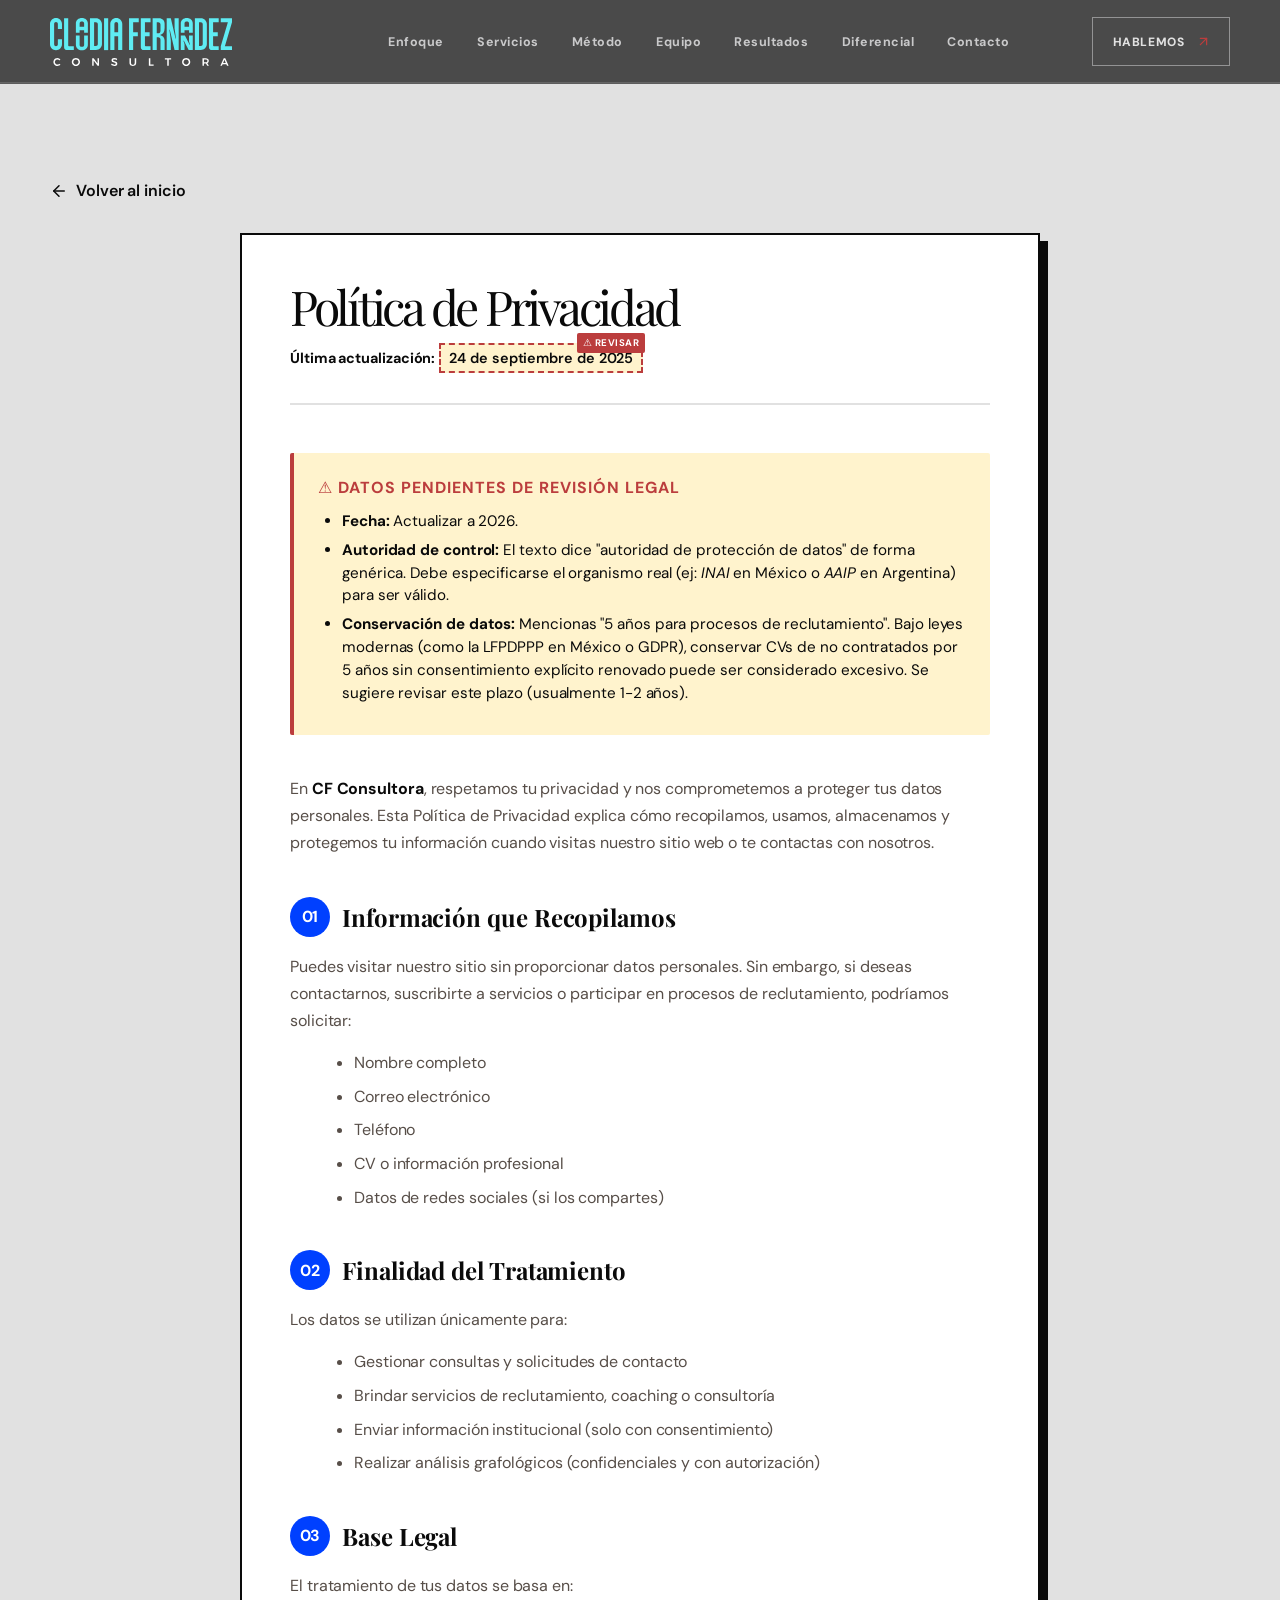
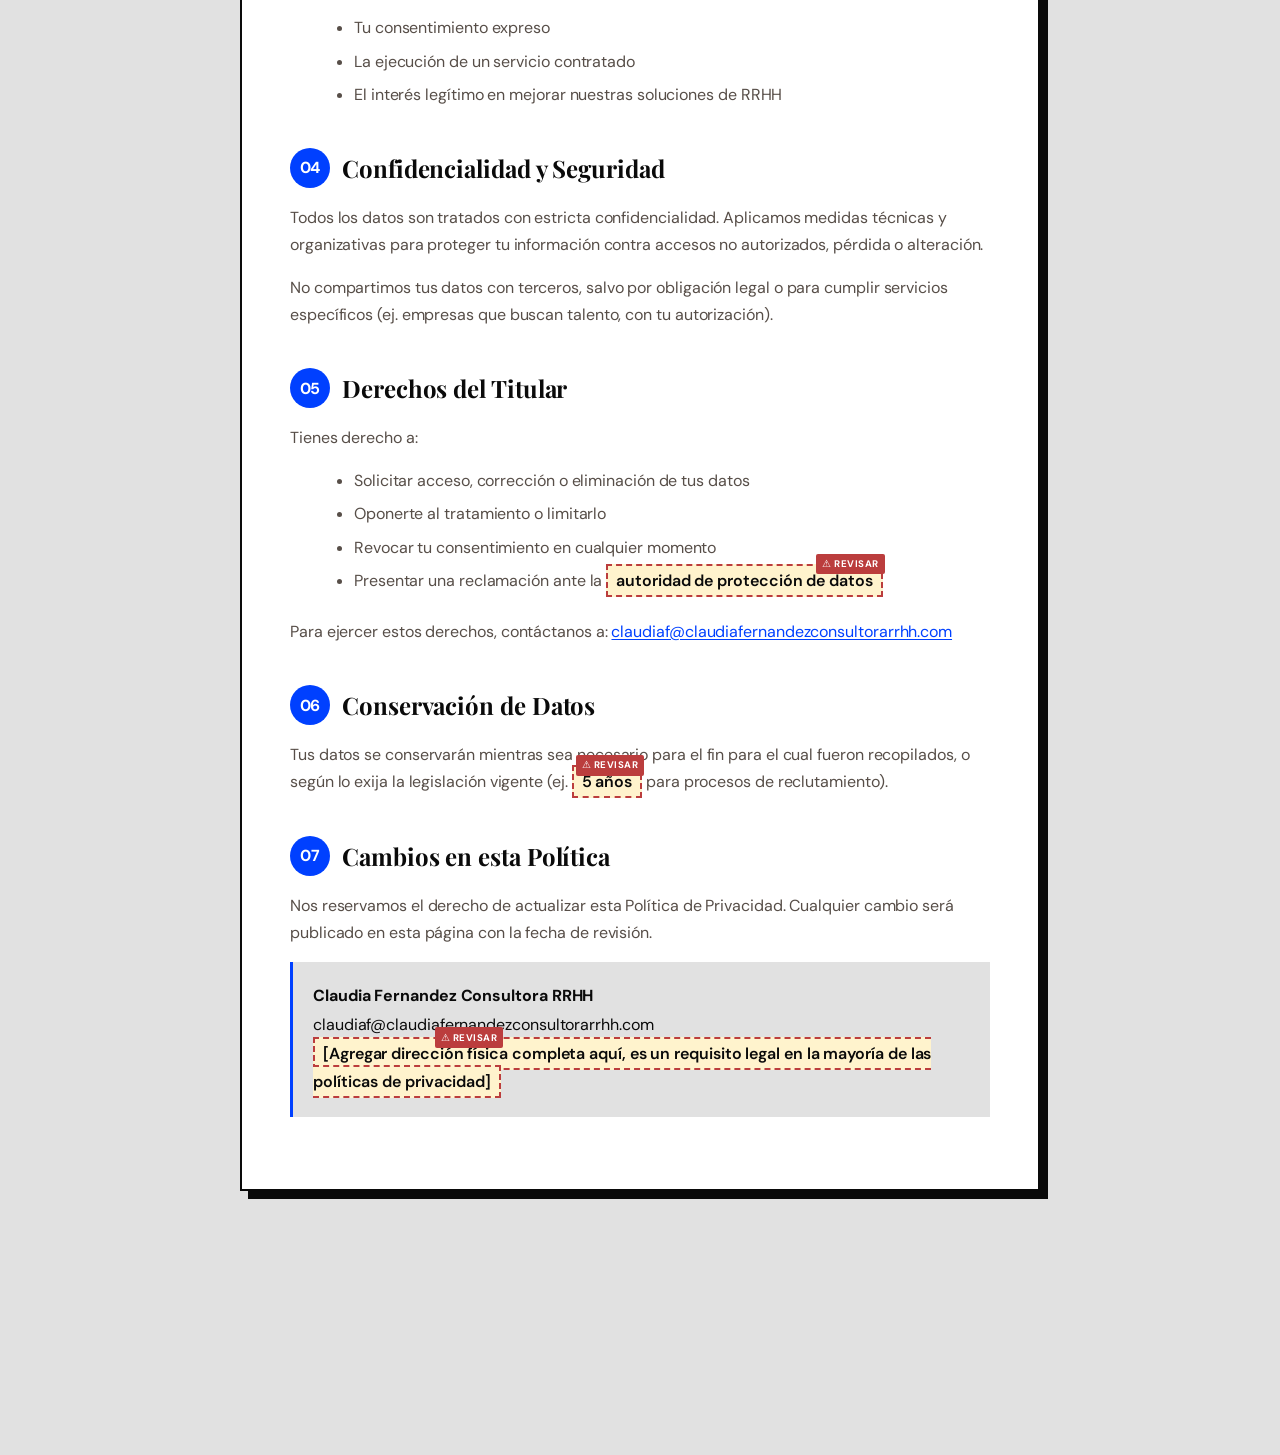
<file: politica-privacidad.html>
<!DOCTYPE html>
<html lang="es">
<head>
  <meta charset="UTF-8">
  <meta name="viewport" content="width=device-width, initial-scale=1.0">
  <title>Política de Privacidad | CF Consultora</title>
  <meta name="description" content="Política de privacidad de CF Consultora. Cómo recopilamos, usamos y protegemos tus datos personales.">
  <link rel="stylesheet" href="public/styles.css">
  <style>
    .legal-page {
      background: var(--light-grey);
      min-height: 100vh;
      padding: 6rem 0 4rem;
    }
    .legal-content {
      max-width: 800px;
      margin: 0 auto;
      padding: 3rem;
      background: white;
      border: 2px solid var(--almost-black);
      box-shadow: 8px 8px 0 var(--almost-black);
    }
    .legal-content h1 {
      font-family: var(--display);
      font-size: clamp(2rem, 5vw, 3rem);
      margin-bottom: 1rem;
      color: var(--almost-black);
    }
    .legal-content .last-updated {
      font-size: 0.9rem;
      color: var(--dark-grey);
      margin-bottom: 3rem;
      padding-bottom: 2rem;
      border-bottom: 2px solid var(--light-grey);
    }
    .legal-content h2 {
      font-family: var(--display);
      font-size: 1.5rem;
      margin: 2.5rem 0 1rem;
      color: var(--almost-black);
      display: flex;
      align-items: center;
      gap: 0.75rem;
    }
    /* Números en azul para diferenciar del Aviso Legal */
    .legal-content h2::before {
      content: attr(data-number);
      display: inline-flex;
      align-items: center;
      justify-content: center;
      width: 40px;
      height: 40px;
      background: var(--dark-blue);
      color: white;
      font-family: var(--body);
      font-size: 1rem;
      font-weight: 700;
      border-radius: 50%;
      flex-shrink: 0;
    }
    .legal-content p {
      margin-bottom: 1rem;
      line-height: 1.7;
      color: var(--dark-grey);
    }
    .legal-content ul {
      margin: 1rem 0 1.5rem 1.5rem;
      color: var(--dark-grey);
    }
    .legal-content li {
      margin-bottom: 0.5rem;
      line-height: 1.6;
    }
    .legal-content strong {
      color: var(--almost-black);
      font-weight: 700;
    }
    .legal-content a {
      color: var(--dark-blue);
      text-decoration: underline;
      text-underline-offset: 2px;
    }
    .legal-content a:hover {
      color: var(--brutal-red);
    }
    
    /* 🎯 ESTILO PARA RESALTAR DATOS PENDIENTES DE REVISIÓN */
    .pending-review {
      position: relative;
      background: #fff3cd;
      border: 2px dashed var(--brutal-red);
      padding: 0.25rem 0.5rem;
      display: inline;
      font-weight: 600;
      color: var(--almost-black);
    }
    .pending-review::before {
      content: '⚠ REVISAR';
      position: absolute;
      top: -12px;
      right: -4px;
      background: var(--brutal-red);
      color: white;
      font-size: 0.6rem;
      font-weight: 700;
      padding: 2px 6px;
      border-radius: 2px;
      letter-spacing: 0.5px;
      font-family: var(--body);
      white-space: nowrap;
      z-index: 2;
    }

    /* Bloque de resumen de revisiones */
    .review-summary {
      background: #fff3cd;
      border-left: 4px solid var(--brutal-red);
      padding: 1.5rem;
      margin-bottom: 2.5rem;
      border-radius: 2px;
    }
    .review-summary h3 {
      font-family: var(--body);
      font-size: 1rem;
      margin-bottom: 0.75rem;
      color: var(--brutal-red);
      text-transform: uppercase;
      letter-spacing: 1px;
      display: flex;
      align-items: center;
      gap: 0.5rem;
    }
    .review-summary ul {
      margin: 0;
      padding-left: 1.5rem;
      color: var(--almost-black);
      font-size: 0.95rem;
    }
    .review-summary li {
      margin-bottom: 0.4rem;
      line-height: 1.5;
    }
    
    .back-link {
      display: inline-flex;
      align-items: center;
      gap: 0.5rem;
      margin-bottom: 2rem;
      color: var(--almost-black);
      text-decoration: none;
      font-weight: 600;
      transition: all 0.3s ease;
    }
    .back-link:hover {
      color: var(--dark-blue);
      gap: 0.75rem;
    }
    
    .legal-info-block {
      background: var(--light-grey);
      padding: 1.25rem;
      border-left: 3px solid var(--dark-blue);
      margin: 1rem 0 1.5rem;
      line-height: 1.8;
    }
    
    @media (max-width: 768px) {
      .legal-content {
        padding: 2rem 1.5rem;
        margin: 0 1rem;
      }
      .legal-content h2::before {
        width: 32px;
        height: 32px;
        font-size: 0.85rem;
      }
    }
  </style>
</head>
<body>
  <header class="site-header">
    <a aria-label="CF Consultora — inicio" class="brand" href="index.html">
      <img alt="" height="42" src="public/images/logo-head.svg" width="42"/>
      <span>
        <strong>CF</strong>
        <em>Consultora</em>
      </span>
    </a>
    <nav aria-label="Navegación principal" class="desktop-nav">
      <a href="index.html#enfoque">Enfoque</a>
      <a href="index.html#servicios">Servicios</a>
      <a href="index.html#metodo">Método</a>
      <a href="index.html#equipo">Equipo</a>
      <a href="index.html#resultados">Resultados</a>
      <a href="index.html#diferencial">Diferencial</a>
      <a href="index.html#contacto">Contacto</a>
    </nav>
    <div class="header-action">
      <a class="button button-dark" href="index.html#contacto">
        Hablemos
        <svg class="lucide lucide-arrow-up-right" fill="none" height="15" stroke="currentColor" stroke-linecap="round" stroke-linejoin="round" stroke-width="2" viewBox="0 0 24 24" width="15" xmlns="http://www.w3.org/2000/svg">
          <path d="M7 7h10v10"></path>
          <path d="M7 17 17 7"></path>
        </svg>
      </a>
    </div>
  </header>

  <main class="legal-page">
    <div class="content-wrap">
      <a href="index.html" class="back-link">
        <svg fill="none" height="18" stroke="currentColor" stroke-linecap="round" stroke-linejoin="round" stroke-width="2" viewBox="0 0 24 24" width="18" xmlns="http://www.w3.org/2000/svg">
          <path d="m12 19-7-7 7-7"></path>
          <path d="M19 12H5"></path>
        </svg>
        Volver al inicio
      </a>

      <div class="legal-content">
        <h1>Política de Privacidad</h1>
        <p class="last-updated">
          <strong>Última actualización:</strong> 
          <span class="pending-review">24 de septiembre de 2025</span>
        </p>

        <!-- 🎯 RESUMEN DE PUNTOS A REVISAR -->
        <div class="review-summary">
          <h3>⚠ Datos pendientes de revisión legal</h3>
          <ul>
            <li><strong>Fecha:</strong> Actualizar a 2026.</li>
            <li><strong>Autoridad de control:</strong> El texto dice "autoridad de protección de datos" de forma genérica. Debe especificarse el organismo real (ej: <em>INAI</em> en México o <em>AAIP</em> en Argentina) para ser válido.</li>
            <li><strong>Conservación de datos:</strong> Mencionas "5 años para procesos de reclutamiento". Bajo leyes modernas (como la LFPDPPP en México o GDPR), conservar CVs de no contratados por 5 años sin consentimiento explícito renovado puede ser considerado excesivo. Se sugiere revisar este plazo (usualmente 1-2 años).</li>
          </ul>
        </div>

        <p>En <strong>CF Consultora</strong>, respetamos tu privacidad y nos comprometemos a proteger tus datos personales. Esta Política de Privacidad explica cómo recopilamos, usamos, almacenamos y protegemos tu información cuando visitas nuestro sitio web o te contactas con nosotros.</p>

        <h2 data-number="01">Información que Recopilamos</h2>
        <p>Puedes visitar nuestro sitio sin proporcionar datos personales. Sin embargo, si deseas contactarnos, suscribirte a servicios o participar en procesos de reclutamiento, podríamos solicitar:</p>
        <ul>
          <li>Nombre completo</li>
          <li>Correo electrónico</li>
          <li>Teléfono</li>
          <li>CV o información profesional</li>
          <li>Datos de redes sociales (si los compartes)</li>
        </ul>

        <h2 data-number="02">Finalidad del Tratamiento</h2>
        <p>Los datos se utilizan únicamente para:</p>
        <ul>
          <li>Gestionar consultas y solicitudes de contacto</li>
          <li>Brindar servicios de reclutamiento, coaching o consultoría</li>
          <li>Enviar información institucional (solo con consentimiento)</li>
          <li>Realizar análisis grafológicos (confidenciales y con autorización)</li>
        </ul>

        <h2 data-number="03">Base Legal</h2>
        <p>El tratamiento de tus datos se basa en:</p>
        <ul>
          <li>Tu consentimiento expreso</li>
          <li>La ejecución de un servicio contratado</li>
          <li>El interés legítimo en mejorar nuestras soluciones de RRHH</li>
        </ul>

        <h2 data-number="04">Confidencialidad y Seguridad</h2>
        <p>Todos los datos son tratados con estricta confidencialidad. Aplicamos medidas técnicas y organizativas para proteger tu información contra accesos no autorizados, pérdida o alteración.</p>
        <p>No compartimos tus datos con terceros, salvo por obligación legal o para cumplir servicios específicos (ej. empresas que buscan talento, con tu autorización).</p>

        <h2 data-number="05">Derechos del Titular</h2>
        <p>Tienes derecho a:</p>
        <ul>
          <li>Solicitar acceso, corrección o eliminación de tus datos</li>
          <li>Oponerte al tratamiento o limitarlo</li>
          <li>Revocar tu consentimiento en cualquier momento</li>
          <li>Presentar una reclamación ante la <span class="pending-review">autoridad de protección de datos</span></li>
        </ul>
        <p>Para ejercer estos derechos, contáctanos a: <a href="mailto:claudiaf@claudiafernandezconsultorarrhh.com?subject=Ejercicio de Derechos ARCO">claudiaf@claudiafernandezconsultorarrhh.com</a></p>

        <h2 data-number="06">Conservación de Datos</h2>
        <p>Tus datos se conservarán mientras sea necesario para el fin para el cual fueron recopilados, o según lo exija la legislación vigente (ej. <span class="pending-review">5 años</span> para procesos de reclutamiento).</p>

        <h2 data-number="07">Cambios en esta Política</h2>
        <p>Nos reservamos el derecho de actualizar esta Política de Privacidad. Cualquier cambio será publicado en esta página con la fecha de revisión.</p>

        <div class="legal-info-block">
          <strong>Claudia Fernandez Consultora RRHH</strong><br>
          claudiaf@claudiafernandezconsultorarrhh.com<br>
          <span class="pending-review">[Agregar dirección física completa aquí, es un requisito legal en la mayoría de las políticas de privacidad]</span>
        </div>
      </div>
    </div>
  </main>

  <footer class="site-footer" id="legales">
    <div class="content-wrap footer-top">
      <a aria-label="CF Consultora — inicio" class="brand footer-brand" href="index.html">
        <img alt="" height="42" src="public/images/logo.svg" width="42"/>
        <span>
          <strong>CF</strong>
          <em>Consultora</em>
        </span>
      </a>
      <p>Transformamos empresas y carreras con ética, experiencia y enfoque humano.</p>
      <div class="social-links">
        <a aria-label="LinkedIn de Claudia Fernández" href="https://www.linkedin.com/in/claudia-fernandez-1aa04a14/" rel="noreferrer" target="_blank">
          <svg class="lucide lucide-linkedin" fill="none" height="18" stroke="currentColor" stroke-linecap="round" stroke-linejoin="round" stroke-width="2" viewBox="0 0 24 24" width="18" xmlns="http://www.w3.org/2000/svg">
            <path d="M16 8a6 6 0 0 1 6 6v7h-4v-7a2 2 0 0 0-2-2 2 2 0 0 0-2 2v7h-4v-7a6 6 0 0 1 6-6z"></path>
            <rect height="12" width="4" x="2" y="9"></rect>
            <circle cx="4" cy="4" r="2"></circle>
          </svg>
        </a>
        <a aria-label="Instagram de CF Consultora" href="https://www.instagram.com/cfreclutandotalentos" rel="noreferrer" target="_blank">
          <svg class="lucide lucide-instagram" fill="none" height="18" stroke="currentColor" stroke-linecap="round" stroke-linejoin="round" stroke-width="2" viewBox="0 0 24 24" width="18" xmlns="http://www.w3.org/2000/svg">
            <rect height="20" rx="5" ry="5" width="20" x="2" y="2"></rect>
            <path d="M16 11.37A4 4 0 1 1 12.63 8 4 4 0 0 1 16 11.37z"></path>
            <line x1="17.5" x2="17.51" y1="6.5" y2="6.5"></line>
          </svg>
        </a>
        <a aria-label="WhatsApp de CF Consultora" href="https://wa.me/5215518262363" rel="noreferrer" target="_blank">
          <svg class="lucide lucide-message-circle" fill="none" height="18" stroke="currentColor" stroke-linecap="round" stroke-linejoin="round" stroke-width="2" viewBox="0 0 24 24" width="18" xmlns="http://www.w3.org/2000/svg">
            <path d="M7.9 20A9 9 0 1 0 4 16.1L2 22Z"></path>
          </svg>
        </a>
      </div>
    </div>
    <div class="content-wrap footer-bottom">
      <span>© 2026 CF Consultora</span>
      <span>Ciudad de México · América Latina</span>
      <div>
        <a href="aviso-legal.html">Aviso legal</a>
        <a href="privacidad.html">Privacidad</a>
      </div>
    </div>
  </footer>
</body>
</html>
</file>
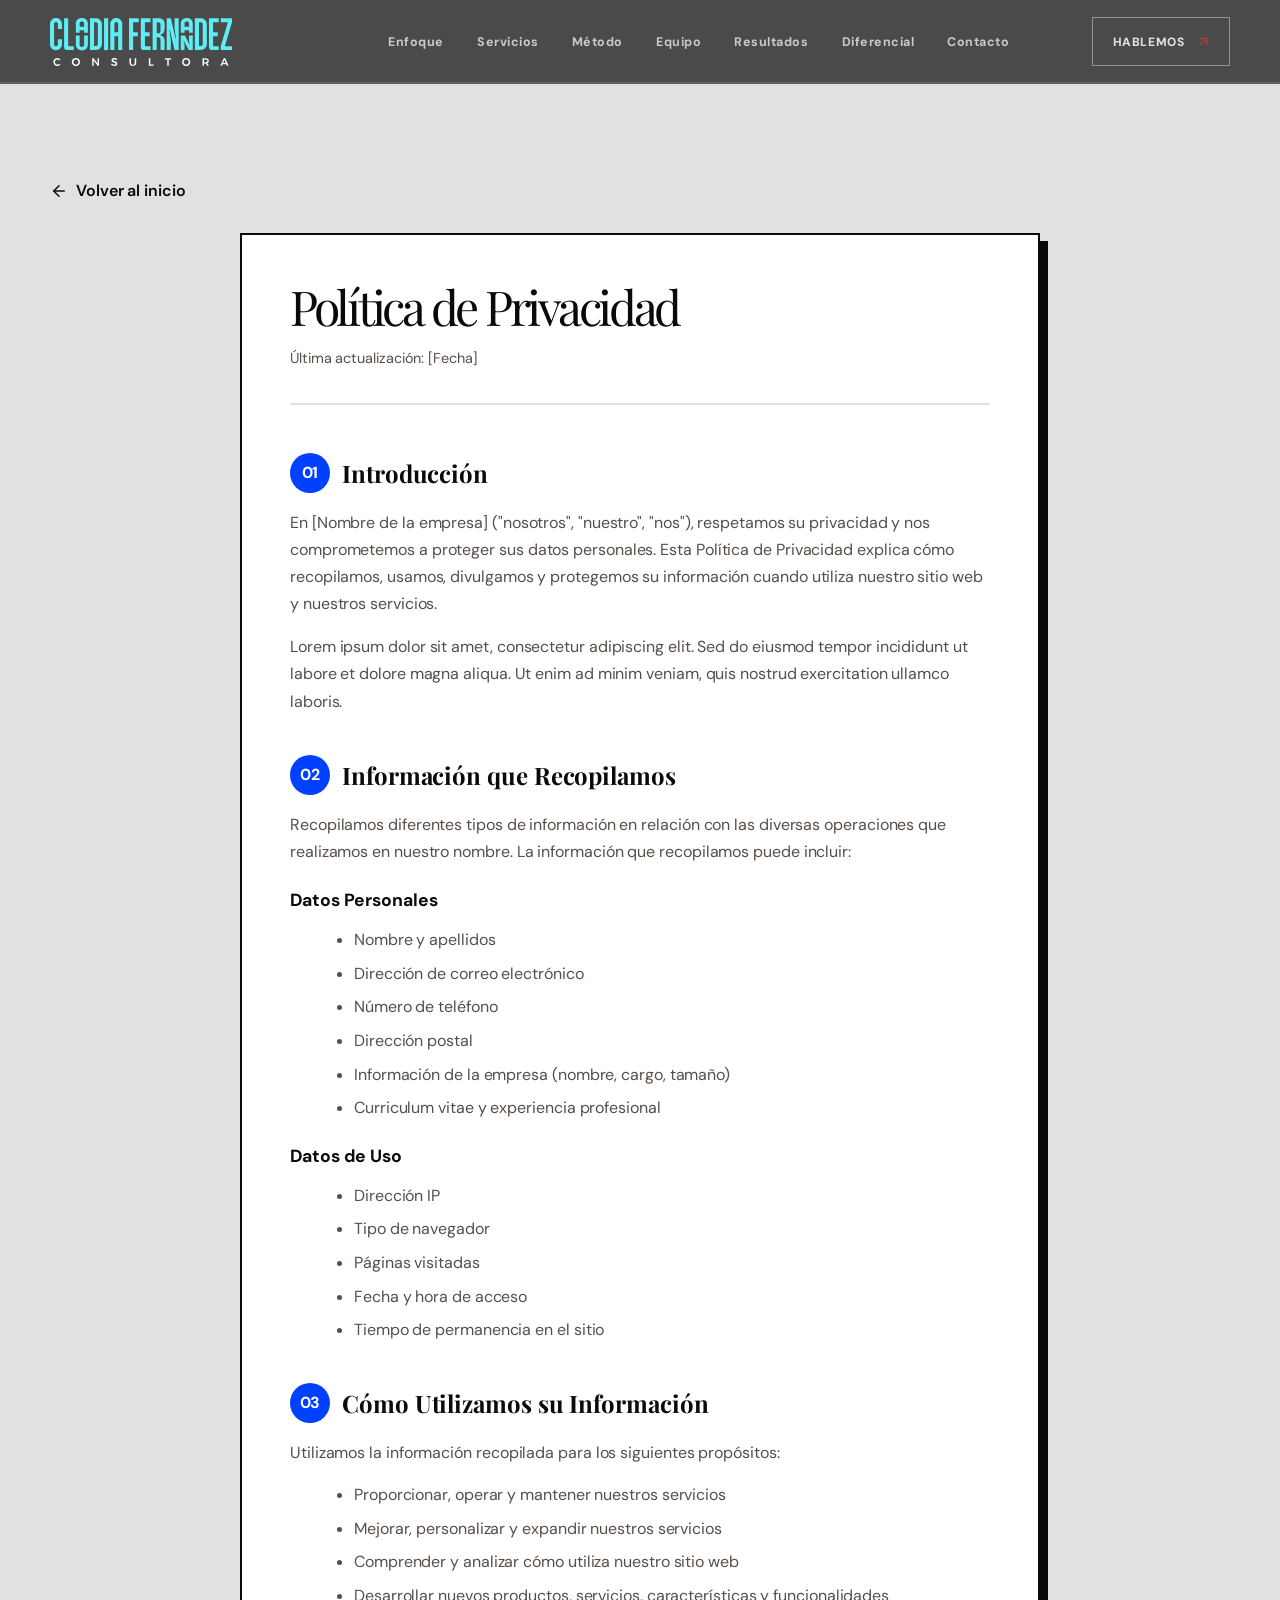
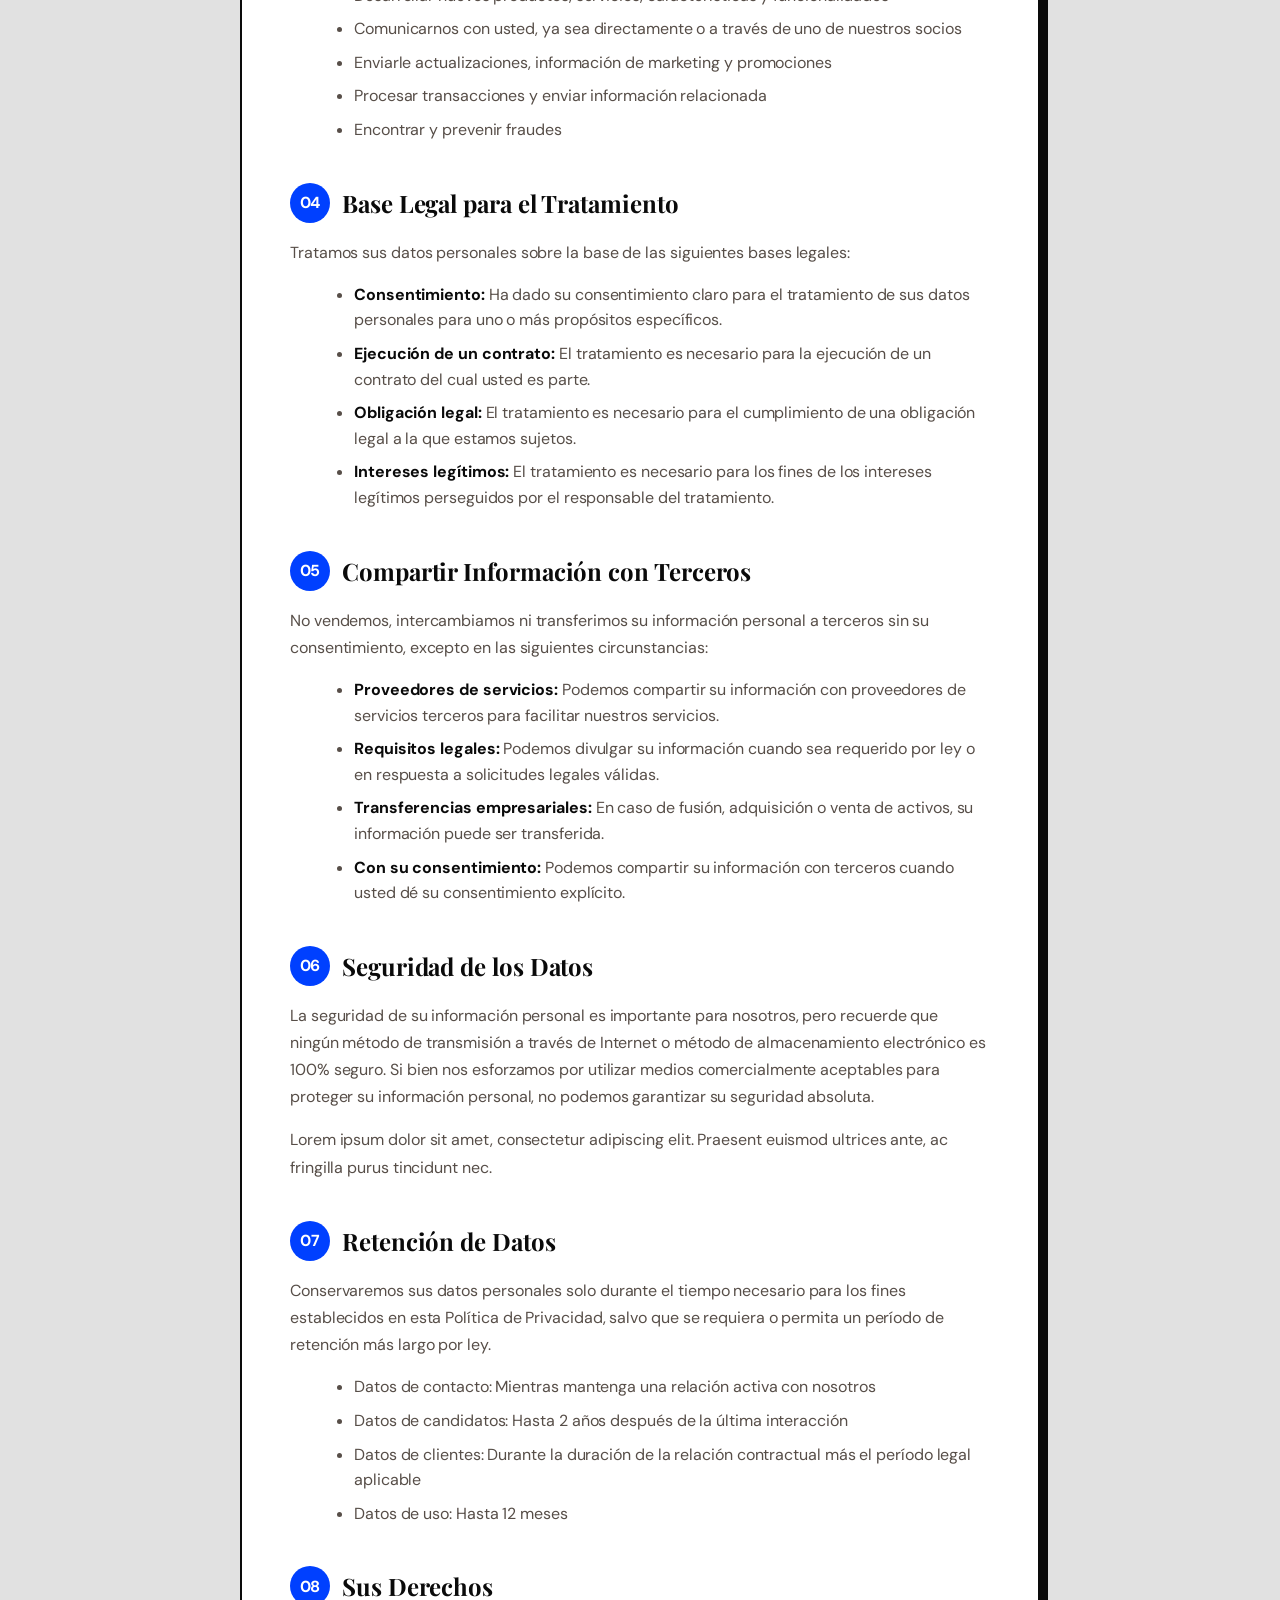
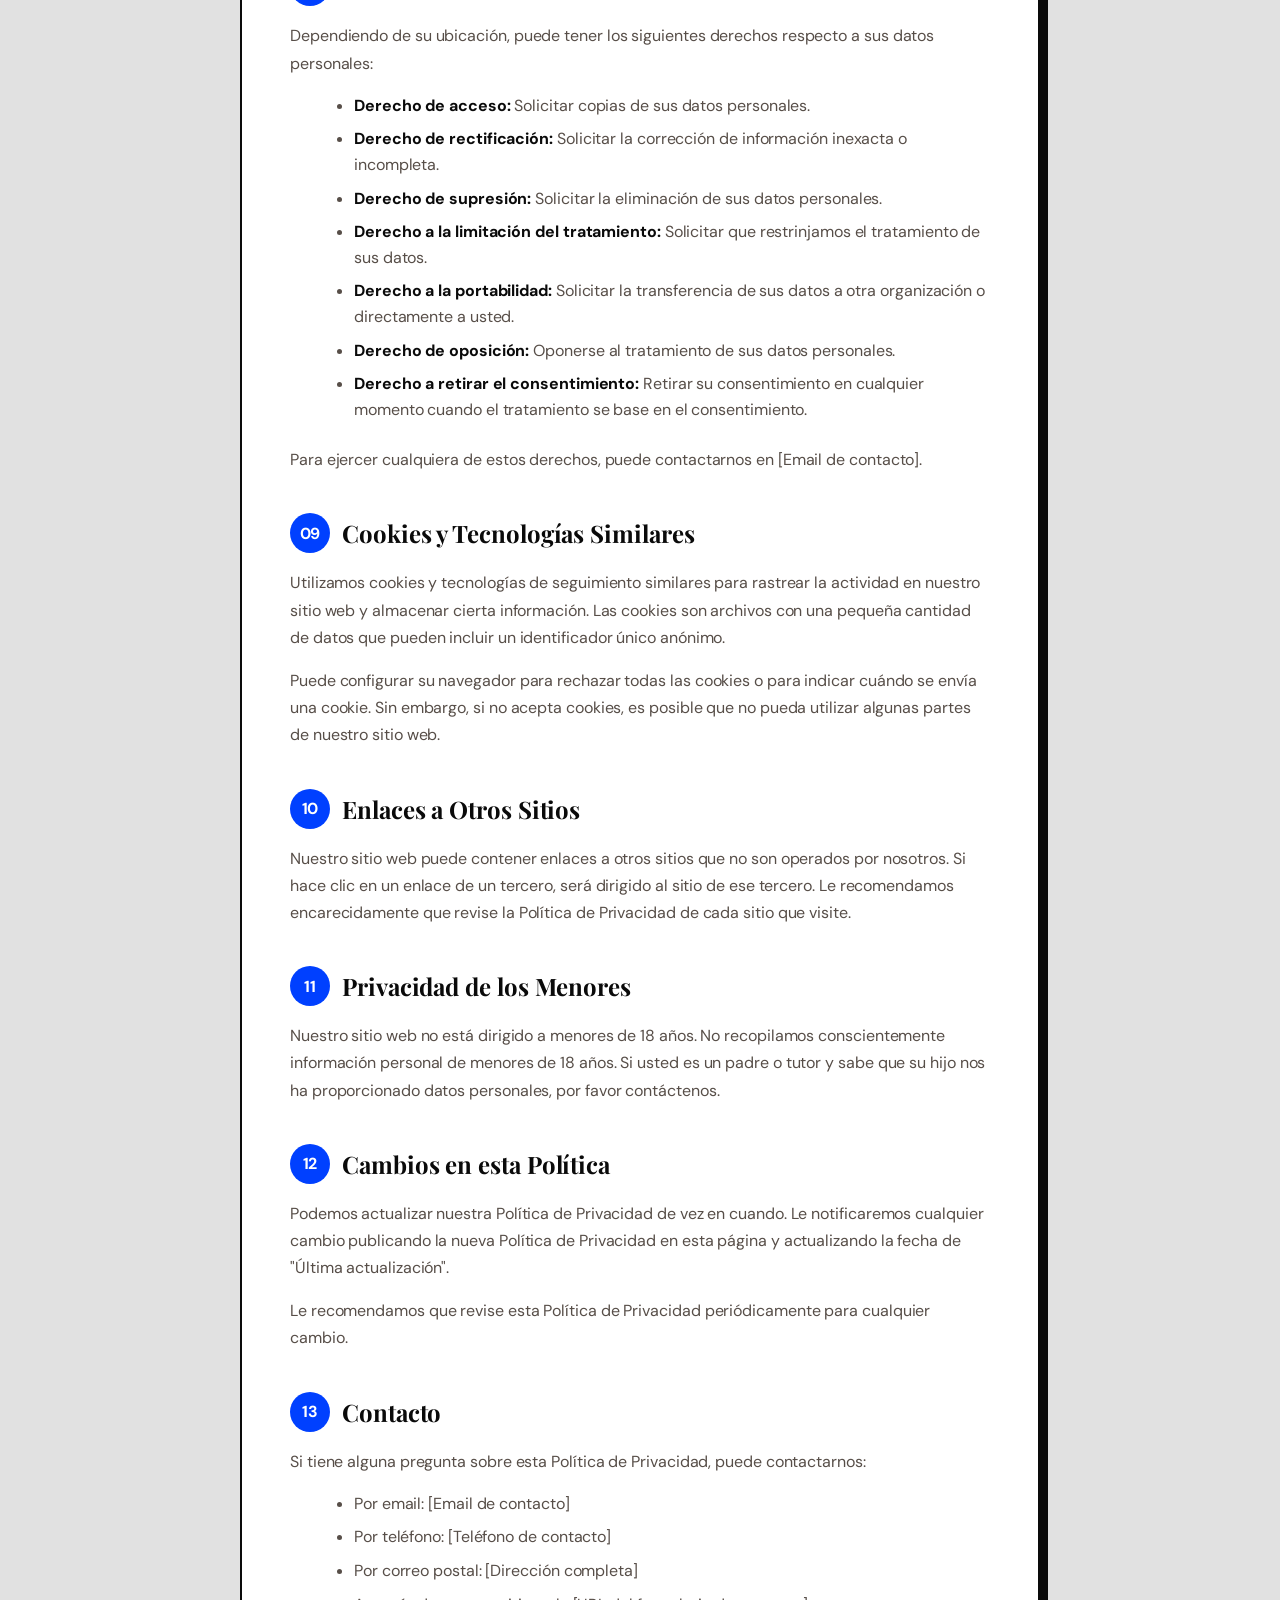
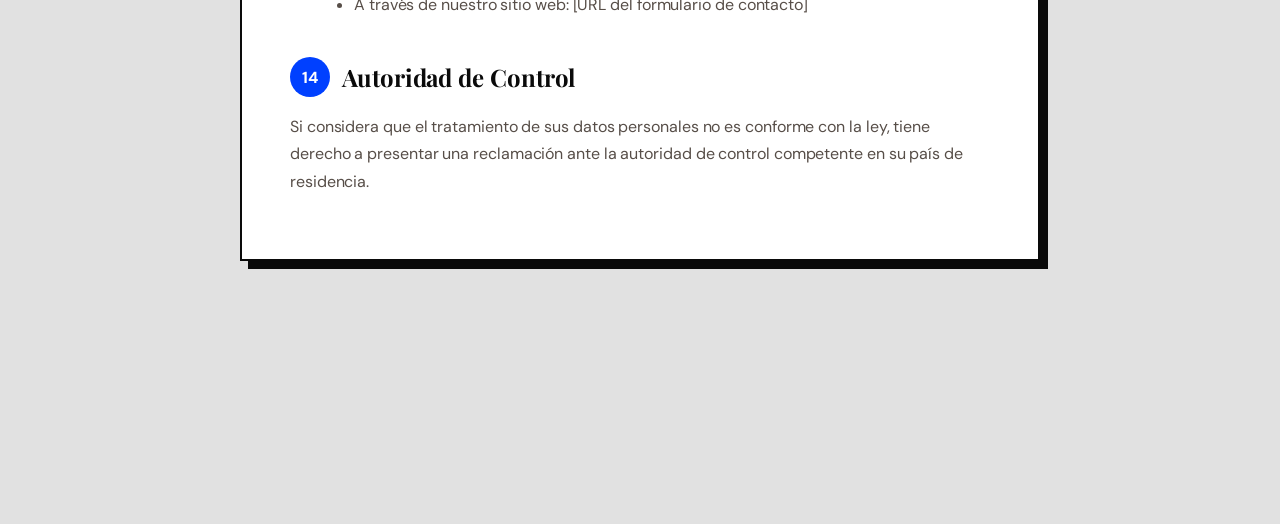
<file: privacidad.html>
<!DOCTYPE html>
<html lang="es">
<head>
  <meta charset="UTF-8">
  <meta name="viewport" content="width=device-width, initial-scale=1.0">
  <title>Política de Privacidad | CF Consultora</title>
  <meta name="description" content="Política de privacidad de CF Consultora. Cómo recopilamos, usamos y protegemos tus datos personales.">
  <link rel="stylesheet" href="public/styles.css">
  <style>
    .legal-page {
      background: var(--light-grey);
      min-height: 100vh;
      padding: 6rem 0 4rem;
    }
    .legal-content {
      max-width: 800px;
      margin: 0 auto;
      padding: 3rem;
      background: white;
      border: 2px solid var(--almost-black);
      box-shadow: 8px 8px 0 var(--almost-black);
    }
    .legal-content h1 {
      font-family: var(--display);
      font-size: clamp(2rem, 5vw, 3rem);
      margin-bottom: 1rem;
      color: var(--almost-black);
    }
    .legal-content .last-updated {
      font-size: 0.9rem;
      color: var(--dark-grey);
      margin-bottom: 3rem;
      padding-bottom: 2rem;
      border-bottom: 2px solid var(--light-grey);
    }
    .legal-content h2 {
      font-family: var(--display);
      font-size: 1.5rem;
      margin: 2.5rem 0 1rem;
      color: var(--almost-black);
      display: flex;
      align-items: center;
      gap: 0.75rem;
    }
    .legal-content h2::before {
      content: attr(data-number);
      display: inline-flex;
      align-items: center;
      justify-content: center;
      width: 40px;
      height: 40px;
      background: var(--dark-blue);
      color: white;
      font-family: var(--body);
      font-size: 1rem;
      font-weight: 700;
      border-radius: 50%;
      flex-shrink: 0;
    }
    .legal-content h3 {
      font-family: var(--body);
      font-size: 1.1rem;
      margin: 1.5rem 0 0.75rem;
      color: var(--almost-black);
      font-weight: 700;
    }
    .legal-content p {
      margin-bottom: 1rem;
      line-height: 1.7;
      color: var(--dark-grey);
    }
    .legal-content ul {
      margin: 1rem 0 1.5rem 1.5rem;
      color: var(--dark-grey);
    }
    .legal-content li {
      margin-bottom: 0.5rem;
      line-height: 1.6;
    }
    .legal-content strong {
      color: var(--almost-black);
      font-weight: 700;
    }
    .back-link {
      display: inline-flex;
      align-items: center;
      gap: 0.5rem;
      margin-bottom: 2rem;
      color: var(--almost-black);
      text-decoration: none;
      font-weight: 600;
      transition: all 0.3s ease;
    }
    .back-link:hover {
      color: var(--dark-blue);
      gap: 0.75rem;
    }
    @media (max-width: 768px) {
      .legal-content {
        padding: 2rem 1.5rem;
        margin: 0 1rem;
      }
      .legal-content h2::before {
        width: 32px;
        height: 32px;
        font-size: 0.85rem;
      }
    }
  </style>
</head>
<body>
  <header class="site-header">
    <a aria-label="CF Consultora — inicio" class="brand" href="index.html">
      <img alt="" height="42" src="public/images/logo-head.svg" width="42"/>
      <span>
        <strong>CF</strong>
        <em>Consultora</em>
      </span>
    </a>
    <nav aria-label="Navegación principal" class="desktop-nav">
      <a href="index.html#enfoque">Enfoque</a>
      <a href="index.html#servicios">Servicios</a>
      <a href="index.html#metodo">Método</a>
      <a href="index.html#equipo">Equipo</a>
      <a href="index.html#resultados">Resultados</a>
      <a href="index.html#diferencial">Diferencial</a>
      <a href="index.html#contacto">Contacto</a>
    </nav>
    <div class="header-action">
      <a class="button button-dark" href="index.html#contacto">
        Hablemos
        <svg class="lucide lucide-arrow-up-right" fill="none" height="15" stroke="currentColor" stroke-linecap="round" stroke-linejoin="round" stroke-width="2" viewBox="0 0 24 24" width="15" xmlns="http://www.w3.org/2000/svg">
          <path d="M7 7h10v10"></path>
          <path d="M7 17 17 7"></path>
        </svg>
      </a>
    </div>
  </header>

  <main class="legal-page">
    <div class="content-wrap">
      <a href="index.html" class="back-link">
        <svg fill="none" height="18" stroke="currentColor" stroke-linecap="round" stroke-linejoin="round" stroke-width="2" viewBox="0 0 24 24" width="18" xmlns="http://www.w3.org/2000/svg">
          <path d="m12 19-7-7 7-7"></path>
          <path d="M19 12H5"></path>
        </svg>
        Volver al inicio
      </a>

      <div class="legal-content">
        <h1>Política de Privacidad</h1>
        <p class="last-updated">Última actualización: [Fecha]</p>

        <h2 data-number="01">Introducción</h2>
        <p>En [Nombre de la empresa] ("nosotros", "nuestro", "nos"), respetamos su privacidad y nos comprometemos a proteger sus datos personales. Esta Política de Privacidad explica cómo recopilamos, usamos, divulgamos y protegemos su información cuando utiliza nuestro sitio web y nuestros servicios.</p>
        <p>Lorem ipsum dolor sit amet, consectetur adipiscing elit. Sed do eiusmod tempor incididunt ut labore et dolore magna aliqua. Ut enim ad minim veniam, quis nostrud exercitation ullamco laboris.</p>

        <h2 data-number="02">Información que Recopilamos</h2>
        <p>Recopilamos diferentes tipos de información en relación con las diversas operaciones que realizamos en nuestro nombre. La información que recopilamos puede incluir:</p>
        
        <h3>Datos Personales</h3>
        <ul>
          <li>Nombre y apellidos</li>
          <li>Dirección de correo electrónico</li>
          <li>Número de teléfono</li>
          <li>Dirección postal</li>
          <li>Información de la empresa (nombre, cargo, tamaño)</li>
          <li>Curriculum vitae y experiencia profesional</li>
        </ul>

        <h3>Datos de Uso</h3>
        <ul>
          <li>Dirección IP</li>
          <li>Tipo de navegador</li>
          <li>Páginas visitadas</li>
          <li>Fecha y hora de acceso</li>
          <li>Tiempo de permanencia en el sitio</li>
        </ul>

        <h2 data-number="03">Cómo Utilizamos su Información</h2>
        <p>Utilizamos la información recopilada para los siguientes propósitos:</p>
        <ul>
          <li>Proporcionar, operar y mantener nuestros servicios</li>
          <li>Mejorar, personalizar y expandir nuestros servicios</li>
          <li>Comprender y analizar cómo utiliza nuestro sitio web</li>
          <li>Desarrollar nuevos productos, servicios, características y funcionalidades</li>
          <li>Comunicarnos con usted, ya sea directamente o a través de uno de nuestros socios</li>
          <li>Enviarle actualizaciones, información de marketing y promociones</li>
          <li>Procesar transacciones y enviar información relacionada</li>
          <li>Encontrar y prevenir fraudes</li>
        </ul>

        <h2 data-number="04">Base Legal para el Tratamiento</h2>
        <p>Tratamos sus datos personales sobre la base de las siguientes bases legales:</p>
        <ul>
          <li><strong>Consentimiento:</strong> Ha dado su consentimiento claro para el tratamiento de sus datos personales para uno o más propósitos específicos.</li>
          <li><strong>Ejecución de un contrato:</strong> El tratamiento es necesario para la ejecución de un contrato del cual usted es parte.</li>
          <li><strong>Obligación legal:</strong> El tratamiento es necesario para el cumplimiento de una obligación legal a la que estamos sujetos.</li>
          <li><strong>Intereses legítimos:</strong> El tratamiento es necesario para los fines de los intereses legítimos perseguidos por el responsable del tratamiento.</li>
        </ul>

        <h2 data-number="05">Compartir Información con Terceros</h2>
        <p>No vendemos, intercambiamos ni transferimos su información personal a terceros sin su consentimiento, excepto en las siguientes circunstancias:</p>
        <ul>
          <li><strong>Proveedores de servicios:</strong> Podemos compartir su información con proveedores de servicios terceros para facilitar nuestros servicios.</li>
          <li><strong>Requisitos legales:</strong> Podemos divulgar su información cuando sea requerido por ley o en respuesta a solicitudes legales válidas.</li>
          <li><strong>Transferencias empresariales:</strong> En caso de fusión, adquisición o venta de activos, su información puede ser transferida.</li>
          <li><strong>Con su consentimiento:</strong> Podemos compartir su información con terceros cuando usted dé su consentimiento explícito.</li>
        </ul>

        <h2 data-number="06">Seguridad de los Datos</h2>
        <p>La seguridad de su información personal es importante para nosotros, pero recuerde que ningún método de transmisión a través de Internet o método de almacenamiento electrónico es 100% seguro. Si bien nos esforzamos por utilizar medios comercialmente aceptables para proteger su información personal, no podemos garantizar su seguridad absoluta.</p>
        <p>Lorem ipsum dolor sit amet, consectetur adipiscing elit. Praesent euismod ultrices ante, ac fringilla purus tincidunt nec.</p>

        <h2 data-number="07">Retención de Datos</h2>
        <p>Conservaremos sus datos personales solo durante el tiempo necesario para los fines establecidos en esta Política de Privacidad, salvo que se requiera o permita un período de retención más largo por ley.</p>
        <ul>
          <li>Datos de contacto: Mientras mantenga una relación activa con nosotros</li>
          <li>Datos de candidatos: Hasta 2 años después de la última interacción</li>
          <li>Datos de clientes: Durante la duración de la relación contractual más el período legal aplicable</li>
          <li>Datos de uso: Hasta 12 meses</li>
        </ul>

        <h2 data-number="08">Sus Derechos</h2>
        <p>Dependiendo de su ubicación, puede tener los siguientes derechos respecto a sus datos personales:</p>
        <ul>
          <li><strong>Derecho de acceso:</strong> Solicitar copias de sus datos personales.</li>
          <li><strong>Derecho de rectificación:</strong> Solicitar la corrección de información inexacta o incompleta.</li>
          <li><strong>Derecho de supresión:</strong> Solicitar la eliminación de sus datos personales.</li>
          <li><strong>Derecho a la limitación del tratamiento:</strong> Solicitar que restrinjamos el tratamiento de sus datos.</li>
          <li><strong>Derecho a la portabilidad:</strong> Solicitar la transferencia de sus datos a otra organización o directamente a usted.</li>
          <li><strong>Derecho de oposición:</strong> Oponerse al tratamiento de sus datos personales.</li>
          <li><strong>Derecho a retirar el consentimiento:</strong> Retirar su consentimiento en cualquier momento cuando el tratamiento se base en el consentimiento.</li>
        </ul>
        <p>Para ejercer cualquiera de estos derechos, puede contactarnos en [Email de contacto].</p>

        <h2 data-number="09">Cookies y Tecnologías Similares</h2>
        <p>Utilizamos cookies y tecnologías de seguimiento similares para rastrear la actividad en nuestro sitio web y almacenar cierta información. Las cookies son archivos con una pequeña cantidad de datos que pueden incluir un identificador único anónimo.</p>
        <p>Puede configurar su navegador para rechazar todas las cookies o para indicar cuándo se envía una cookie. Sin embargo, si no acepta cookies, es posible que no pueda utilizar algunas partes de nuestro sitio web.</p>

        <h2 data-number="10">Enlaces a Otros Sitios</h2>
        <p>Nuestro sitio web puede contener enlaces a otros sitios que no son operados por nosotros. Si hace clic en un enlace de un tercero, será dirigido al sitio de ese tercero. Le recomendamos encarecidamente que revise la Política de Privacidad de cada sitio que visite.</p>

        <h2 data-number="11">Privacidad de los Menores</h2>
        <p>Nuestro sitio web no está dirigido a menores de 18 años. No recopilamos conscientemente información personal de menores de 18 años. Si usted es un padre o tutor y sabe que su hijo nos ha proporcionado datos personales, por favor contáctenos.</p>

        <h2 data-number="12">Cambios en esta Política</h2>
        <p>Podemos actualizar nuestra Política de Privacidad de vez en cuando. Le notificaremos cualquier cambio publicando la nueva Política de Privacidad en esta página y actualizando la fecha de "Última actualización".</p>
        <p>Le recomendamos que revise esta Política de Privacidad periódicamente para cualquier cambio.</p>

        <h2 data-number="13">Contacto</h2>
        <p>Si tiene alguna pregunta sobre esta Política de Privacidad, puede contactarnos:</p>
        <ul>
          <li>Por email: [Email de contacto]</li>
          <li>Por teléfono: [Teléfono de contacto]</li>
          <li>Por correo postal: [Dirección completa]</li>
          <li>A través de nuestro sitio web: [URL del formulario de contacto]</li>
        </ul>

        <h2 data-number="14">Autoridad de Control</h2>
        <p>Si considera que el tratamiento de sus datos personales no es conforme con la ley, tiene derecho a presentar una reclamación ante la autoridad de control competente en su país de residencia.</p>
      </div>
    </div>
  </main>

  <footer class="site-footer" id="legales">
    <div class="content-wrap footer-top">
      <a aria-label="CF Consultora — inicio" class="brand footer-brand" href="index.html">
        <img alt="" height="42" src="public/images/logo.svg" width="42"/>
        <span>
          <strong>CF</strong>
          <em>Consultora</em>
        </span>
      </a>
      <p>Transformamos empresas y carreras con ética, experiencia y enfoque humano.</p>
      <div class="social-links">
        <a aria-label="LinkedIn de Claudia Fernández" href="https://www.linkedin.com/in/claudia-fernandez-1aa04a14/" rel="noreferrer" target="_blank">
          <svg class="lucide lucide-linkedin" fill="none" height="18" stroke="currentColor" stroke-linecap="round" stroke-linejoin="round" stroke-width="2" viewBox="0 0 24 24" width="18" xmlns="http://www.w3.org/2000/svg">
            <path d="M16 8a6 6 0 0 1 6 6v7h-4v-7a2 2 0 0 0-2-2 2 2 0 0 0-2 2v7h-4v-7a6 6 0 0 1 6-6z"></path>
            <rect height="12" width="4" x="2" y="9"></rect>
            <circle cx="4" cy="4" r="2"></circle>
          </svg>
        </a>
        <a aria-label="Instagram de CF Consultora" href="https://www.instagram.com/cfreclutandotalentos" rel="noreferrer" target="_blank">
          <svg class="lucide lucide-instagram" fill="none" height="18" stroke="currentColor" stroke-linecap="round" stroke-linejoin="round" stroke-width="2" viewBox="0 0 24 24" width="18" xmlns="http://www.w3.org/2000/svg">
            <rect height="20" rx="5" ry="5" width="20" x="2" y="2"></rect>
            <path d="M16 11.37A4 4 0 1 1 12.63 8 4 4 0 0 1 16 11.37z"></path>
            <line x1="17.5" x2="17.51" y1="6.5" y2="6.5"></line>
          </svg>
        </a>
        <a aria-label="WhatsApp de CF Consultora" href="https://wa.me/5215518262363" rel="noreferrer" target="_blank">
          <svg class="lucide lucide-message-circle" fill="none" height="18" stroke="currentColor" stroke-linecap="round" stroke-linejoin="round" stroke-width="2" viewBox="0 0 24 24" width="18" xmlns="http://www.w3.org/2000/svg">
            <path d="M7.9 20A9 9 0 1 0 4 16.1L2 22Z"></path>
          </svg>
        </a>
      </div>
    </div>
    <div class="content-wrap footer-bottom">
      <span>© 2026 CF Consultora</span>
      <span>Ciudad de México · América Latina</span>
      <div>
        <a href="aviso-legal.html">Aviso legal</a>
        <a href="privacidad.html">Privacidad</a>
      </div>
    </div>
  </footer>
</body>
</html>
</file>
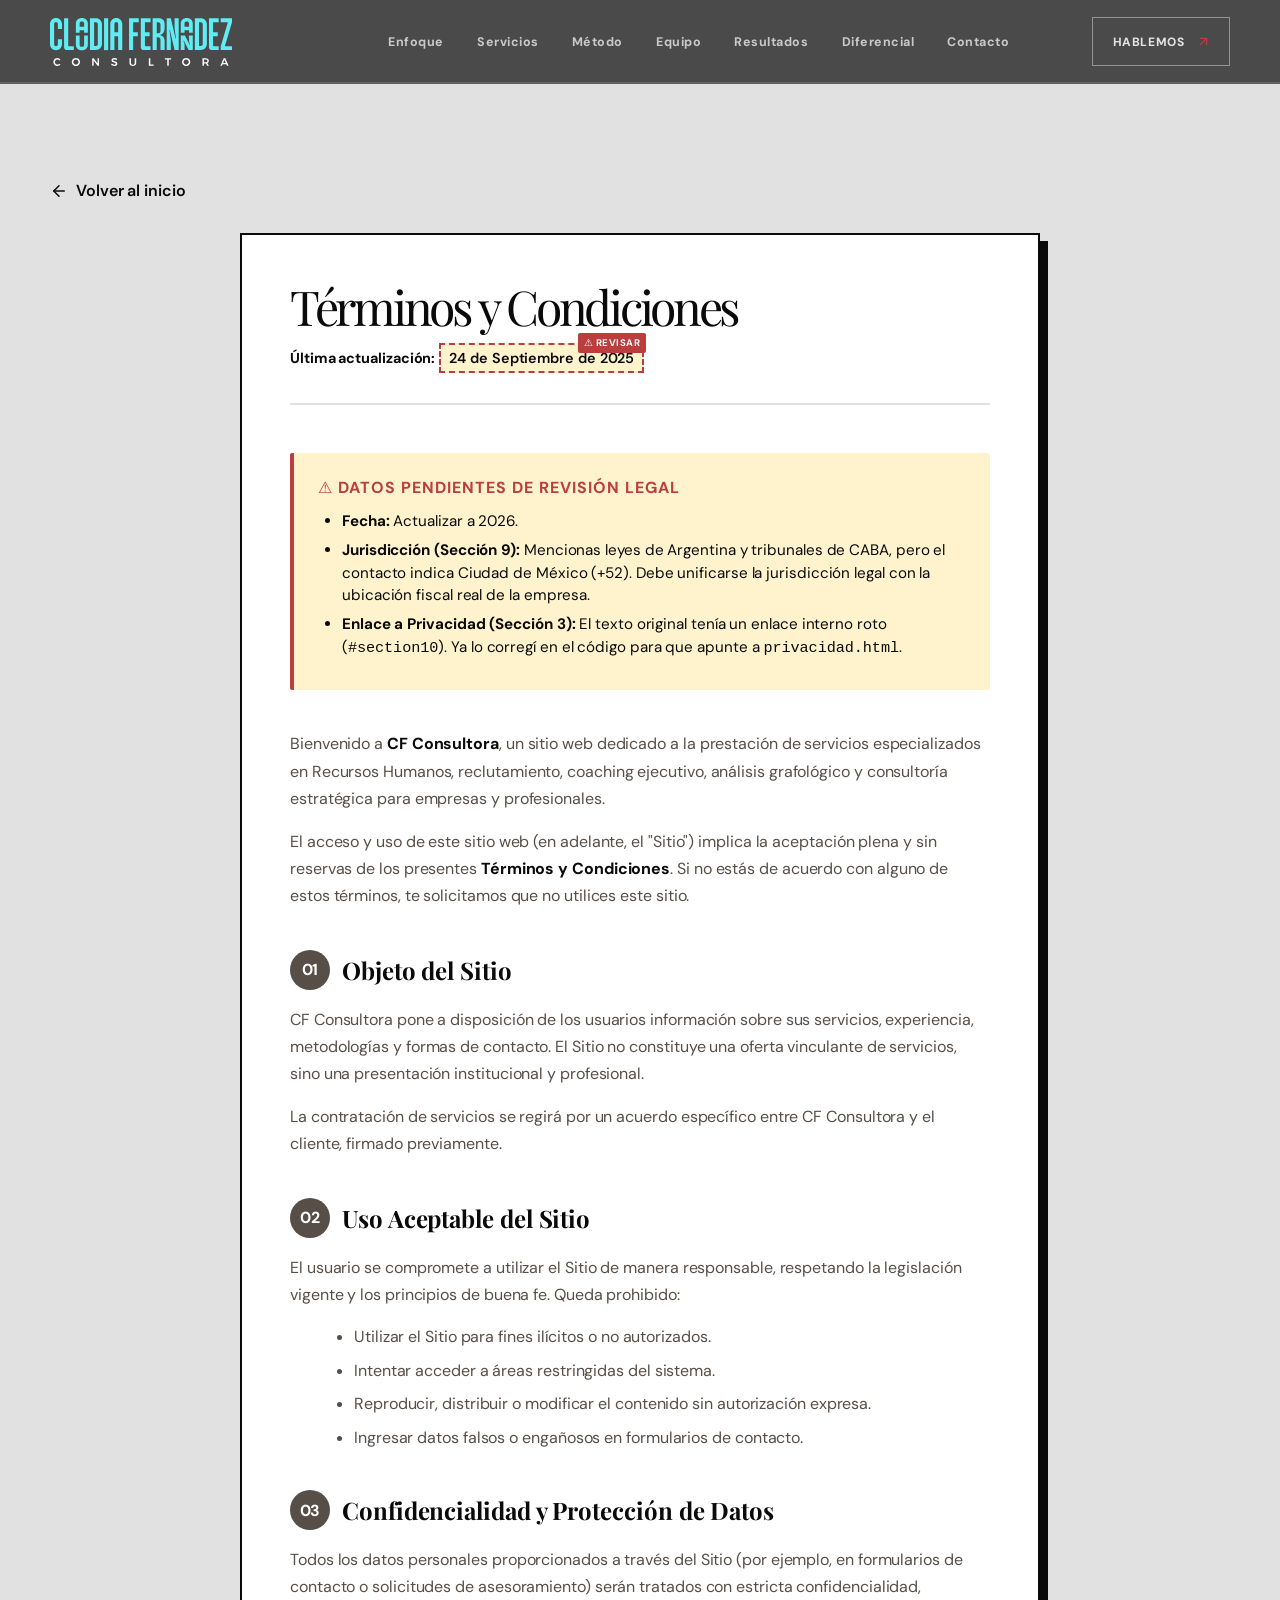
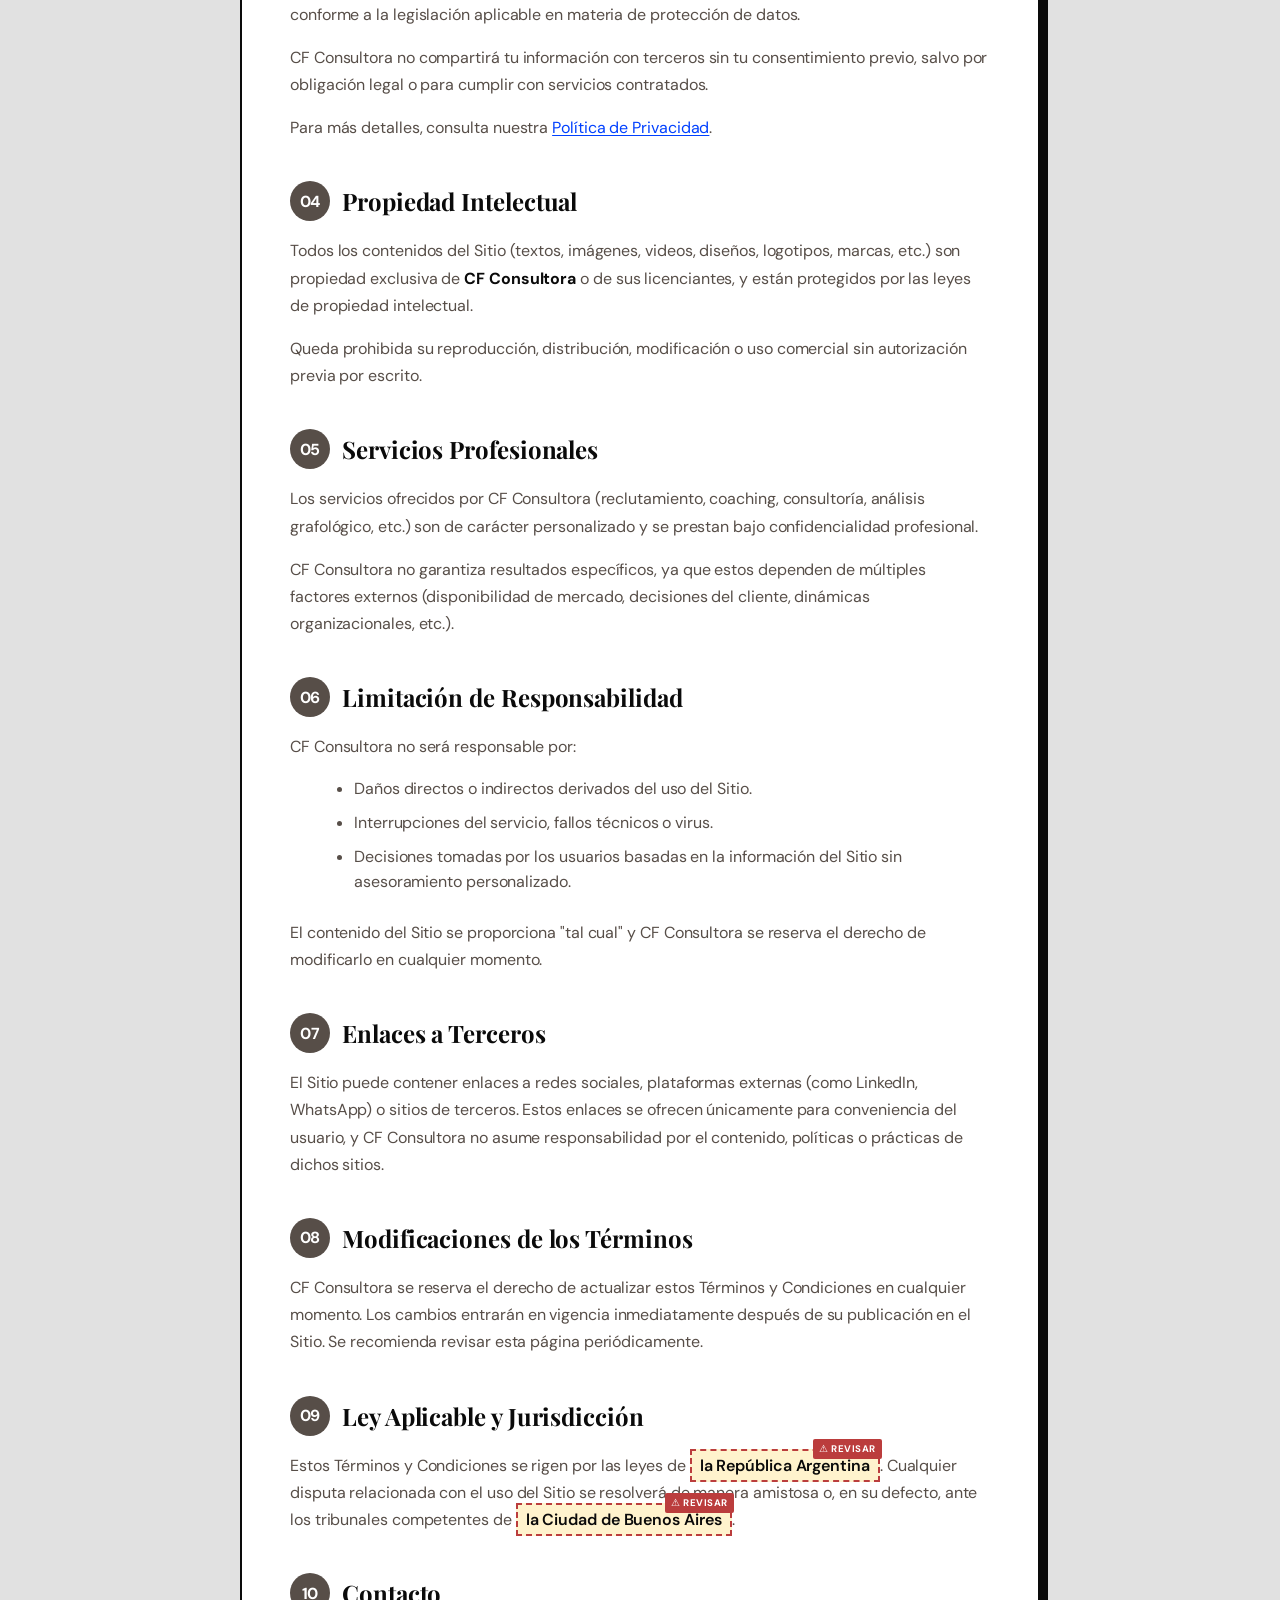
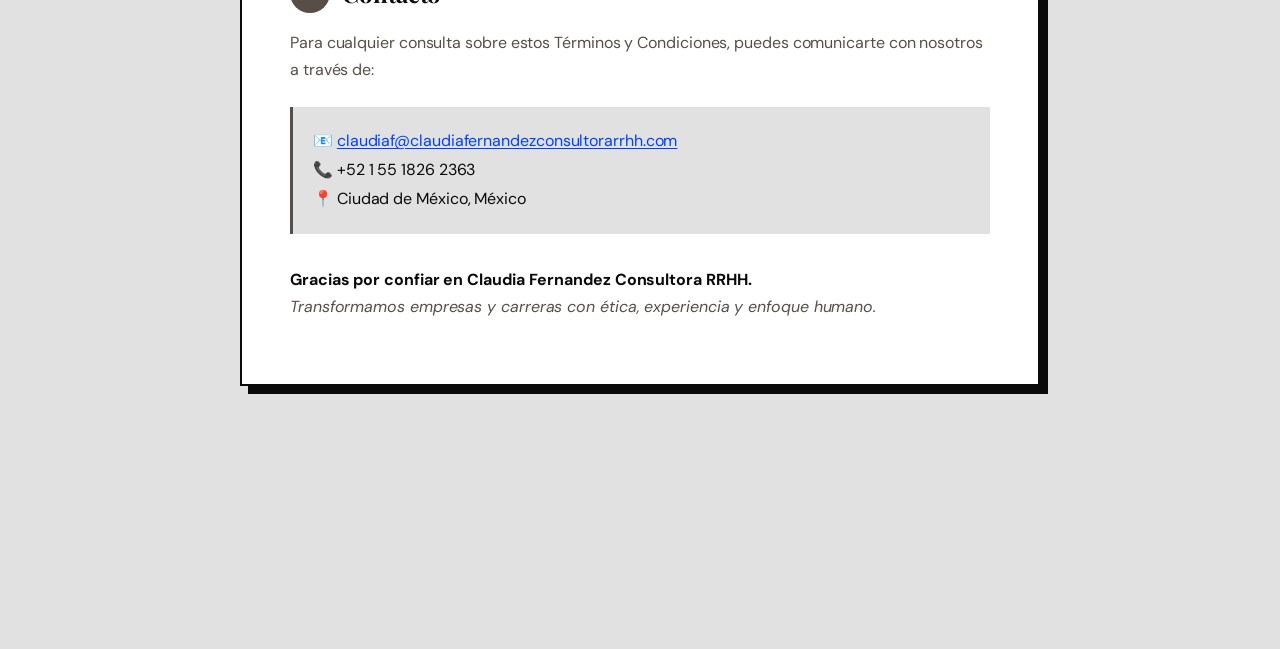
<file: terminos-condiciones.html>
<!DOCTYPE html>
<html lang="es">
<head>
  <meta charset="UTF-8">
  <meta name="viewport" content="width=device-width, initial-scale=1.0">
  <title>Términos y Condiciones | CF Consultora</title>
  <meta name="description" content="Términos y condiciones de uso del sitio web de CF Consultora.">
  <link rel="stylesheet" href="public/styles.css">
  <style>
    .legal-page {
      background: var(--light-grey);
      min-height: 100vh;
      padding: 6rem 0 4rem;
    }
    .legal-content {
      max-width: 800px;
      margin: 0 auto;
      padding: 3rem;
      background: white;
      border: 2px solid var(--almost-black);
      box-shadow: 8px 8px 0 var(--almost-black);
    }
    .legal-content h1 {
      font-family: var(--display);
      font-size: clamp(2rem, 5vw, 3rem);
      margin-bottom: 1rem;
      color: var(--almost-black);
    }
    .legal-content .last-updated {
      font-size: 0.9rem;
      color: var(--dark-grey);
      margin-bottom: 3rem;
      padding-bottom: 2rem;
      border-bottom: 2px solid var(--light-grey);
    }
    .legal-content h2 {
      font-family: var(--display);
      font-size: 1.5rem;
      margin: 2.5rem 0 1rem;
      color: var(--almost-black);
      display: flex;
      align-items: center;
      gap: 0.75rem;
    }
    /* Números en gris oscuro para diferenciar de las otras páginas legales */
    .legal-content h2::before {
      content: attr(data-number);
      display: inline-flex;
      align-items: center;
      justify-content: center;
      width: 40px;
      height: 40px;
      background: var(--dark-grey);
      color: white;
      font-family: var(--body);
      font-size: 1rem;
      font-weight: 700;
      border-radius: 50%;
      flex-shrink: 0;
    }
    .legal-content p {
      margin-bottom: 1rem;
      line-height: 1.7;
      color: var(--dark-grey);
    }
    .legal-content ul {
      margin: 1rem 0 1.5rem 1.5rem;
      color: var(--dark-grey);
    }
    .legal-content li {
      margin-bottom: 0.5rem;
      line-height: 1.6;
    }
    .legal-content strong {
      color: var(--almost-black);
      font-weight: 700;
    }
    .legal-content a {
      color: var(--dark-blue);
      text-decoration: underline;
      text-underline-offset: 2px;
    }
    .legal-content a:hover {
      color: var(--brutal-red);
    }
    
    /* 🎯 ESTILO PARA RESALTAR DATOS PENDIENTES DE REVISIÓN */
    .pending-review {
      position: relative;
      background: #fff3cd;
      border: 2px dashed var(--brutal-red);
      padding: 0.25rem 0.5rem;
      display: inline;
      font-weight: 600;
      color: var(--almost-black);
    }
    .pending-review::before {
      content: '⚠ REVISAR';
      position: absolute;
      top: -12px;
      right: -4px;
      background: var(--brutal-red);
      color: white;
      font-size: 0.6rem;
      font-weight: 700;
      padding: 2px 6px;
      border-radius: 2px;
      letter-spacing: 0.5px;
      font-family: var(--body);
      white-space: nowrap;
      z-index: 2;
    }

    /* Bloque de resumen de revisiones */
    .review-summary {
      background: #fff3cd;
      border-left: 4px solid var(--brutal-red);
      padding: 1.5rem;
      margin-bottom: 2.5rem;
      border-radius: 2px;
    }
    .review-summary h3 {
      font-family: var(--body);
      font-size: 1rem;
      margin-bottom: 0.75rem;
      color: var(--brutal-red);
      text-transform: uppercase;
      letter-spacing: 1px;
      display: flex;
      align-items: center;
      gap: 0.5rem;
    }
    .review-summary ul {
      margin: 0;
      padding-left: 1.5rem;
      color: var(--almost-black);
      font-size: 0.95rem;
    }
    .review-summary li {
      margin-bottom: 0.4rem;
      line-height: 1.5;
    }
    
    .back-link {
      display: inline-flex;
      align-items: center;
      gap: 0.5rem;
      margin-bottom: 2rem;
      color: var(--almost-black);
      text-decoration: none;
      font-weight: 600;
      transition: all 0.3s ease;
    }
    .back-link:hover {
      color: var(--dark-grey);
      gap: 0.75rem;
    }
    
    .legal-info-block {
      background: var(--light-grey);
      padding: 1.25rem;
      border-left: 3px solid var(--dark-grey);
      margin: 1.5rem 0;
      line-height: 1.8;
    }
    
    @media (max-width: 768px) {
      .legal-content {
        padding: 2rem 1.5rem;
        margin: 0 1rem;
      }
      .legal-content h2::before {
        width: 32px;
        height: 32px;
        font-size: 0.85rem;
      }
    }
  </style>
</head>
<body>
  <header class="site-header">
    <a aria-label="CF Consultora — inicio" class="brand" href="index.html">
      <img alt="" height="42" src="public/images/logo-head.svg" width="42"/>
      <span>
        <strong>CF</strong>
        <em>Consultora</em>
      </span>
    </a>
    <nav aria-label="Navegación principal" class="desktop-nav">
      <a href="index.html#enfoque">Enfoque</a>
      <a href="index.html#servicios">Servicios</a>
      <a href="index.html#metodo">Método</a>
      <a href="index.html#equipo">Equipo</a>
      <a href="index.html#resultados">Resultados</a>
      <a href="index.html#diferencial">Diferencial</a>
      <a href="index.html#contacto">Contacto</a>
    </nav>
    <div class="header-action">
      <a class="button button-dark" href="index.html#contacto">
        Hablemos
        <svg class="lucide lucide-arrow-up-right" fill="none" height="15" stroke="currentColor" stroke-linecap="round" stroke-linejoin="round" stroke-width="2" viewBox="0 0 24 24" width="15" xmlns="http://www.w3.org/2000/svg">
          <path d="M7 7h10v10"></path>
          <path d="M7 17 17 7"></path>
        </svg>
      </a>
    </div>
  </header>

  <main class="legal-page">
    <div class="content-wrap">
      <a href="index.html" class="back-link">
        <svg fill="none" height="18" stroke="currentColor" stroke-linecap="round" stroke-linejoin="round" stroke-width="2" viewBox="0 0 24 24" width="18" xmlns="http://www.w3.org/2000/svg">
          <path d="m12 19-7-7 7-7"></path>
          <path d="M19 12H5"></path>
        </svg>
        Volver al inicio
      </a>

      <div class="legal-content">
        <h1>Términos y Condiciones</h1>
        <p class="last-updated">
          <strong>Última actualización:</strong> 
          <span class="pending-review">24 de Septiembre de 2025</span>
        </p>

        <!-- 🎯 RESUMEN DE PUNTOS A REVISAR -->
        <div class="review-summary">
          <h3>⚠ Datos pendientes de revisión legal</h3>
          <ul>
            <li><strong>Fecha:</strong> Actualizar a 2026.</li>
            <li><strong>Jurisdicción (Sección 9):</strong> Mencionas leyes de Argentina y tribunales de CABA, pero el contacto indica Ciudad de México (+52). Debe unificarse la jurisdicción legal con la ubicación fiscal real de la empresa.</li>
            <li><strong>Enlace a Privacidad (Sección 3):</strong> El texto original tenía un enlace interno roto (<code>#section10</code>). Ya lo corregí en el código para que apunte a <code>privacidad.html</code>.</li>
          </ul>
        </div>

        <p>Bienvenido a <strong>CF Consultora</strong>, un sitio web dedicado a la prestación de servicios especializados en Recursos Humanos, reclutamiento, coaching ejecutivo, análisis grafológico y consultoría estratégica para empresas y profesionales.</p>
        
        <p>El acceso y uso de este sitio web (en adelante, el "Sitio") implica la aceptación plena y sin reservas de los presentes <strong>Términos y Condiciones</strong>. Si no estás de acuerdo con alguno de estos términos, te solicitamos que no utilices este sitio.</p>

        <h2 data-number="01">Objeto del Sitio</h2>
        <p>CF Consultora pone a disposición de los usuarios información sobre sus servicios, experiencia, metodologías y formas de contacto. El Sitio no constituye una oferta vinculante de servicios, sino una presentación institucional y profesional.</p>
        <p>La contratación de servicios se regirá por un acuerdo específico entre CF Consultora y el cliente, firmado previamente.</p>

        <h2 data-number="02">Uso Aceptable del Sitio</h2>
        <p>El usuario se compromete a utilizar el Sitio de manera responsable, respetando la legislación vigente y los principios de buena fe. Queda prohibido:</p>
        <ul>
          <li>Utilizar el Sitio para fines ilícitos o no autorizados.</li>
          <li>Intentar acceder a áreas restringidas del sistema.</li>
          <li>Reproducir, distribuir o modificar el contenido sin autorización expresa.</li>
          <li>Ingresar datos falsos o engañosos en formularios de contacto.</li>
        </ul>

        <h2 data-number="03">Confidencialidad y Protección de Datos</h2>
        <p>Todos los datos personales proporcionados a través del Sitio (por ejemplo, en formularios de contacto o solicitudes de asesoramiento) serán tratados con estricta confidencialidad, conforme a la legislación aplicable en materia de protección de datos.</p>
        <p>CF Consultora no compartirá tu información con terceros sin tu consentimiento previo, salvo por obligación legal o para cumplir con servicios contratados.</p>
        <p>Para más detalles, consulta nuestra <a href="privacidad.html">Política de Privacidad</a>.</p>

        <h2 data-number="04">Propiedad Intelectual</h2>
        <p>Todos los contenidos del Sitio (textos, imágenes, videos, diseños, logotipos, marcas, etc.) son propiedad exclusiva de <strong>CF Consultora</strong> o de sus licenciantes, y están protegidos por las leyes de propiedad intelectual.</p>
        <p>Queda prohibida su reproducción, distribución, modificación o uso comercial sin autorización previa por escrito.</p>

        <h2 data-number="05">Servicios Profesionales</h2>
        <p>Los servicios ofrecidos por CF Consultora (reclutamiento, coaching, consultoría, análisis grafológico, etc.) son de carácter personalizado y se prestan bajo confidencialidad profesional.</p>
        <p>CF Consultora no garantiza resultados específicos, ya que estos dependen de múltiples factores externos (disponibilidad de mercado, decisiones del cliente, dinámicas organizacionales, etc.).</p>

        <h2 data-number="06">Limitación de Responsabilidad</h2>
        <p>CF Consultora no será responsable por:</p>
        <ul>
          <li>Daños directos o indirectos derivados del uso del Sitio.</li>
          <li>Interrupciones del servicio, fallos técnicos o virus.</li>
          <li>Decisiones tomadas por los usuarios basadas en la información del Sitio sin asesoramiento personalizado.</li>
        </ul>
        <p>El contenido del Sitio se proporciona "tal cual" y CF Consultora se reserva el derecho de modificarlo en cualquier momento.</p>

        <h2 data-number="07">Enlaces a Terceros</h2>
        <p>El Sitio puede contener enlaces a redes sociales, plataformas externas (como LinkedIn, WhatsApp) o sitios de terceros. Estos enlaces se ofrecen únicamente para conveniencia del usuario, y CF Consultora no asume responsabilidad por el contenido, políticas o prácticas de dichos sitios.</p>

        <h2 data-number="08">Modificaciones de los Términos</h2>
        <p>CF Consultora se reserva el derecho de actualizar estos Términos y Condiciones en cualquier momento. Los cambios entrarán en vigencia inmediatamente después de su publicación en el Sitio. Se recomienda revisar esta página periódicamente.</p>

        <h2 data-number="09">Ley Aplicable y Jurisdicción</h2>
        <p>
          Estos Términos y Condiciones se rigen por las leyes de 
          <span class="pending-review">la República Argentina</span>. 
          Cualquier disputa relacionada con el uso del Sitio se resolverá de manera amistosa o, en su defecto, ante los tribunales competentes de 
          <span class="pending-review">la Ciudad de Buenos Aires</span>.
        </p>

        <h2 data-number="10">Contacto</h2>
        <p>Para cualquier consulta sobre estos Términos y Condiciones, puedes comunicarte con nosotros a través de:</p>
        
        <div class="legal-info-block">
          📧 <a href="mailto:claudiaf@claudiafernandezconsultorarrhh.com?subject=Contacto sobre Términos y Condiciones">claudiaf@claudiafernandezconsultorarrhh.com</a><br>
          📞 +52 1 55 1826 2363<br>
          📍 Ciudad de México, México
        </div>

        <p style="margin-top: 2rem;">
          <strong>Gracias por confiar en Claudia Fernandez Consultora RRHH.</strong><br>
          <em>Transformamos empresas y carreras con ética, experiencia y enfoque humano.</em>
        </p>
      </div>
    </div>
  </main>

  <footer class="site-footer" id="legales">
    <div class="content-wrap footer-top">
      <a aria-label="CF Consultora — inicio" class="brand footer-brand" href="index.html">
        <img alt="" height="42" src="public/images/logo.svg" width="42"/>
        <span>
          <strong>CF</strong>
          <em>Consultora</em>
        </span>
      </a>
      <p>Transformamos empresas y carreras con ética, experiencia y enfoque humano.</p>
      <div class="social-links">
        <a aria-label="LinkedIn de Claudia Fernández" href="https://www.linkedin.com/in/claudia-fernandez-1aa04a14/" rel="noreferrer" target="_blank">
          <svg class="lucide lucide-linkedin" fill="none" height="18" stroke="currentColor" stroke-linecap="round" stroke-linejoin="round" stroke-width="2" viewBox="0 0 24 24" width="18" xmlns="http://www.w3.org/2000/svg">
            <path d="M16 8a6 6 0 0 1 6 6v7h-4v-7a2 2 0 0 0-2-2 2 2 0 0 0-2 2v7h-4v-7a6 6 0 0 1 6-6z"></path>
            <rect height="12" width="4" x="2" y="9"></rect>
            <circle cx="4" cy="4" r="2"></circle>
          </svg>
        </a>
        <a aria-label="Instagram de CF Consultora" href="https://www.instagram.com/cfreclutandotalentos" rel="noreferrer" target="_blank">
          <svg class="lucide lucide-instagram" fill="none" height="18" stroke="currentColor" stroke-linecap="round" stroke-linejoin="round" stroke-width="2" viewBox="0 0 24 24" width="18" xmlns="http://www.w3.org/2000/svg">
            <rect height="20" rx="5" ry="5" width="20" x="2" y="2"></rect>
            <path d="M16 11.37A4 4 0 1 1 12.63 8 4 4 0 0 1 16 11.37z"></path>
            <line x1="17.5" x2="17.51" y1="6.5" y2="6.5"></line>
          </svg>
        </a>
        <a aria-label="WhatsApp de CF Consultora" href="https://wa.me/5215518262363" rel="noreferrer" target="_blank">
          <svg class="lucide lucide-message-circle" fill="none" height="18" stroke="currentColor" stroke-linecap="round" stroke-linejoin="round" stroke-width="2" viewBox="0 0 24 24" width="18" xmlns="http://www.w3.org/2000/svg">
            <path d="M7.9 20A9 9 0 1 0 4 16.1L2 22Z"></path>
          </svg>
        </a>
      </div>
    </div>
    <div class="content-wrap footer-bottom">
      <span>© 2026 CF Consultora</span>
      <span>Ciudad de México · América Latina</span>
      <div>
        <a href="aviso-legal.html">Aviso legal</a>
        <a href="privacidad.html">Privacidad</a>
        <a href="terminos-y-condiciones.html">Términos y condiciones</a>
      </div>
    </div>
  </footer>
</body>
</html>
</file>
<file: public/styles.css>
@import url("https://fonts.googleapis.com/css2?family=DM+Sans:wght@400;500;600;700;800&family=Playfair+Display:ital,wght@0,400;1,400&display=swap");

:root {
  --dark-blue: #0040ff;
  --light-blue: #5fecf3;
  --light: #eee;
  --darker: #353535;
/*
  --lighter: #111;
  --dark: #000;
  --primary: #c20807;
  --secondary: contrast-color(--primary);
*/
  --light-grey: #e1e1e1;
  --khaki: #cfc1b6;
  --dark-grey: #574e48;
  --brutal-red: #bb3d3d;
  --almost-black: #0a0a0a;
  --display: "Playfair Display", Georgia, "Times New Roman", serif;
  --body: "DM Sans", Arial, sans-serif;
  font-family: var(--body);
  color: var(--almost-black);
  background: var(--light-grey);
  font-synthesis: none;
  letter-spacing: -.005em;
  text-rendering: optimizeLegibility;
  scroll-behavior: smooth;
}

* { box-sizing: border-box; }
html { scroll-padding-top: 6rem; }
body { margin: 0; overflow-x: hidden; background: var(--light-grey); color: var(--almost-black); }
main{z-index: 5;position:relative}
a { color: inherit; text-decoration: none; }
button, a { -webkit-tap-highlight-color: transparent; }
button { font: inherit; }
img { display: block; max-width: 100%; }
::selection { background: var(--brutal-red); color: var(--light-grey); }

.skip-link {
  position: fixed;
  z-index: 100;
  top: -5rem;
  left: 1rem;
  padding: .75rem 1rem;
  border-radius: .3rem;
  background: var(--almost-black);
  color: var(--light-grey);
  transition: top .2s ease;
}
.skip-link:focus { top: 1rem; }
:focus-visible { outline: 2px solid var(--brutal-red); outline-offset: 4px; }
.site-shell { min-width: 320px; overflow: clip; }
.content-wrap { width: min(1180px, calc(100% - 3rem)); margin: 0 auto; }
.section-padding { padding: clamp(5.5rem, 10vw, 9.5rem); }
.reading-progress { position: fixed; inset: 0 0 auto; z-index: 80; height: 3px; pointer-events: none; }
.reading-progress span { display: block; height: 100%; background: var(--brutal-red); transition: width .12s linear; }

.site-header {
  position: sticky;
  top: 0;
  z-index: 50;
  display: flex;
  align-items: center;
  justify-content: space-between;
  width: 100%;
  min-height: 5.25rem;
  padding: 1rem max(1.5rem, calc((100vw - 1180px) / 2));
  border-bottom: 1px solid rgba(220, 220, 221, .12);
  color: var(--light-grey);
  background: rgba(10, 10, 10, 0.7); /* 65% de opacidad del negro original */  
}
.site-header::after { content: ""; position: absolute; inset: auto 0 0; height: 1px; background: rgba(220, 220, 221, .18); }
.brand { position: relative; z-index: 3; display: inline-flex; align-items: center; min-width: 123px; }
.brand img { width: 12rem; height: auto; max-height: 3rem; object-fit: contain; object-position: left center; }
.brand span { display: none; }
.desktop-nav { display: flex; gap: clamp(1.2rem, 2.6vw, 2.5rem); margin-left: 4rem; }
.desktop-nav a { position: relative; color: rgba(220, 220, 221, .88); font-size: .78rem; font-weight: 700; letter-spacing: .04em; transition: color .3s ease; }
.desktop-nav a:hover, .desktop-nav a:focus-visible, .header-contact:hover { color: var(--light-grey); }
.desktop-nav a::after { content: ""; position: absolute; right: 0; bottom: -.4rem; left: 0; height: 1px; background: var(--brutal-red); transform: scaleX(0); transform-origin: right; transition: transform .25s ease; }
.desktop-nav a:hover::after, .desktop-nav a:focus-visible::after { transform: scaleX(1); transform-origin: left; }
.header-action { display: flex; align-items: center; gap: 1.25rem; }
.header-contact { display: inline-flex; align-items: center; gap: .35rem; color: rgba(220, 220, 221, .88); font-size: .78rem; font-weight: 800; transition: color .3s ease; }
.header-contact svg { color: var(--brutal-red); }
.menu-toggle { display: none; position: relative; z-index: 60; border: 0; padding: .35rem; background: transparent; color: var(--light-grey); }
.mobile-nav { display: none; }

.hero { position: relative; min-height: min(760px, calc(100svh - 5.25rem)); padding: clamp(3.5rem, 7vw, 7rem) 0 4rem; background: var(--light-grey);}
.hero-grid { display: grid; grid-template-columns: minmax(0, 1fr) minmax(360px, 1fr); align-items: center; gap: 2rem; width: min(1260px, calc(100% - 2rem)); margin: 0 auto; }
.hero-copy { position: relative; z-index: 2; padding-bottom: 1.5rem; }
.hero-kicker, .eyebrow { display: flex; align-items: center; gap: .55rem; margin: 0 0 1.25rem; color: var(--dark-grey); font-size: .68rem; font-weight: 800; letter-spacing: .14em; line-height: 1.35; text-transform: uppercase; }
.kicker-dot { width: .42rem; height: .42rem; border-radius: 50%; background: var(--brutal-red); }
h1, h2, h3, p { margin-top: 0; }
h1, h2, h3 { text-wrap: balance; }
h1 { max-width: 620px; margin-bottom: 1.75rem; font:400 clamp(2.65rem, 2.85vw, 4.4rem)/.98 var(--display); letter-spacing: -.068em; }
h1 i, h2 i { color: var(--brutal-red); font-weight: 400; }
.hero-description { max-width: 510px; margin-bottom: 2.2rem; color: var(--dark-grey); font-size: clamp(.98rem, 1.15vw, 1.1rem); line-height: 1.55; }
.hero-actions { display: flex; align-items: center; flex-wrap: wrap; gap: 1.3rem 1.8rem; }
.button { display: inline-flex; align-items: center; justify-content: center; gap: .75rem; min-height: 3.1rem; padding: .85rem 1.1rem .85rem 1.25rem; border: 1px solid transparent; font-size: .75rem; font-weight: 800; letter-spacing: .05em; text-transform: uppercase; transition: transform .25s ease, box-shadow .25s ease, background-color .25s ease, border-color .25s ease, color .25s ease; }
.button svg { transition: transform .25s ease; stroke:var(--brutal-red)}
.button:hover { transform: translateY(-2px); box-shadow: 0 9px 20px rgba(29, 27, 28, .16); }
.button:hover svg { transform:rotate(45deg); }
.button-primary { background: var(--brutal-red); color: white; }
.button-primary:hover { background: var(--light); color: var(--almost-black); border-color: var(--brutal-red) }
.button-primary svg{stroke: white}
.button-primary:hover svg{stroke: red}
.button-secondary { border-color: var(--almost-black); color: var(--almost-black); }
.button-secondary:hover { background: var(--almost-black); color: var(--light); }
.button-dark { border-color: rgba(220, 220, 221, .5); color: var(--light-grey); }
.button-dark:hover { background: var(--light-grey); color: var(--almost-black); }
.quiet-link { display: inline-flex; align-items: center; gap: .5rem; border-bottom: 1px dotted var(--brutal-red); padding-bottom: .18rem; color: var(--dark-grey); font-size: .79rem; font-weight: 800; }
.quiet-link svg { transition: transform .25s ease; stroke: var(--dark-blue);animation: hey 1.8s ease-in-out infinite}
.quiet-link:hover svg { transform: translateX(4px); }
.hero-proof { display: flex; gap: 2.5rem; margin-top: clamp(2.4rem, 6vw, 5.5rem); }
.hero-proof > div { display: grid; gap: .25rem; max-width: 130px; }
.hero-proof strong { font: 400 1.95rem/.9 var(--display); letter-spacing: -.06em; }
.hero-proof span { color: var(--dark-grey); font-size: .68rem; line-height: 1.35; }
.hero-art { position: relative; min-height: 510px; padding: 1.5rem 0 2rem 1.5rem; }
.hero-art-frame { position: absolute; inset: 0; overflow: hidden; background: var(--khaki); }
.hero-art-frame::after { content: ""; position: absolute; inset: 0; background: linear-gradient(130deg, rgba(29, 27, 28, .12), transparent 55%); mix-blend-mode: multiply; pointer-events: none; }
.hero-art-frame img { width: 100%; height: 100%; object-fit: cover; object-position: 55% center; transition: transform .1s linear; }
.hero-art-note { position: absolute; right: 0; bottom: 0; display: flex; align-items: flex-end; gap: .9rem; width: min(260px, 76%); padding: 1.1rem 1.2rem; background: var(--almost-black); color: var(--light-grey); }
.hero-art-note span { color: var(--brutal-red); font: 400 2rem/.8 var(--display); }
.hero-art-note p { margin: 0; font-size: .68rem; line-height: 1.4; }
.scroll-cue { position: absolute; right: max(1.5rem, calc((100vw - 1180px) / 2)); bottom: 1.4rem; display: flex; align-items: center; gap: .5rem; color: var(--dark-grey); font-size: .58rem; font-weight: 800; letter-spacing: .13em; }
.scroll-cue svg { color: var(--brutal-red); animation: nudge 1.8s ease-in-out infinite; }

.section-heading { display: grid; grid-template-columns: 5rem minmax(0, 1fr) minmax(245px, .58fr); gap: 1.5rem 2.5rem; align-items: start; margin-bottom: clamp(3rem, 7vw, 6rem); }
.section-number { padding-top: .18rem; color: var(--brutal-red); font: 400 1.1rem/1 var(--display); }
.section-heading h2, .method-intro h2, .difference-copy h2, .contact h2 { margin: 0; font: 400 clamp(2.45rem, 4.5vw, 4.55rem)/.98 var(--display); letter-spacing: -.058em; }
.section-heading .eyebrow { margin-bottom: 1rem; }
.section-intro { margin: .25rem 0 0; color: var(--dark-grey); font-size: .97rem; line-height: 1.62; }


.glass{
backdrop-filter: blur(12px);
-webkit-backdrop-filter: blur(12px);
box-shadow: rgba(0, 0, 0, 0.2) 0px 5px 18px 4px;
transition: all 0.4s ease;
}

.glass:hover {
backdrop-filter: blur(20px);
-webkit-backdrop-filter: blur(20px);
box-shadow: rgba(0, 0, 0, 0.4) 0px 5px 18px 4px;
}
.audiences, .services, .contact { background: var(--light); color: var(--almost-black); }
.cases { background: var(--light-grey); color: var(--almost-black); }

#busquedas{
background-image:url('images/business-meeting-brainstorming.svg');
background-color: var(--light);
background-position: bottom center;
background-size: 50dvw;
background-repeat:no-repeat;
padding-bottom:22%;
}

/* =========================================
   LISTA DE PUESTOS EN BÚSQUEDAS ACTIVAS
   ========================================= */
.search-positions {
  list-style: none;
  padding: 0;
  margin: 1.5rem 0;
  border-top: 1px solid rgba(0, 0, 0, 0.1);
}

.search-positions li {
  padding: 0.75rem 0;
  border-bottom: 1px solid rgba(0, 0, 0, 0.08);
  font-size: 0.95rem;
  display: flex;
  align-items: center;
  gap: 0.75rem;
}

.search-positions li::before {
  content: "";
  width: 6px;
  height: 6px;
  background: var(--brutal-red);
  flex-shrink: 0;
}

.search-positions li:last-child {
  border-bottom: none;
}

.audience-grid { display: grid; grid-template-columns: 1fr 1fr; gap: 1rem; }
.audience-card { position: relative; min-height: 360px; padding: clamp(1.8rem, 4vw, 3rem); overflow: hidden; border: 1px solid rgba(29, 27, 28, .2); transition: transform .35s cubic-bezier(.2,.75,.25,1), box-shadow .35s ease; }
.audience-card:hover { transform: translateY(-7px); box-shadow: 0 20px 35px rgba(29, 27, 28, .14); }
.audience-card::after { content: ""; position: absolute; right: -3rem; bottom: -4.5rem; width: 15rem; height: 15rem; border: 1px solid currentColor; border-radius: 50%; opacity: .19; }
.audience-card-business { background: var(--khaki); }
.audience-card-career { background: var(--darker); color: var(--light-grey); }
.audience-card-career .card-link svg { stroke: var(--brutal-red);}
.audience-icon { display: grid; width: 3.5rem; height: 3.5rem; place-items: center; margin-bottom: clamp(2rem, 5vw, 4.4rem); border: 1px solid currentColor; border-radius: 50%; }
.audience-card h3 { max-width: 440px; margin-bottom: 1rem; font: 400 clamp(2rem, 3vw, 3rem)/1.01 var(--display); letter-spacing: -.05em; }
.audience-card p { position: relative; z-index: 1; max-width: 440px; margin-bottom: 1.8rem; color: currentColor; font-size: .95rem; line-height: 1.6; opacity: .77; }
.card-link { position: relative; z-index: 1; display: inline-flex; align-items: center; gap: .55rem; border-bottom: 1px dotted currentColor; padding-bottom: .25rem; font-size: .75rem; font-weight: 800; }
.card-link svg { stroke: var(--brutal-red);transition: transform .25s ease; animation: hey 1.8s ease-in-out infinite}
.card-link:hover svg { transform: translateX(5px); }

.statement-band { position: relative; isolation: isolate; overflow: hidden; padding: clamp(3.8rem, 7vw, 6rem) 0; background-color: var(--khaki); background-image: linear-gradient(90deg, var(--dark-blue), var(--light-blue)), url(images/hero-editorial.webp); background-position: center, center calc(50% + var(--statement-shift, 0px)); background-size: cover, cover; background-repeat: no-repeat; }
.statement-band:before{
transform:skewX(-8deg)
}
.statement-band > * { position: relative; z-index: 1; }
.statement-content { display: grid; grid-template-columns: 6rem minmax(0, 800px); column-gap: 1rem; }
.statement-content > svg { stroke: var(--light); }
.statement-content p { grid-column: 2; margin: 0; font: 400 clamp(2rem, 3.5vw, 3.5rem)/1.06 var(--display); letter-spacing: -.05em; }
.statement-content p span { color: var(--light-grey); }
.statement-content small { grid-column: 2; margin-top: 1.4rem; color: var(--light-grey); font-size: .63rem; font-weight: 800; letter-spacing: .15em; }

.services-list { border-top: 1px solid rgba(29, 27, 28, .2); }
.service-row { display: grid; grid-template-columns: 4.5rem minmax(220px, .84fr) minmax(260px, 1.1fr) 2.5rem; gap: 1.5rem; align-items: center; min-height: 150px; padding: 1.5rem 0; border-bottom: 1px solid rgba(29, 27, 28, .2); transition: padding .3s ease, color .3s ease; }
.service-row:hover { padding-right: .65rem; color: var(--dark-grey); }
.service-number { color: var(--brutal-red); font: 400 1rem var(--display); }
.service-tag { display: inline-block; margin-bottom: .55rem; color: var(--dark-grey); font-size: .58rem; font-weight: 800; letter-spacing: .12em; }
.service-main h3 { margin: 0; font: 400 clamp(1.55rem, 2.4vw, 2.25rem)/1.02 var(--display); letter-spacing: -.045em; }
.service-row > p { margin: 0; color: var(--dark-grey); font-size: .91rem; line-height: 1.58; }
.service-arrow { display: grid; width: 2.4rem; height: 2.4rem; place-items: center; border: 1px solid rgba(29, 27, 28, .2); border-radius: 50%; transition: background-color .25s ease, border-color .25s ease, color .25s ease, transform .25s ease; }
.service-row:hover .service-arrow { border-color: var(--brutal-red); background: var(--brutal-red); color: var(--light-grey); transform: rotate(45deg); }

.hero, .method, .experience { background: var(--light-grey); color: var(--almost-black); }


.method-layout { display: grid; grid-template-columns: minmax(270px, .78fr) minmax(500px, 1.22fr); gap: clamp(3rem, 8vw, 10rem); }
.method-intro { position: sticky; top: 8rem; align-self: start; }
.method-intro h2 { margin-bottom: 1.35rem; }
.method-intro > p, .method-steps p { max-width: 500px; margin: 0; color: var(--dark-grey); font-size: .95rem; line-height: 1.62; }
.method-intro > p { max-width: 370px; margin-bottom: 2rem; }
.method-steps { padding: 0; margin: 0; list-style: none; border-top: 1px solid rgba(29, 27, 28, .2); }
.method-steps li { display: grid; grid-template-columns: 4rem 1fr; gap: 1.2rem; padding: 2.2rem 0; border-bottom: 1px solid rgba(29, 27, 28, .2); }
.method-steps li > span { color: var(--brutal-red); font: 400 1rem var(--display); }
.method-steps h3 { margin-bottom: .55rem; font: 400 clamp(1.5rem, 2.4vw, 2.05rem)/1 var(--display); letter-spacing: -.04em; }

.metrics-grid { display: grid; grid-template-columns: repeat(4, 1fr); margin-bottom: clamp(4rem, 8vw, 7.5rem); border-top: 1px solid rgba(29, 27, 28, .2); border-bottom: 1px solid rgba(29, 27, 28, .2); }
.metric { display: grid; gap: .55rem; min-height: 190px; text-align:center;padding: 1.7rem; border-right: 1px solid rgba(29, 27, 28, .2); }
.metric:first-child { padding-left: 0; }
.metric:last-child { border-right: 0; }
.metric strong { color: var(--brutal-red); font: 400 clamp(3rem, 5vw, 5.3rem)/.85 var(--display); letter-spacing: -.08em; }
.metric span { color: var(--dark-grey); font-size: .85rem; line-height: 1.3; }
.team-grid { display: grid; grid-template-columns: 1fr 1fr; gap: 1rem; }
.profile-card { min-height: 500px; padding: clamp(1.7rem, 3.6vw, 3rem); border: 1px solid rgba(29, 27, 28, .2); overflow:hidden; color: var(--almost-black);transition:transform .35s cubic-bezier(.2,.75,.25,1), box-shadow .35s ease }
.profile-card:hover { transform: translateY(-10px); box-shadow: 0 20px 35px rgba(29, 27, 28, .14); transition:all .4s ease;backdrop-filter:opacity(0.5)}
.profile-card::after { content: ""; position: absolute; right: -3rem; bottom: -4.5rem; width: 15rem; height: 15rem; border: 1px solid currentColor; border-radius: 50%; opacity: .19; z-index:-1 }

.claudia-card { background: var(--khaki); }
.marcela-card { background: var(--light-grey); }

.profile-portrait { display: block; width: 100%; aspect-ratio: 4 / 3; margin-bottom: clamp(1.8rem, 3vw, 2.8rem); border-radius: .35rem; object-fit: cover; object-position: center 20%; filter: saturate(.82) contrast(1.04); }
.profile-portrait.portrait-claudia { object-position: center 17%; }
.profile-portrait.portrait-marcela { object-position: center 16%; }
.profile-topline { display: flex; align-items: center; justify-content: space-between; margin-bottom: clamp(2.5rem, 7vw, 6rem); color: var(--dark-grey); font-size: .59rem; font-weight: 800; letter-spacing: .13em; }
.profile-card h3 { margin-bottom: .9rem; font: 400 clamp(2.2rem, 3vw, 3.35rem)/1 var(--display); letter-spacing: -.06em; }
.profile-role { color: var(--dark-grey); font-size: .72rem; font-weight: 800; letter-spacing: .035em; }
.profile-card > p:not(.profile-role) { max-width: 580px; margin: 1.5rem 0; color: var(--dark-grey); font-size: .94rem; line-height: 1.62; }
details { border-top: 1px solid rgba(29, 27, 28, .2); }
summary { display: flex; align-items: center; justify-content: space-between; padding: 1rem 0; cursor: pointer; font-size: .78rem; font-weight: 800; list-style: none; }
summary::-webkit-details-marker { display: none; }
details[open] summary svg { transform: rotate(180deg); }
details ul { display: grid; gap: .65rem; padding: 0 0 1.2rem; margin: 0; list-style: none; }
details li { display: flex; gap: .5rem; align-items: flex-start; color: var(--dark-grey); font-size: .78rem; line-height: 1.4; }
details li svg, .profile-note svg { flex: 0 0 auto; color: var(--brutal-red); }
.profile-note { display: flex; gap: .65rem; align-items: flex-start; max-width: 380px; margin-top: 2rem; padding-top: 1.2rem; border-top: 1px solid rgba(29, 27, 28, .2); color: var(--dark-grey); font-size: .83rem; line-height: 1.5; }

.cases .section-heading h2 i { color: var(--brutal-red); }
.cases .section-intro, .case-row > p { color: var(--dark-grey); }
.case-list { border-top: 1px solid rgba(29, 27, 28, .2); }
.case-row { position: relative; isolation: isolate; display: grid; grid-template-columns: minmax(180px, .78fr) minmax(280px, 1.35fr) 2.4rem; gap: 2rem; align-items: center; min-height: 7.5rem; overflow: hidden; padding: 1.65rem 0; border-bottom: 1px solid rgba(29, 27, 28, .2); transition: padding .45s cubic-bezier(.2,.75,.25,1), border-color .3s ease; }
.case-row::before { content: ""; position: absolute; z-index: -1; inset: 0 auto 0 0; width: 50%; pointer-events: none; }
.case-logo {display:none}
.case-row > div, .case-row > p, .case-row > .case-index { position: relative; z-index: 1; }
.case-row > div { display: grid; grid-column: 1; gap: .35rem; align-content: center; }
.case-category { margin-bottom: .1rem; color: var(--brutal-red); font-size: .58rem; font-weight: 800; letter-spacing: .13em; text-transform: uppercase; }
.case-row h3 { margin: 0; color: var(--almost-black); font: 400 clamp(1.45rem, 2.3vw, 2.15rem)/1 var(--display); letter-spacing: -.04em; }
.case-row > p { grid-column: 2; margin: 0; font-size: .89rem; line-height: 1.56; }
.case-index { grid-column: 3; color: var(--brutal-red); font: 400 1.05rem var(--display); text-align: right; }
.case-row:hover { padding: 2.55rem 0; }
.case-row:hover .case-logo { width: 58%; opacity: .82; filter: grayscale(0) contrast(1.05); transform: scale(1.03); }

.difference-layout { display: grid; grid-template-columns: minmax(300px, .9fr) minmax(450px, 1.1fr); gap: clamp(3rem, 9vw, 10rem); }
.difference-copy { position: sticky; top: 8rem; align-self: start; }
.difference-copy h2 { margin-bottom: 0; }
.difference-list article { display: grid; grid-template-columns: 3.2rem 1fr; gap: 1.1rem; padding: 1.8rem 0; border-bottom: 1px solid rgba(29, 27, 28, .2); transition: background-color .3s ease, padding .3s ease; }
.difference-list article > svg { color: var(--brutal-red); }
.difference-list h3 { margin-bottom: .5rem; font: 400 1.65rem/1 var(--display); letter-spacing: -.04em; }
.difference-list p { margin: 0; color: var(--dark-grey); font-size: .9rem; line-height: 1.6; }

.contact { background-image:url(images/parallax-bg-01.webp);background-attachment:fixed;background-position: center; }
.experience {
background:var(--light);
background-image:url('images/pexels-karola-g-4709466.webp');
background-repeat:no-repeat;
background-size:cover;
}
.contact-card {
position: relative;
display: grid;
grid-template-columns: 1.1fr .9fr;
gap: clamp(2.5rem, 6vw, 7rem);
padding: clamp(2.4rem, 6vw, 5.5rem);
background-color: var(--almost-black);
color: var(--light-grey);
}
.contact-card h2 i {color:var(--light-blue)}
.contact h2 { max-width: 700px; margin-bottom: 1.3rem; color: var(--light)}
.contact-copy > p { max-width: 610px; margin-bottom: 2rem; color: rgba(220, 220, 221, .76); font-size: .96rem; line-height: 1.6; }
.contact-actions { position: relative; z-index: 2; display: flex; flex-wrap: wrap; gap: .8rem; }
.contact-channels { position: relative; z-index: 2; align-self: center; }
.contact-channels a { display: grid; grid-template-columns: 1.5rem 1fr 1.3rem; gap: .75rem; align-items: center; padding: 1.15rem 0; border-top: 1px solid rgba(220, 220, 221, .22); transition: padding .25s ease, color .25s ease; }
.contact-channels a:last-child { border-bottom: 1px solid rgba(220, 220, 221, .22); }
.contact-channels a:hover { padding-left: .45rem; color: var(--khaki); transition: all .3s ease, color .3s ease }
.contact-channels a:hover svg:last-child{ transform: rotate(45deg) }
.contact-channels span { overflow-wrap: anywhere; font-size: .76rem; font-weight: 700; }
.contact-channels small { display: block; margin-bottom: .22rem; color: var(--light-blue); font-size: .56rem; font-weight: 800; letter-spacing: .13em; }
.contact-channels > a > svg:last-child { justify-self: end; }

.site-footer { background: var(--almost-black); color: var(--light-grey); position:sticky;bottom:0;}
.footer-top { display: grid; grid-template-columns: 9rem 1fr auto; gap: 2rem; align-items: center; padding: 3rem 0; }
.footer-top > p { margin: 0; color: rgba(220, 220, 221, .64); font-size: .8rem; line-height: 1.5; text-align: center;}
.social-links { display: flex; gap: .55rem; }
.social-links a { display: grid; width: 2.5rem; height: 2.5rem; place-items: center; border: 1px solid rgba(220, 220, 221, .24); border-radius: 50%; color: rgba(220, 220, 221, .88); transition: color .2s ease, background-color .2s ease, transform .2s ease; }
.social-links a:hover { background: var(--brutal-red); color: var(--light-grey); transform: translateY(-2px); }
.footer-bottom { display: grid; grid-template-columns: 1fr 1fr auto; gap: 1rem; padding: 1.3rem 0 1.8rem; border-top: 1px solid rgba(220, 220, 221, .16); color: rgba(220, 220, 221, .64); font-size: .64rem; }
.footer-bottom > div { display: flex; justify-content: flex-end; gap: 1.2rem; }
.footer-bottom a { transition: color .25s ease; }
.footer-bottom a:hover { color: var(--khaki); }

@keyframes nudge { 0%, 100% { transform: translateY(0); } 50% { transform: translateY(5px); } }
@keyframes hey { 0%, 100% { transform: translateY(0); } 50% { transform: translateX(5px); } }
@keyframes reveal-on-scroll { from { opacity: 0; transform: translateY(28px); } to { opacity: 1; transform: translateY(0); } }
.reveal { animation: reveal-on-scroll ease-in-out both; animation-timeline: view(); animation-range: entry 0% cover 32%; }


@media (max-width: 920px) {
  .desktop-nav, .header-contact { display: none; }
  .menu-toggle { display: grid; place-items: center; }
  .mobile-nav { position: fixed; inset: 0; z-index: 40; display: block; width: 100%; height: 100dvh; max-height: 100dvh; margin-top:4.7rem;padding: 1rem 1.5rem 2rem; overflow-y: auto; overscroll-behavior: contain; -webkit-overflow-scrolling: touch; touch-action: pan-y; visibility: hidden; opacity: 0; background: var(--almost-black); color: var(--light-grey); transition: opacity .25s ease, visibility .25s ease; }
  .mobile-nav.is-open { visibility: visible; opacity: 1; }
  .mobile-nav-inner { display: grid; width: min(520px, 100%); min-height: min-content; margin: 0 auto; gap: .35rem; }
  .mobile-nav-inner .eyebrow { margin-bottom: 1rem; }
  .mobile-nav-inner > a:not(.button) { display: flex; align-items: center; justify-content: space-between; min-height: 3.6rem; padding: .75rem 0; border-bottom: 1px solid rgba(220, 220, 221, .2); font: 400 clamp(1.45rem, 6.5vw, 2.35rem)/1.05 var(--display); letter-spacing: -.05em; }
  .mobile-nav-inner .button { margin-top: 1.5rem; justify-self: start; }
  .menu-toggle[aria-expanded="true"] svg { display: none; }
  .menu-toggle[aria-expanded="true"]::after { content: "×"; display: block; font: 400 2.1rem/1 Arial, sans-serif; }
  body.menu-open { overflow: hidden; overscroll-behavior: none; }
  .hero-grid { grid-template-columns: 1fr; gap: 2rem; }
  .hero-art { width: min(600px, calc(100% - 1rem)); min-height: 440px; margin: 0 auto; }
  .section-heading { grid-template-columns: 3.2rem 1fr; }
  .section-intro { grid-column: 2; max-width: 570px; }
  .method-layout, .difference-layout { grid-template-columns: 1fr; gap: 3.5rem; }
  .method-intro, .difference-copy { position: static; }
  .metrics-grid { grid-template-columns: repeat(2, 1fr); }
  .metric:nth-child(2) { border-right: 0; }
  .metric:nth-child(1), .metric:nth-child(2) { border-bottom: 1px solid rgba(29, 27, 28, .2); }
  .metric:nth-child(odd) { padding-left: 0; }
  .team-grid, .contact-card { grid-template-columns: 1fr; }
  .contact-channels { max-width: 600px; }
  .case-row { grid-template-columns: minmax(150px, .8fr) minmax(200px, 1.2fr) 2rem; gap: 1rem; }
  #busqueda{background-size: 75%;padding-bottom:33%}
}

@media (max-width: 640px) {
  html { scroll-padding-top: 5rem; }
  .content-wrap, .hero-grid { width: min(100% - 2rem, 1180px); }
  .site-header { min-height: 4.6rem; padding: .75rem 1rem; }
  .brand img { width: 9rem; max-height: 2.25rem; }
  .mobile-nav { padding: 1.1rem 1.25rem 1.5rem; }
  .mobile-nav-inner > a:not(.button) { min-height: 3.35rem; font-size: clamp(1.35rem, 7vw, 2rem); }
  .hero { min-height: auto; padding-top: 3.25rem; }
  .hero-description { font-size: 1rem; }
  .hero-proof { gap: 1.4rem; margin-top: 2.6rem; }
  .hero-art { min-height: 360px; padding-left: .8rem; }
  .hero-art-frame { right: 0; }
  .hero-art-note { right: 0; width: 78%; }
  .scroll-cue { position: relative; right: auto; bottom: auto; justify-content: center; width: 100%; margin-top: 2.25rem; }
  .section-padding { padding: 4.8rem 0; }
  .section-heading { grid-template-columns: 1fr; gap: .7rem; margin-bottom: 3rem; }
  .section-number { order: -1; }
  .section-intro { grid-column: auto; margin-top: .2rem; }
  .audience-grid, .team-grid { grid-template-columns: 1fr; }
  .audience-card { min-height: 315px; }
  .contact.section-padding{padding:6rem 1.5rem}
  .statement-content { grid-template-columns: 2.4rem 1fr; }
  .statement-content > svg { width: 27px; }
  .service-row { grid-template-columns: 2.3rem 1fr 2.1rem; gap: .8rem; align-items: start; min-height: 0; padding: 1.45rem 0; }
  .service-main { grid-column: 2; }
  .service-row > p { grid-column: 2 / 4; }
  .service-arrow { grid-column: 3; grid-row: 1 / 3; }
  .method-steps li { grid-template-columns: 2.8rem 1fr; }
  .metrics-grid { margin-bottom: 4.5rem; }
  .metric { min-height: 140px; padding: 1.15rem .85rem; }
  .metric strong { font-size: 3.2rem; }
  .profile-card { min-height: 0; }
  .case-row { grid-template-columns: 1fr 1.6rem; min-height: 8rem; gap: .75rem; }
  .case-logo { width: 55%; padding-right: 1rem; }
  .case-row > div { grid-column: 1; }
  .case-row > p { grid-column: 1 / 3; }
  .case-index { grid-column: 2; grid-row: 1; }
  .case-row:hover { padding-block: 2.2rem; }
  .case-row:hover .case-logo { width: 64%; }
  #busqueda{background-size: 75%; padding-bottom:33%}
  .difference-list article { grid-template-columns: 2.6rem 1fr; }
  .contact-card { width: 100%; padding: 2.3rem 1.25rem; }
  .contact-actions { align-items: stretch; flex-direction: column; }
  .contact-actions .button { width: 100%; }
  .footer-top { grid-template-columns: 1fr auto; gap: 1.6rem; }
  .footer-top > p { grid-column: 1 / 3; grid-row: 2; }
  .footer-bottom { grid-template-columns: 1fr; }
  .footer-bottom > div { justify-content: flex-start; flex-wrap: wrap; gap: .75rem 1.1rem; }
}
</file>
